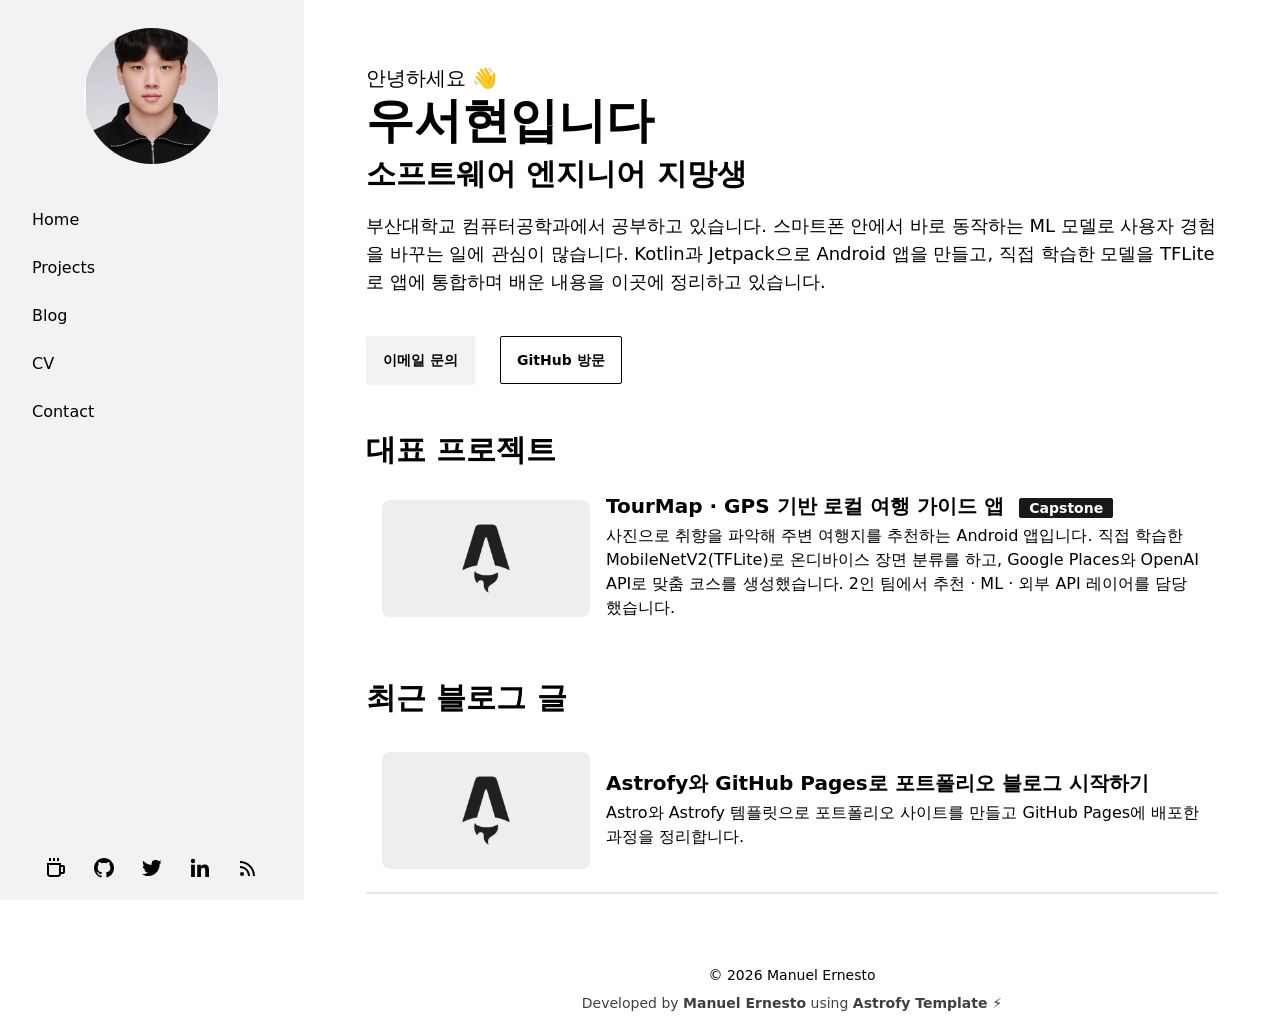
<file: index.html>
<!DOCTYPE html><html lang="en" data-theme="lofi"> <head><!-- Global Metadata --><meta charset="utf-8"><meta name="viewport" content="width=device-width,initial-scale=1"><link rel="icon" type="image/svg+xml" href="/favicon.svg"><meta name="generator" content="Astro v4.16.19"><!-- Primary Meta Tags --><title>우서현 | 소프트웨어 엔지니어 포트폴리오</title><meta name="title" content="우서현 | 소프트웨어 엔지니어 포트폴리오"><meta name="description" content="우서현의 자기소개서, 이력서(CV), 프로젝트 포트폴리오 및 기술 블로그입니다."><!-- Open Graph / Facebook --><meta property="og:type" content="website"><meta property="og:url" content="https://woosh1127.github.io/"><meta property="og:title" content="우서현 | 소프트웨어 엔지니어 포트폴리오"><meta property="og:description" content="우서현의 자기소개서, 이력서(CV), 프로젝트 포트폴리오 및 기술 블로그입니다."><meta property="og:image" content="https://woosh1127.github.io/social_img.webp"><!-- Twitter --><meta property="twitter:card" content="summary_large_image"><meta property="twitter:url" content="https://woosh1127.github.io/"><meta property="twitter:title" content="우서현 | 소프트웨어 엔지니어 포트폴리오"><meta property="twitter:description" content="우서현의 자기소개서, 이력서(CV), 프로젝트 포트폴리오 및 기술 블로그입니다."><meta property="twitter:image" content="https://woosh1127.github.io/social_img.webp"><meta name="astro-view-transitions-enabled" content="true"><meta name="astro-view-transitions-fallback" content="animate"><link rel="stylesheet" href="/_astro/_page_.CfmR9Rvj.css">
<style>.time-line-container>div:last-child .education__time>.education__line{display:none}.astro-route-announcer{position:absolute;left:0;top:0;clip:rect(0 0 0 0);clip-path:inset(50%);overflow:hidden;white-space:nowrap;width:1px;height:1px}
</style><script type="module" src="/_astro/hoisted.CCwx9WFb.js"></script></head> <body> <div class="bg-base-100 drawer lg:drawer-open"> <input id="my-drawer" type="checkbox" class="drawer-toggle"> <div class="drawer-content bg-base-100"> <div class="sticky lg:hidden top-0 z-30 flex h-16 w-full justify-center bg-opacity-90 backdrop-blur transition-all duration-100 bg-base-100 text-base-content shadow-sm"> <div class="navbar"> <div class="navbar-start"> <label for="my-drawer" class="btn btn-square btn-ghost"> <svg xmlns="http://www.w3.org/2000/svg" fill="none" viewBox="0 0 24 24" class="inline-block w-5 h-5 stroke-current"><path stroke-linecap="round" stroke-linejoin="round" stroke-width="2" d="M4 6h16M4 12h16M4 18h16"></path> </svg> </label> </div> <div class="navbar-center"> <a class="btn btn-ghost normal-case text-xl" href="/">Manuel Ernesto ⚡️</a> </div> <div class="navbar-end"></div> </div> </div> <div class="md:flex md:justify-center"> <main class="p-6 pt-10 lg:max-w-[900px] max-w-[100vw]">  <div class="pb-12 mt-5"> <div class="text-xl py-1">안녕하세요 👋</div> <div class="text-5xl font-bold">우서현입니다</div> <div class="text-3xl py-3 font-bold">소프트웨어 엔지니어 지망생</div> <div class="py-2"> <text class="text-lg">
부산대학교 컴퓨터공학과에서 공부하고 있습니다.
        스마트폰 안에서 바로 동작하는 ML 모델로 사용자 경험을 바꾸는 일에 관심이 많습니다.
        Kotlin과 Jetpack으로 Android 앱을 만들고, 직접 학습한 모델을 TFLite로 앱에 통합하며 배운 내용을 이곳에 정리하고 있습니다.
</text> </div> <div class="mt-8"> <a class="btn" href="mailto:woosh1127@gmail.com" target="_blank">이메일 문의</a> <a href="https://github.com/woosh1127" target="_blank" class="btn btn-outline ml-5">
GitHub 방문
</a> </div> </div> <div> <div class="text-3xl w-full font-bold mb-2">대표 프로젝트</div> </div> <div class="rounded-lg bg-base-100 hover:shadow-xl transition ease-in-out hover:scale-[102%]"> <a href="/projects" target="_blank"> <div class="hero-content flex-col md:flex-row"> <img src="/post_img.webp" alt="TourMap · GPS 기반 로컬 여행 가이드 앱" class="max-w-full md:max-w-[13rem] rounded-lg" width="750" height="422" loading="lazy" decoding="async"> <div class="grow w-full"> <h1 class="text-xl font-bold"> TourMap · GPS 기반 로컬 여행 가이드 앱 <div class="badge badge-secondary mx-2">Capstone</div> </h1> <p class="py-1 text-1xl">사진으로 취향을 파악해 주변 여행지를 추천하는 Android 앱입니다. 직접 학습한 MobileNetV2(TFLite)로 온디바이스 장면 분류를 하고, Google Places와 OpenAI API로 맞춤 코스를 생성했습니다. 2인 팀에서 추천 · ML · 외부 API 레이어를 담당했습니다.</p> <div class="card-actions justify-end">  </div> </div> </div> </a> </div> <div> <div class="text-3xl w-full font-bold mb-5 mt-10">최근 블로그 글</div> </div>  <div class="rounded-lg bg-base-100 hover:shadow-xl transition ease-in-out hover:scale-[102%]"> <a href="/blog/astrofy-github-pages" target="_self"> <div class="hero-content flex-col md:flex-row"> <img src="/post_img.webp" alt="Astrofy와 GitHub Pages로 포트폴리오 블로그 시작하기" class="max-w-full md:max-w-[13rem] rounded-lg" width="750" height="422" loading="lazy" decoding="async"> <div class="grow w-full"> <h1 class="text-xl font-bold"> Astrofy와 GitHub Pages로 포트폴리오 블로그 시작하기  </h1> <p class="py-1 text-1xl">Astro와 Astrofy 템플릿으로 포트폴리오 사이트를 만들고 GitHub Pages에 배포한 과정을 정리합니다.</p> <div class="card-actions justify-end">  </div> </div> </div> </a> </div> <div class="divider my-0"></div>  </main> </div> <footer class="footer footer-center block mb-5 pt-10"> <div class="pb-2">
&copy; 2026 Manuel Ernesto
</div> <div class="inline opacity-75">
Developed by <a href="https://manuelernestog.github.io" target="_blank" class="font-bold">Manuel Ernesto</a> using
<!-- Thanks for using this template. You can keep this line to support my work :) --> <a href="https://astrofy-template.netlify.app/" target="_blank" class="font-bold">Astrofy Template ⚡️</a> </div> </footer>  </div> <div class="drawer-side z-40"> <label for="my-drawer" class="drawer-overlay"></label> <aside class="px-2 pt-2 h-auto min-h-full w-[19rem] bg-base-200 text-base-content flex flex-col"> <div class="w-fit mx-auto mt-5 mb-6"> <a href="/"> <div class="avatar transition ease-in-out hover:scale-[102%] block m-auto"> <div class="w-[8.5rem]"> <img src="/profile.webp" class="mask mask-circle" alt="Profile image" width="300" height="300" loading="lazy" decoding="async"> </div> </div> </a> </div> <!-- src/components/SideBarMenu.astro --><ul class="menu grow shrink menu-md overflow-y-auto"> <li><a class="py-3 text-base" id="home" href="/">Home</a></li> <li><a class="py-3 text-base" id="projects" href="/projects">Projects</a></li> <li><a class="py-3 text-base" id="blog" href="/blog/">Blog</a></li> <li><a class="py-3 text-base" id="cv" href="/cv">CV</a></li> <li> <a class="py-3 text-base" href="mailto:woosh1127@gmail.com" target="_blank" referrerpolicy="no-referrer-when-downgrade">Contact</a> </li> </ul> <div class="block sticky pointer-events-none bottom-10 bg-base-200 justify-center h-12 [mask-image:linear-gradient(transparent,#000000)]"></div> <div class="social-icons px-4 pb-5 pt-1 flex self-center justify-center sticky bottom-0 bg-base-200"> <a href="https://manuelernestog.github.io/support-my-work/" target="_blank" class="mx-3" aria-label="Support my work" title="Support my work"> <svg xmlns="http://www.w3.org/2000/svg" width="24" height="24" viewBox="0 0 24 24" style="fill: currentColor;transform: ;msFilter:;"><path fill-rule="evenodd" clip-rule="evenodd" d="M5 2h2v3H5zm4 0h2v3H9zm4 0h2v3h-2zm6 7h-2V7H3v11c0 1.654 1.346 3 3 3h8c1.654 0 3-1.346 3-3h2c1.103 0 2-.897 2-2v-5c0-1.103-.897-2-2-2zm-4 9a1 1 0 0 1-1 1H6a1 1 0 0 1-1-1V9h10v9zm2-2v-5h2l.002 5H17z"></path></svg> </a> <a href="https://github.com/manuelernestog" target="_blank" class="mx-3" aria-label="Github" title="Github"> <svg xmlns="http://www.w3.org/2000/svg" width="24" height="24" viewBox="0 0 24 24" style="fill: currentColor;transform: ;msFilter:;"><path fill-rule="evenodd" clip-rule="evenodd" d="M12.026 2c-5.509 0-9.974 4.465-9.974 9.974 0 4.406 2.857 8.145 6.821 9.465.499.09.679-.217.679-.481 0-.237-.008-.865-.011-1.696-2.775.602-3.361-1.338-3.361-1.338-.452-1.152-1.107-1.459-1.107-1.459-.905-.619.069-.605.069-.605 1.002.07 1.527 1.028 1.527 1.028.89 1.524 2.336 1.084 2.902.829.091-.645.351-1.085.635-1.334-2.214-.251-4.542-1.107-4.542-4.93 0-1.087.389-1.979 1.024-2.675-.101-.253-.446-1.268.099-2.64 0 0 .837-.269 2.742 1.021a9.582 9.582 0 0 1 2.496-.336 9.554 9.554 0 0 1 2.496.336c1.906-1.291 2.742-1.021 2.742-1.021.545 1.372.203 2.387.099 2.64.64.696 1.024 1.587 1.024 2.675 0 3.833-2.33 4.675-4.552 4.922.355.308.675.916.675 1.846 0 1.334-.012 2.41-.012 2.737 0 .267.178.577.687.479C19.146 20.115 22 16.379 22 11.974 22 6.465 17.535 2 12.026 2z"></path> </svg> </a> <a href="https://twitter.com/manuelernestog" target="_blank" class="mx-3" aria-label="Twitter" title="Twitter"> <svg xmlns="http://www.w3.org/2000/svg" width="24" height="24" viewBox="0 0 24 24" style="fill: currentColor;transform: ;msFilter:;"><path d="M19.633 7.997c.013.175.013.349.013.523 0 5.325-4.053 11.461-11.46 11.461-2.282 0-4.402-.661-6.186-1.809.324.037.636.05.973.05a8.07 8.07 0 0 0 5.001-1.721 4.036 4.036 0 0 1-3.767-2.793c.249.037.499.062.761.062.361 0 .724-.05 1.061-.137a4.027 4.027 0 0 1-3.23-3.953v-.05c.537.299 1.16.486 1.82.511a4.022 4.022 0 0 1-1.796-3.354c0-.748.199-1.434.548-2.032a11.457 11.457 0 0 0 8.306 4.215c-.062-.3-.1-.611-.1-.923a4.026 4.026 0 0 1 4.028-4.028c1.16 0 2.207.486 2.943 1.272a7.957 7.957 0 0 0 2.556-.973 4.02 4.02 0 0 1-1.771 2.22 8.073 8.073 0 0 0 2.319-.624 8.645 8.645 0 0 1-2.019 2.083z"></path> </svg> </a> <a href="https://www.linkedin.com/in/manuelernestogr" target="_blank" class="mx-3" aria-label="Linkedin" title="Linkedin"> <svg xmlns="http://www.w3.org/2000/svg" width="24" height="24" viewBox="0 0 24 24" style="fill: currentColor;transform: ;msFilter:;"><circle cx="4.983" cy="5.009" r="2.188"></circle><path d="M9.237 8.855v12.139h3.769v-6.003c0-1.584.298-3.118 2.262-3.118 1.937 0 1.961 1.811 1.961 3.218v5.904H21v-6.657c0-3.27-.704-5.783-4.526-5.783-1.835 0-3.065 1.007-3.568 1.96h-.051v-1.66H9.237zm-6.142 0H6.87v12.139H3.095z"></path> </svg> </a> <a href="/rss.xml" target="_blank" class="mx-3" aria-label="RSS Feed" title="RSS Feed"> <svg xmlns="http://www.w3.org/2000/svg" width="24" height="24" viewBox="0 0 24 24" style="fill: currentColor;transform: ;msFilter:;"><path d="M19 20.001C19 11.729 12.271 5 4 5v2c7.168 0 13 5.832 13 13.001h2z"></path><path d="M12 20.001h2C14 14.486 9.514 10 4 10v2c4.411 0 8 3.589 8 8.001z"></path><circle cx="6" cy="18" r="2"></circle> </svg> </a> </div> </aside> </div> </div> </body></html>
</file>
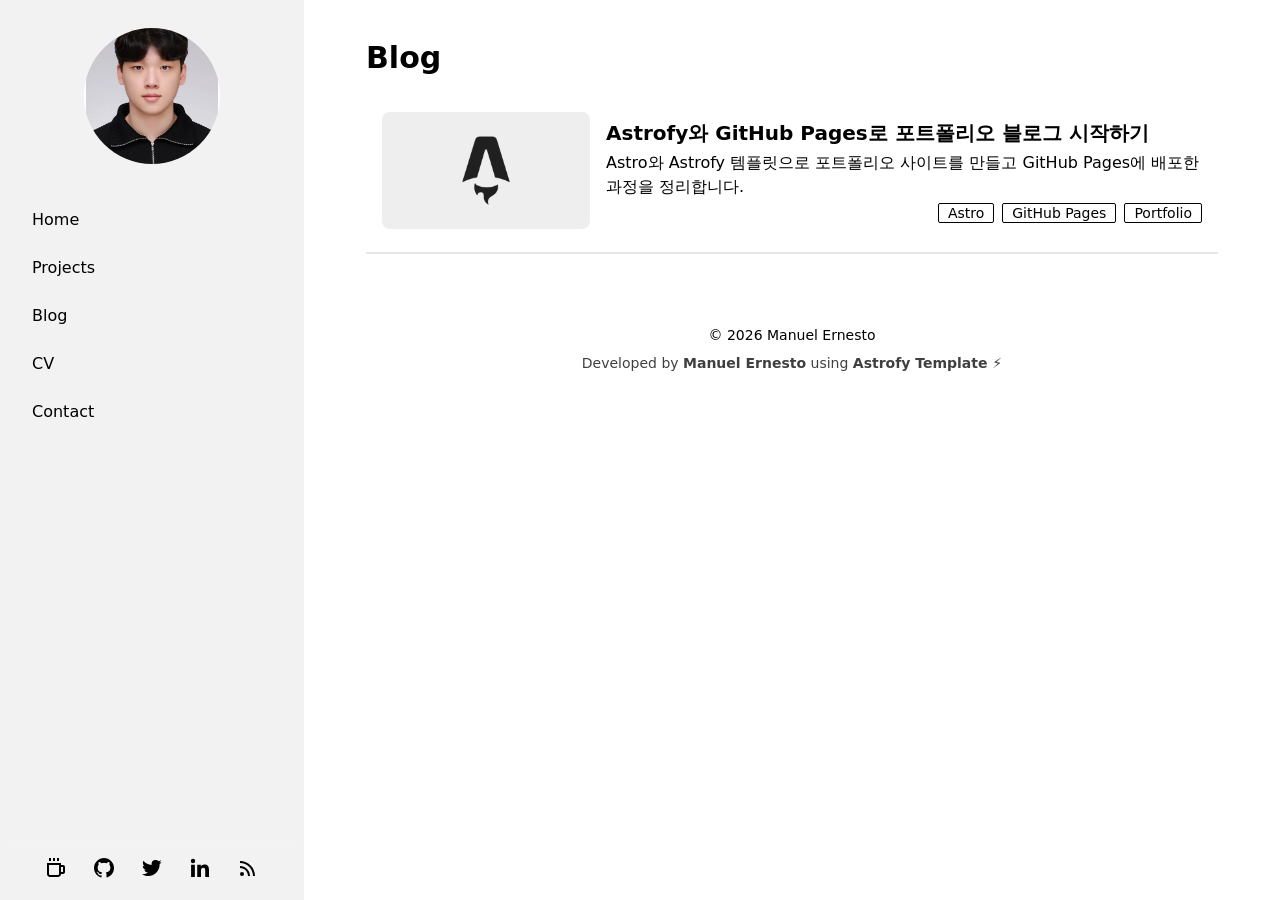
<file: blog/index.html>
<!DOCTYPE html><html lang="en" data-theme="lofi"> <head><!-- Global Metadata --><meta charset="utf-8"><meta name="viewport" content="width=device-width,initial-scale=1"><link rel="icon" type="image/svg+xml" href="/favicon.svg"><meta name="generator" content="Astro v4.16.19"><!-- Primary Meta Tags --><title>Blog</title><meta name="title" content="Blog"><meta name="description" content="우서현의 자기소개서, 이력서(CV), 프로젝트 포트폴리오 및 기술 블로그입니다."><!-- Open Graph / Facebook --><meta property="og:type" content="website"><meta property="og:url" content="https://woosh1127.github.io/blog/"><meta property="og:title" content="Blog"><meta property="og:description" content="우서현의 자기소개서, 이력서(CV), 프로젝트 포트폴리오 및 기술 블로그입니다."><meta property="og:image" content="https://woosh1127.github.io/social_img.webp"><!-- Twitter --><meta property="twitter:card" content="summary_large_image"><meta property="twitter:url" content="https://woosh1127.github.io/blog/"><meta property="twitter:title" content="Blog"><meta property="twitter:description" content="우서현의 자기소개서, 이력서(CV), 프로젝트 포트폴리오 및 기술 블로그입니다."><meta property="twitter:image" content="https://woosh1127.github.io/social_img.webp"><meta name="astro-view-transitions-enabled" content="true"><meta name="astro-view-transitions-fallback" content="animate"><link rel="stylesheet" href="/_astro/_page_.CfmR9Rvj.css">
<style>.time-line-container>div:last-child .education__time>.education__line{display:none}.astro-route-announcer{position:absolute;left:0;top:0;clip:rect(0 0 0 0);clip-path:inset(50%);overflow:hidden;white-space:nowrap;width:1px;height:1px}
</style><script type="module" src="/_astro/hoisted.CCwx9WFb.js"></script></head> <body> <div class="bg-base-100 drawer lg:drawer-open"> <input id="my-drawer" type="checkbox" class="drawer-toggle"> <div class="drawer-content bg-base-100"> <div class="sticky lg:hidden top-0 z-30 flex h-16 w-full justify-center bg-opacity-90 backdrop-blur transition-all duration-100 bg-base-100 text-base-content shadow-sm"> <div class="navbar"> <div class="navbar-start"> <label for="my-drawer" class="btn btn-square btn-ghost"> <svg xmlns="http://www.w3.org/2000/svg" fill="none" viewBox="0 0 24 24" class="inline-block w-5 h-5 stroke-current"><path stroke-linecap="round" stroke-linejoin="round" stroke-width="2" d="M4 6h16M4 12h16M4 18h16"></path> </svg> </label> </div> <div class="navbar-center"> <a class="btn btn-ghost normal-case text-xl" href="/">Manuel Ernesto ⚡️</a> </div> <div class="navbar-end"></div> </div> </div> <div class="md:flex md:justify-center"> <main class="p-6 pt-10 lg:max-w-[900px] max-w-[100vw]">  <div class="mb-5"> <div class="text-3xl w-full font-bold">Blog</div> </div> <ul>  <div class="rounded-lg bg-base-100 hover:shadow-xl transition ease-in-out hover:scale-[102%]"> <a href="/blog/astrofy-github-pages" target="_self"> <div class="hero-content flex-col md:flex-row"> <img src="/post_img.webp" alt="Astrofy와 GitHub Pages로 포트폴리오 블로그 시작하기" class="max-w-full md:max-w-[13rem] rounded-lg" width="750" height="422" loading="lazy" decoding="async"> <div class="grow w-full"> <h1 class="text-xl font-bold"> Astrofy와 GitHub Pages로 포트폴리오 블로그 시작하기  </h1> <p class="py-1 text-1xl">Astro와 Astrofy 템플릿으로 포트폴리오 사이트를 만들고 GitHub Pages에 배포한 과정을 정리합니다.</p> <div class="card-actions justify-end"> <a href="/blog/tag/Astro" class="badge badge-outline"> Astro </a><a href="/blog/tag/GitHub Pages" class="badge badge-outline"> GitHub Pages </a><a href="/blog/tag/Portfolio" class="badge badge-outline"> Portfolio </a> </div> </div> </div> </a> </div> <div class="divider my-0"></div>  </ul><div class="flex justify-between"> <div></div> <div></div> </div>  </main> </div> <footer class="footer footer-center block mb-5 pt-10"> <div class="pb-2">
&copy; 2026 Manuel Ernesto
</div> <div class="inline opacity-75">
Developed by <a href="https://manuelernestog.github.io" target="_blank" class="font-bold">Manuel Ernesto</a> using
<!-- Thanks for using this template. You can keep this line to support my work :) --> <a href="https://astrofy-template.netlify.app/" target="_blank" class="font-bold">Astrofy Template ⚡️</a> </div> </footer>  </div> <div class="drawer-side z-40"> <label for="my-drawer" class="drawer-overlay"></label> <aside class="px-2 pt-2 h-auto min-h-full w-[19rem] bg-base-200 text-base-content flex flex-col"> <div class="w-fit mx-auto mt-5 mb-6"> <a href="/"> <div class="avatar transition ease-in-out hover:scale-[102%] block m-auto"> <div class="w-[8.5rem]"> <img src="/profile.webp" class="mask mask-circle" alt="Profile image" width="300" height="300" loading="lazy" decoding="async"> </div> </div> </a> </div> <!-- src/components/SideBarMenu.astro --><ul class="menu grow shrink menu-md overflow-y-auto"> <li><a class="py-3 text-base" id="home" href="/">Home</a></li> <li><a class="py-3 text-base" id="projects" href="/projects">Projects</a></li> <li><a class="py-3 text-base" id="blog" href="/blog/">Blog</a></li> <li><a class="py-3 text-base" id="cv" href="/cv">CV</a></li> <li> <a class="py-3 text-base" href="mailto:woosh1127@gmail.com" target="_blank" referrerpolicy="no-referrer-when-downgrade">Contact</a> </li> </ul> <div class="block sticky pointer-events-none bottom-10 bg-base-200 justify-center h-12 [mask-image:linear-gradient(transparent,#000000)]"></div> <div class="social-icons px-4 pb-5 pt-1 flex self-center justify-center sticky bottom-0 bg-base-200"> <a href="https://manuelernestog.github.io/support-my-work/" target="_blank" class="mx-3" aria-label="Support my work" title="Support my work"> <svg xmlns="http://www.w3.org/2000/svg" width="24" height="24" viewBox="0 0 24 24" style="fill: currentColor;transform: ;msFilter:;"><path fill-rule="evenodd" clip-rule="evenodd" d="M5 2h2v3H5zm4 0h2v3H9zm4 0h2v3h-2zm6 7h-2V7H3v11c0 1.654 1.346 3 3 3h8c1.654 0 3-1.346 3-3h2c1.103 0 2-.897 2-2v-5c0-1.103-.897-2-2-2zm-4 9a1 1 0 0 1-1 1H6a1 1 0 0 1-1-1V9h10v9zm2-2v-5h2l.002 5H17z"></path></svg> </a> <a href="https://github.com/manuelernestog" target="_blank" class="mx-3" aria-label="Github" title="Github"> <svg xmlns="http://www.w3.org/2000/svg" width="24" height="24" viewBox="0 0 24 24" style="fill: currentColor;transform: ;msFilter:;"><path fill-rule="evenodd" clip-rule="evenodd" d="M12.026 2c-5.509 0-9.974 4.465-9.974 9.974 0 4.406 2.857 8.145 6.821 9.465.499.09.679-.217.679-.481 0-.237-.008-.865-.011-1.696-2.775.602-3.361-1.338-3.361-1.338-.452-1.152-1.107-1.459-1.107-1.459-.905-.619.069-.605.069-.605 1.002.07 1.527 1.028 1.527 1.028.89 1.524 2.336 1.084 2.902.829.091-.645.351-1.085.635-1.334-2.214-.251-4.542-1.107-4.542-4.93 0-1.087.389-1.979 1.024-2.675-.101-.253-.446-1.268.099-2.64 0 0 .837-.269 2.742 1.021a9.582 9.582 0 0 1 2.496-.336 9.554 9.554 0 0 1 2.496.336c1.906-1.291 2.742-1.021 2.742-1.021.545 1.372.203 2.387.099 2.64.64.696 1.024 1.587 1.024 2.675 0 3.833-2.33 4.675-4.552 4.922.355.308.675.916.675 1.846 0 1.334-.012 2.41-.012 2.737 0 .267.178.577.687.479C19.146 20.115 22 16.379 22 11.974 22 6.465 17.535 2 12.026 2z"></path> </svg> </a> <a href="https://twitter.com/manuelernestog" target="_blank" class="mx-3" aria-label="Twitter" title="Twitter"> <svg xmlns="http://www.w3.org/2000/svg" width="24" height="24" viewBox="0 0 24 24" style="fill: currentColor;transform: ;msFilter:;"><path d="M19.633 7.997c.013.175.013.349.013.523 0 5.325-4.053 11.461-11.46 11.461-2.282 0-4.402-.661-6.186-1.809.324.037.636.05.973.05a8.07 8.07 0 0 0 5.001-1.721 4.036 4.036 0 0 1-3.767-2.793c.249.037.499.062.761.062.361 0 .724-.05 1.061-.137a4.027 4.027 0 0 1-3.23-3.953v-.05c.537.299 1.16.486 1.82.511a4.022 4.022 0 0 1-1.796-3.354c0-.748.199-1.434.548-2.032a11.457 11.457 0 0 0 8.306 4.215c-.062-.3-.1-.611-.1-.923a4.026 4.026 0 0 1 4.028-4.028c1.16 0 2.207.486 2.943 1.272a7.957 7.957 0 0 0 2.556-.973 4.02 4.02 0 0 1-1.771 2.22 8.073 8.073 0 0 0 2.319-.624 8.645 8.645 0 0 1-2.019 2.083z"></path> </svg> </a> <a href="https://www.linkedin.com/in/manuelernestogr" target="_blank" class="mx-3" aria-label="Linkedin" title="Linkedin"> <svg xmlns="http://www.w3.org/2000/svg" width="24" height="24" viewBox="0 0 24 24" style="fill: currentColor;transform: ;msFilter:;"><circle cx="4.983" cy="5.009" r="2.188"></circle><path d="M9.237 8.855v12.139h3.769v-6.003c0-1.584.298-3.118 2.262-3.118 1.937 0 1.961 1.811 1.961 3.218v5.904H21v-6.657c0-3.27-.704-5.783-4.526-5.783-1.835 0-3.065 1.007-3.568 1.96h-.051v-1.66H9.237zm-6.142 0H6.87v12.139H3.095z"></path> </svg> </a> <a href="/rss.xml" target="_blank" class="mx-3" aria-label="RSS Feed" title="RSS Feed"> <svg xmlns="http://www.w3.org/2000/svg" width="24" height="24" viewBox="0 0 24 24" style="fill: currentColor;transform: ;msFilter:;"><path d="M19 20.001C19 11.729 12.271 5 4 5v2c7.168 0 13 5.832 13 13.001h2z"></path><path d="M12 20.001h2C14 14.486 9.514 10 4 10v2c4.411 0 8 3.589 8 8.001z"></path><circle cx="6" cy="18" r="2"></circle> </svg> </a> </div> </aside> </div> </div> </body></html>
</file>
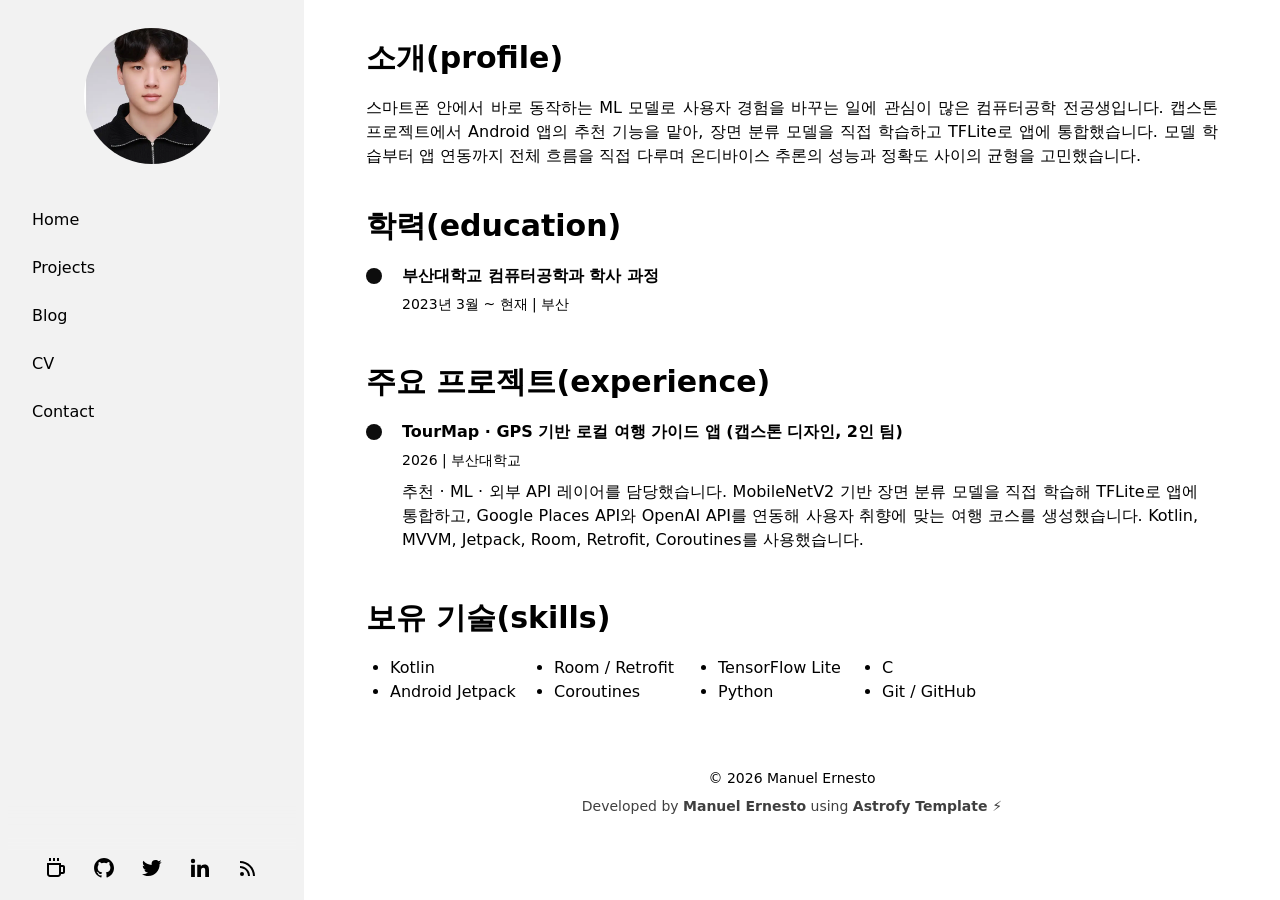
<file: cv/index.html>
<!DOCTYPE html><html lang="en" data-theme="lofi"> <head><!-- Global Metadata --><meta charset="utf-8"><meta name="viewport" content="width=device-width,initial-scale=1"><link rel="icon" type="image/svg+xml" href="/favicon.svg"><meta name="generator" content="Astro v4.16.19"><!-- Primary Meta Tags --><title>이력서(CV)</title><meta name="title" content="이력서(CV)"><meta name="description" content="우서현의 자기소개서, 이력서(CV), 프로젝트 포트폴리오 및 기술 블로그입니다."><!-- Open Graph / Facebook --><meta property="og:type" content="website"><meta property="og:url" content="https://woosh1127.github.io/cv/"><meta property="og:title" content="이력서(CV)"><meta property="og:description" content="우서현의 자기소개서, 이력서(CV), 프로젝트 포트폴리오 및 기술 블로그입니다."><meta property="og:image" content="https://woosh1127.github.io/social_img.webp"><!-- Twitter --><meta property="twitter:card" content="summary_large_image"><meta property="twitter:url" content="https://woosh1127.github.io/cv/"><meta property="twitter:title" content="이력서(CV)"><meta property="twitter:description" content="우서현의 자기소개서, 이력서(CV), 프로젝트 포트폴리오 및 기술 블로그입니다."><meta property="twitter:image" content="https://woosh1127.github.io/social_img.webp"><meta name="astro-view-transitions-enabled" content="true"><meta name="astro-view-transitions-fallback" content="animate"><link rel="stylesheet" href="/_astro/_page_.CfmR9Rvj.css">
<style>.time-line-container>div:last-child .education__time>.education__line{display:none}.astro-route-announcer{position:absolute;left:0;top:0;clip:rect(0 0 0 0);clip-path:inset(50%);overflow:hidden;white-space:nowrap;width:1px;height:1px}
</style><script type="module" src="/_astro/hoisted.CCwx9WFb.js"></script></head> <body> <div class="bg-base-100 drawer lg:drawer-open"> <input id="my-drawer" type="checkbox" class="drawer-toggle"> <div class="drawer-content bg-base-100"> <div class="sticky lg:hidden top-0 z-30 flex h-16 w-full justify-center bg-opacity-90 backdrop-blur transition-all duration-100 bg-base-100 text-base-content shadow-sm"> <div class="navbar"> <div class="navbar-start"> <label for="my-drawer" class="btn btn-square btn-ghost"> <svg xmlns="http://www.w3.org/2000/svg" fill="none" viewBox="0 0 24 24" class="inline-block w-5 h-5 stroke-current"><path stroke-linecap="round" stroke-linejoin="round" stroke-width="2" d="M4 6h16M4 12h16M4 18h16"></path> </svg> </label> </div> <div class="navbar-center"> <a class="btn btn-ghost normal-case text-xl" href="/">Manuel Ernesto ⚡️</a> </div> <div class="navbar-end"></div> </div> </div> <div class="md:flex md:justify-center"> <main class="p-6 pt-10 lg:max-w-[900px] max-w-[100vw]">  <div class="mb-5"> <div class="text-3xl w-full font-bold">소개(profile)</div> </div> <div class="mb-10 text-justify">
스마트폰 안에서 바로 동작하는 ML 모델로 사용자 경험을 바꾸는 일에 관심이 많은 컴퓨터공학 전공생입니다.
    캡스톤 프로젝트에서 Android 앱의 추천 기능을 맡아, 장면 분류 모델을 직접 학습하고 TFLite로 앱에 통합했습니다.
    모델 학습부터 앱 연동까지 전체 흐름을 직접 다루며 온디바이스 추론의 성능과 정확도 사이의 균형을 고민했습니다.
</div> <div class="mb-5"> <div class="text-3xl w-full font-bold">학력(education)</div> </div> <div class="time-line-container grid gap-4 mb-10"> <div class="flex"> <div class="education__time"> <span class="w-4 h-4 bg-primary block rounded-full mt-1"></span> <span class="education__line bg-primary block h-full w-[2px] translate-x-[7px]"></span> </div> <div class="experience__data bd-grid px-5"> <h3 class="font-semibold mb-1">부산대학교 컴퓨터공학과 학사 과정</h3> <span class="font-light text-sm">2023년 3월 ~ 현재 | 부산</span> <p class="my-2 text-justify">  </p> </div> </div> </div> <div class="mb-5"> <div class="text-3xl w-full font-bold">주요 프로젝트(experience)</div> </div> <div class="time-line-container mb-10"> <div class="flex"> <div class="education__time"> <span class="w-4 h-4 bg-primary block rounded-full mt-1"></span> <span class="education__line bg-primary block h-full w-[2px] translate-x-[7px]"></span> </div> <div class="experience__data bd-grid px-5"> <h3 class="font-semibold mb-1">TourMap · GPS 기반 로컬 여행 가이드 앱 (캡스톤 디자인, 2인 팀)</h3> <span class="font-light text-sm">2026 | 부산대학교</span> <p class="my-2 text-justify"> 
추천 · ML · 외부 API 레이어를 담당했습니다. MobileNetV2 기반 장면 분류 모델을 직접 학습해 TFLite로 앱에 통합하고,
      Google Places API와 OpenAI API를 연동해 사용자 취향에 맞는 여행 코스를 생성했습니다.
      Kotlin, MVVM, Jetpack, Room, Retrofit, Coroutines를 사용했습니다.
 </p> </div> </div> </div> <div class="mb-5"> <div class="text-3xl w-full font-bold">보유 기술(skills)</div> </div> <ul class="list-disc md:columns-5 columns-2 mx-6"> <li>Kotlin</li> <li>Android Jetpack</li> <li>Room / Retrofit</li> <li>Coroutines</li> <li>TensorFlow Lite</li> <li>Python</li> <li>C</li> <li>Git / GitHub</li> </ul>  </main> </div> <footer class="footer footer-center block mb-5 pt-10"> <div class="pb-2">
&copy; 2026 Manuel Ernesto
</div> <div class="inline opacity-75">
Developed by <a href="https://manuelernestog.github.io" target="_blank" class="font-bold">Manuel Ernesto</a> using
<!-- Thanks for using this template. You can keep this line to support my work :) --> <a href="https://astrofy-template.netlify.app/" target="_blank" class="font-bold">Astrofy Template ⚡️</a> </div> </footer>  </div> <div class="drawer-side z-40"> <label for="my-drawer" class="drawer-overlay"></label> <aside class="px-2 pt-2 h-auto min-h-full w-[19rem] bg-base-200 text-base-content flex flex-col"> <div class="w-fit mx-auto mt-5 mb-6"> <a href="/"> <div class="avatar transition ease-in-out hover:scale-[102%] block m-auto"> <div class="w-[8.5rem]"> <img src="/profile.webp" class="mask mask-circle" alt="Profile image" width="300" height="300" loading="lazy" decoding="async"> </div> </div> </a> </div> <!-- src/components/SideBarMenu.astro --><ul class="menu grow shrink menu-md overflow-y-auto"> <li><a class="py-3 text-base" id="home" href="/">Home</a></li> <li><a class="py-3 text-base" id="projects" href="/projects">Projects</a></li> <li><a class="py-3 text-base" id="blog" href="/blog/">Blog</a></li> <li><a class="py-3 text-base" id="cv" href="/cv">CV</a></li> <li> <a class="py-3 text-base" href="mailto:woosh1127@gmail.com" target="_blank" referrerpolicy="no-referrer-when-downgrade">Contact</a> </li> </ul> <div class="block sticky pointer-events-none bottom-10 bg-base-200 justify-center h-12 [mask-image:linear-gradient(transparent,#000000)]"></div> <div class="social-icons px-4 pb-5 pt-1 flex self-center justify-center sticky bottom-0 bg-base-200"> <a href="https://manuelernestog.github.io/support-my-work/" target="_blank" class="mx-3" aria-label="Support my work" title="Support my work"> <svg xmlns="http://www.w3.org/2000/svg" width="24" height="24" viewBox="0 0 24 24" style="fill: currentColor;transform: ;msFilter:;"><path fill-rule="evenodd" clip-rule="evenodd" d="M5 2h2v3H5zm4 0h2v3H9zm4 0h2v3h-2zm6 7h-2V7H3v11c0 1.654 1.346 3 3 3h8c1.654 0 3-1.346 3-3h2c1.103 0 2-.897 2-2v-5c0-1.103-.897-2-2-2zm-4 9a1 1 0 0 1-1 1H6a1 1 0 0 1-1-1V9h10v9zm2-2v-5h2l.002 5H17z"></path></svg> </a> <a href="https://github.com/manuelernestog" target="_blank" class="mx-3" aria-label="Github" title="Github"> <svg xmlns="http://www.w3.org/2000/svg" width="24" height="24" viewBox="0 0 24 24" style="fill: currentColor;transform: ;msFilter:;"><path fill-rule="evenodd" clip-rule="evenodd" d="M12.026 2c-5.509 0-9.974 4.465-9.974 9.974 0 4.406 2.857 8.145 6.821 9.465.499.09.679-.217.679-.481 0-.237-.008-.865-.011-1.696-2.775.602-3.361-1.338-3.361-1.338-.452-1.152-1.107-1.459-1.107-1.459-.905-.619.069-.605.069-.605 1.002.07 1.527 1.028 1.527 1.028.89 1.524 2.336 1.084 2.902.829.091-.645.351-1.085.635-1.334-2.214-.251-4.542-1.107-4.542-4.93 0-1.087.389-1.979 1.024-2.675-.101-.253-.446-1.268.099-2.64 0 0 .837-.269 2.742 1.021a9.582 9.582 0 0 1 2.496-.336 9.554 9.554 0 0 1 2.496.336c1.906-1.291 2.742-1.021 2.742-1.021.545 1.372.203 2.387.099 2.64.64.696 1.024 1.587 1.024 2.675 0 3.833-2.33 4.675-4.552 4.922.355.308.675.916.675 1.846 0 1.334-.012 2.41-.012 2.737 0 .267.178.577.687.479C19.146 20.115 22 16.379 22 11.974 22 6.465 17.535 2 12.026 2z"></path> </svg> </a> <a href="https://twitter.com/manuelernestog" target="_blank" class="mx-3" aria-label="Twitter" title="Twitter"> <svg xmlns="http://www.w3.org/2000/svg" width="24" height="24" viewBox="0 0 24 24" style="fill: currentColor;transform: ;msFilter:;"><path d="M19.633 7.997c.013.175.013.349.013.523 0 5.325-4.053 11.461-11.46 11.461-2.282 0-4.402-.661-6.186-1.809.324.037.636.05.973.05a8.07 8.07 0 0 0 5.001-1.721 4.036 4.036 0 0 1-3.767-2.793c.249.037.499.062.761.062.361 0 .724-.05 1.061-.137a4.027 4.027 0 0 1-3.23-3.953v-.05c.537.299 1.16.486 1.82.511a4.022 4.022 0 0 1-1.796-3.354c0-.748.199-1.434.548-2.032a11.457 11.457 0 0 0 8.306 4.215c-.062-.3-.1-.611-.1-.923a4.026 4.026 0 0 1 4.028-4.028c1.16 0 2.207.486 2.943 1.272a7.957 7.957 0 0 0 2.556-.973 4.02 4.02 0 0 1-1.771 2.22 8.073 8.073 0 0 0 2.319-.624 8.645 8.645 0 0 1-2.019 2.083z"></path> </svg> </a> <a href="https://www.linkedin.com/in/manuelernestogr" target="_blank" class="mx-3" aria-label="Linkedin" title="Linkedin"> <svg xmlns="http://www.w3.org/2000/svg" width="24" height="24" viewBox="0 0 24 24" style="fill: currentColor;transform: ;msFilter:;"><circle cx="4.983" cy="5.009" r="2.188"></circle><path d="M9.237 8.855v12.139h3.769v-6.003c0-1.584.298-3.118 2.262-3.118 1.937 0 1.961 1.811 1.961 3.218v5.904H21v-6.657c0-3.27-.704-5.783-4.526-5.783-1.835 0-3.065 1.007-3.568 1.96h-.051v-1.66H9.237zm-6.142 0H6.87v12.139H3.095z"></path> </svg> </a> <a href="/rss.xml" target="_blank" class="mx-3" aria-label="RSS Feed" title="RSS Feed"> <svg xmlns="http://www.w3.org/2000/svg" width="24" height="24" viewBox="0 0 24 24" style="fill: currentColor;transform: ;msFilter:;"><path d="M19 20.001C19 11.729 12.271 5 4 5v2c7.168 0 13 5.832 13 13.001h2z"></path><path d="M12 20.001h2C14 14.486 9.514 10 4 10v2c4.411 0 8 3.589 8 8.001z"></path><circle cx="6" cy="18" r="2"></circle> </svg> </a> </div> </aside> </div> </div> </body></html>
</file>
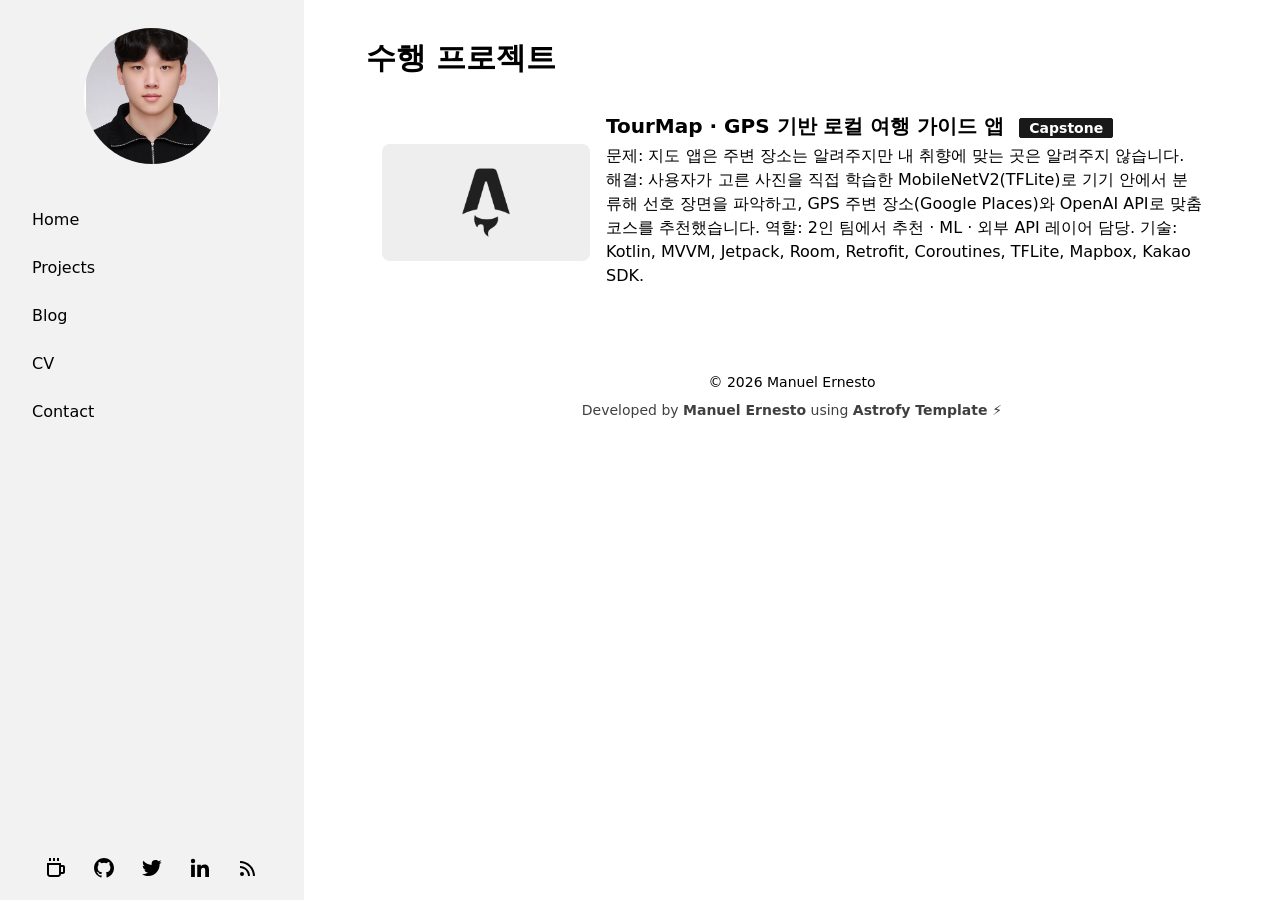
<file: projects/index.html>
<!DOCTYPE html><html lang="en" data-theme="lofi"> <head><!-- Global Metadata --><meta charset="utf-8"><meta name="viewport" content="width=device-width,initial-scale=1"><link rel="icon" type="image/svg+xml" href="/favicon.svg"><meta name="generator" content="Astro v4.16.19"><!-- Primary Meta Tags --><title>프로젝트</title><meta name="title" content="프로젝트"><meta name="description" content="우서현의 자기소개서, 이력서(CV), 프로젝트 포트폴리오 및 기술 블로그입니다."><!-- Open Graph / Facebook --><meta property="og:type" content="website"><meta property="og:url" content="https://woosh1127.github.io/projects/"><meta property="og:title" content="프로젝트"><meta property="og:description" content="우서현의 자기소개서, 이력서(CV), 프로젝트 포트폴리오 및 기술 블로그입니다."><meta property="og:image" content="https://woosh1127.github.io/social_img.webp"><!-- Twitter --><meta property="twitter:card" content="summary_large_image"><meta property="twitter:url" content="https://woosh1127.github.io/projects/"><meta property="twitter:title" content="프로젝트"><meta property="twitter:description" content="우서현의 자기소개서, 이력서(CV), 프로젝트 포트폴리오 및 기술 블로그입니다."><meta property="twitter:image" content="https://woosh1127.github.io/social_img.webp"><meta name="astro-view-transitions-enabled" content="true"><meta name="astro-view-transitions-fallback" content="animate"><link rel="stylesheet" href="/_astro/_page_.CfmR9Rvj.css">
<style>.time-line-container>div:last-child .education__time>.education__line{display:none}.astro-route-announcer{position:absolute;left:0;top:0;clip:rect(0 0 0 0);clip-path:inset(50%);overflow:hidden;white-space:nowrap;width:1px;height:1px}
</style><script type="module" src="/_astro/hoisted.CCwx9WFb.js"></script></head> <body> <div class="bg-base-100 drawer lg:drawer-open"> <input id="my-drawer" type="checkbox" class="drawer-toggle"> <div class="drawer-content bg-base-100"> <div class="sticky lg:hidden top-0 z-30 flex h-16 w-full justify-center bg-opacity-90 backdrop-blur transition-all duration-100 bg-base-100 text-base-content shadow-sm"> <div class="navbar"> <div class="navbar-start"> <label for="my-drawer" class="btn btn-square btn-ghost"> <svg xmlns="http://www.w3.org/2000/svg" fill="none" viewBox="0 0 24 24" class="inline-block w-5 h-5 stroke-current"><path stroke-linecap="round" stroke-linejoin="round" stroke-width="2" d="M4 6h16M4 12h16M4 18h16"></path> </svg> </label> </div> <div class="navbar-center"> <a class="btn btn-ghost normal-case text-xl" href="/">Manuel Ernesto ⚡️</a> </div> <div class="navbar-end"></div> </div> </div> <div class="md:flex md:justify-center"> <main class="p-6 pt-10 lg:max-w-[900px] max-w-[100vw]">  <div> <div class="text-3xl w-full font-bold mb-5">수행 프로젝트</div> </div> <div class="rounded-lg bg-base-100 hover:shadow-xl transition ease-in-out hover:scale-[102%]"> <a href="https://github.com/woosh1127" target="_blank"> <div class="hero-content flex-col md:flex-row"> <img src="/post_img.webp" alt="TourMap · GPS 기반 로컬 여행 가이드 앱" class="max-w-full md:max-w-[13rem] rounded-lg" width="750" height="422" loading="lazy" decoding="async"> <div class="grow w-full"> <h1 class="text-xl font-bold"> TourMap · GPS 기반 로컬 여행 가이드 앱 <div class="badge badge-secondary mx-2">Capstone</div> </h1> <p class="py-1 text-1xl">문제: 지도 앱은 주변 장소는 알려주지만 내 취향에 맞는 곳은 알려주지 않습니다. 해결: 사용자가 고른 사진을 직접 학습한 MobileNetV2(TFLite)로 기기 안에서 분류해 선호 장면을 파악하고, GPS 주변 장소(Google Places)와 OpenAI API로 맞춤 코스를 추천했습니다. 역할: 2인 팀에서 추천 · ML · 외부 API 레이어 담당. 기술: Kotlin, MVVM, Jetpack, Room, Retrofit, Coroutines, TFLite, Mapbox, Kakao SDK.</p> <div class="card-actions justify-end">  </div> </div> </div> </a> </div>  </main> </div> <footer class="footer footer-center block mb-5 pt-10"> <div class="pb-2">
&copy; 2026 Manuel Ernesto
</div> <div class="inline opacity-75">
Developed by <a href="https://manuelernestog.github.io" target="_blank" class="font-bold">Manuel Ernesto</a> using
<!-- Thanks for using this template. You can keep this line to support my work :) --> <a href="https://astrofy-template.netlify.app/" target="_blank" class="font-bold">Astrofy Template ⚡️</a> </div> </footer>  </div> <div class="drawer-side z-40"> <label for="my-drawer" class="drawer-overlay"></label> <aside class="px-2 pt-2 h-auto min-h-full w-[19rem] bg-base-200 text-base-content flex flex-col"> <div class="w-fit mx-auto mt-5 mb-6"> <a href="/"> <div class="avatar transition ease-in-out hover:scale-[102%] block m-auto"> <div class="w-[8.5rem]"> <img src="/profile.webp" class="mask mask-circle" alt="Profile image" width="300" height="300" loading="lazy" decoding="async"> </div> </div> </a> </div> <!-- src/components/SideBarMenu.astro --><ul class="menu grow shrink menu-md overflow-y-auto"> <li><a class="py-3 text-base" id="home" href="/">Home</a></li> <li><a class="py-3 text-base" id="projects" href="/projects">Projects</a></li> <li><a class="py-3 text-base" id="blog" href="/blog/">Blog</a></li> <li><a class="py-3 text-base" id="cv" href="/cv">CV</a></li> <li> <a class="py-3 text-base" href="mailto:woosh1127@gmail.com" target="_blank" referrerpolicy="no-referrer-when-downgrade">Contact</a> </li> </ul> <div class="block sticky pointer-events-none bottom-10 bg-base-200 justify-center h-12 [mask-image:linear-gradient(transparent,#000000)]"></div> <div class="social-icons px-4 pb-5 pt-1 flex self-center justify-center sticky bottom-0 bg-base-200"> <a href="https://manuelernestog.github.io/support-my-work/" target="_blank" class="mx-3" aria-label="Support my work" title="Support my work"> <svg xmlns="http://www.w3.org/2000/svg" width="24" height="24" viewBox="0 0 24 24" style="fill: currentColor;transform: ;msFilter:;"><path fill-rule="evenodd" clip-rule="evenodd" d="M5 2h2v3H5zm4 0h2v3H9zm4 0h2v3h-2zm6 7h-2V7H3v11c0 1.654 1.346 3 3 3h8c1.654 0 3-1.346 3-3h2c1.103 0 2-.897 2-2v-5c0-1.103-.897-2-2-2zm-4 9a1 1 0 0 1-1 1H6a1 1 0 0 1-1-1V9h10v9zm2-2v-5h2l.002 5H17z"></path></svg> </a> <a href="https://github.com/manuelernestog" target="_blank" class="mx-3" aria-label="Github" title="Github"> <svg xmlns="http://www.w3.org/2000/svg" width="24" height="24" viewBox="0 0 24 24" style="fill: currentColor;transform: ;msFilter:;"><path fill-rule="evenodd" clip-rule="evenodd" d="M12.026 2c-5.509 0-9.974 4.465-9.974 9.974 0 4.406 2.857 8.145 6.821 9.465.499.09.679-.217.679-.481 0-.237-.008-.865-.011-1.696-2.775.602-3.361-1.338-3.361-1.338-.452-1.152-1.107-1.459-1.107-1.459-.905-.619.069-.605.069-.605 1.002.07 1.527 1.028 1.527 1.028.89 1.524 2.336 1.084 2.902.829.091-.645.351-1.085.635-1.334-2.214-.251-4.542-1.107-4.542-4.93 0-1.087.389-1.979 1.024-2.675-.101-.253-.446-1.268.099-2.64 0 0 .837-.269 2.742 1.021a9.582 9.582 0 0 1 2.496-.336 9.554 9.554 0 0 1 2.496.336c1.906-1.291 2.742-1.021 2.742-1.021.545 1.372.203 2.387.099 2.64.64.696 1.024 1.587 1.024 2.675 0 3.833-2.33 4.675-4.552 4.922.355.308.675.916.675 1.846 0 1.334-.012 2.41-.012 2.737 0 .267.178.577.687.479C19.146 20.115 22 16.379 22 11.974 22 6.465 17.535 2 12.026 2z"></path> </svg> </a> <a href="https://twitter.com/manuelernestog" target="_blank" class="mx-3" aria-label="Twitter" title="Twitter"> <svg xmlns="http://www.w3.org/2000/svg" width="24" height="24" viewBox="0 0 24 24" style="fill: currentColor;transform: ;msFilter:;"><path d="M19.633 7.997c.013.175.013.349.013.523 0 5.325-4.053 11.461-11.46 11.461-2.282 0-4.402-.661-6.186-1.809.324.037.636.05.973.05a8.07 8.07 0 0 0 5.001-1.721 4.036 4.036 0 0 1-3.767-2.793c.249.037.499.062.761.062.361 0 .724-.05 1.061-.137a4.027 4.027 0 0 1-3.23-3.953v-.05c.537.299 1.16.486 1.82.511a4.022 4.022 0 0 1-1.796-3.354c0-.748.199-1.434.548-2.032a11.457 11.457 0 0 0 8.306 4.215c-.062-.3-.1-.611-.1-.923a4.026 4.026 0 0 1 4.028-4.028c1.16 0 2.207.486 2.943 1.272a7.957 7.957 0 0 0 2.556-.973 4.02 4.02 0 0 1-1.771 2.22 8.073 8.073 0 0 0 2.319-.624 8.645 8.645 0 0 1-2.019 2.083z"></path> </svg> </a> <a href="https://www.linkedin.com/in/manuelernestogr" target="_blank" class="mx-3" aria-label="Linkedin" title="Linkedin"> <svg xmlns="http://www.w3.org/2000/svg" width="24" height="24" viewBox="0 0 24 24" style="fill: currentColor;transform: ;msFilter:;"><circle cx="4.983" cy="5.009" r="2.188"></circle><path d="M9.237 8.855v12.139h3.769v-6.003c0-1.584.298-3.118 2.262-3.118 1.937 0 1.961 1.811 1.961 3.218v5.904H21v-6.657c0-3.27-.704-5.783-4.526-5.783-1.835 0-3.065 1.007-3.568 1.96h-.051v-1.66H9.237zm-6.142 0H6.87v12.139H3.095z"></path> </svg> </a> <a href="/rss.xml" target="_blank" class="mx-3" aria-label="RSS Feed" title="RSS Feed"> <svg xmlns="http://www.w3.org/2000/svg" width="24" height="24" viewBox="0 0 24 24" style="fill: currentColor;transform: ;msFilter:;"><path d="M19 20.001C19 11.729 12.271 5 4 5v2c7.168 0 13 5.832 13 13.001h2z"></path><path d="M12 20.001h2C14 14.486 9.514 10 4 10v2c4.411 0 8 3.589 8 8.001z"></path><circle cx="6" cy="18" r="2"></circle> </svg> </a> </div> </aside> </div> </div> </body></html>
</file>
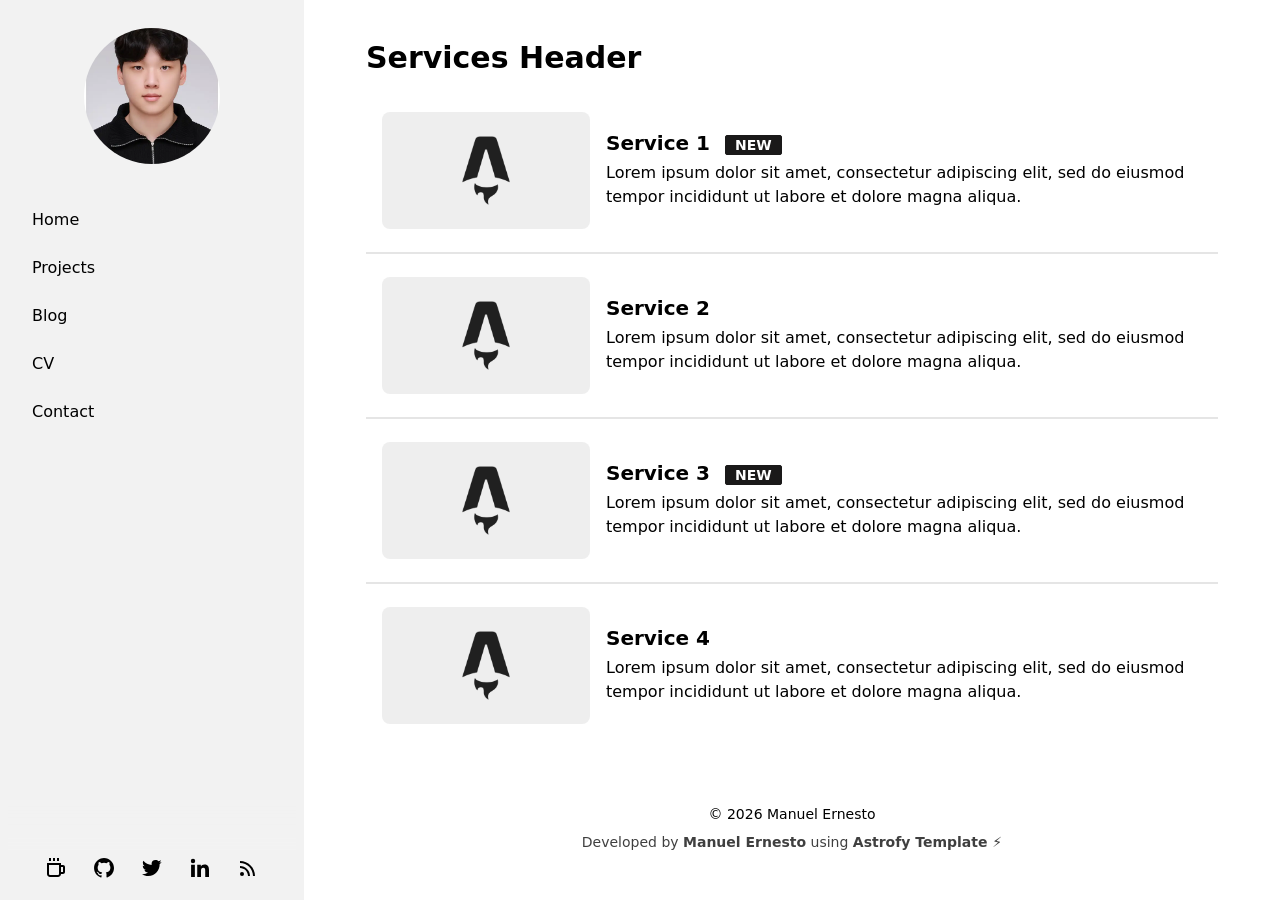
<file: services/index.html>
<!DOCTYPE html><html lang="en" data-theme="lofi"> <head><!-- Global Metadata --><meta charset="utf-8"><meta name="viewport" content="width=device-width,initial-scale=1"><link rel="icon" type="image/svg+xml" href="/favicon.svg"><meta name="generator" content="Astro v4.16.19"><!-- Primary Meta Tags --><title>Projects</title><meta name="title" content="Projects"><meta name="description" content="우서현의 자기소개서, 이력서(CV), 프로젝트 포트폴리오 및 기술 블로그입니다."><!-- Open Graph / Facebook --><meta property="og:type" content="website"><meta property="og:url" content="https://woosh1127.github.io/services/"><meta property="og:title" content="Projects"><meta property="og:description" content="우서현의 자기소개서, 이력서(CV), 프로젝트 포트폴리오 및 기술 블로그입니다."><meta property="og:image" content="https://woosh1127.github.io/social_img.webp"><!-- Twitter --><meta property="twitter:card" content="summary_large_image"><meta property="twitter:url" content="https://woosh1127.github.io/services/"><meta property="twitter:title" content="Projects"><meta property="twitter:description" content="우서현의 자기소개서, 이력서(CV), 프로젝트 포트폴리오 및 기술 블로그입니다."><meta property="twitter:image" content="https://woosh1127.github.io/social_img.webp"><meta name="astro-view-transitions-enabled" content="true"><meta name="astro-view-transitions-fallback" content="animate"><link rel="stylesheet" href="/_astro/_page_.CfmR9Rvj.css">
<style>.time-line-container>div:last-child .education__time>.education__line{display:none}.astro-route-announcer{position:absolute;left:0;top:0;clip:rect(0 0 0 0);clip-path:inset(50%);overflow:hidden;white-space:nowrap;width:1px;height:1px}
</style><script type="module" src="/_astro/hoisted.CCwx9WFb.js"></script></head> <body> <div class="bg-base-100 drawer lg:drawer-open"> <input id="my-drawer" type="checkbox" class="drawer-toggle"> <div class="drawer-content bg-base-100"> <div class="sticky lg:hidden top-0 z-30 flex h-16 w-full justify-center bg-opacity-90 backdrop-blur transition-all duration-100 bg-base-100 text-base-content shadow-sm"> <div class="navbar"> <div class="navbar-start"> <label for="my-drawer" class="btn btn-square btn-ghost"> <svg xmlns="http://www.w3.org/2000/svg" fill="none" viewBox="0 0 24 24" class="inline-block w-5 h-5 stroke-current"><path stroke-linecap="round" stroke-linejoin="round" stroke-width="2" d="M4 6h16M4 12h16M4 18h16"></path> </svg> </label> </div> <div class="navbar-center"> <a class="btn btn-ghost normal-case text-xl" href="/">Manuel Ernesto ⚡️</a> </div> <div class="navbar-end"></div> </div> </div> <div class="md:flex md:justify-center"> <main class="p-6 pt-10 lg:max-w-[900px] max-w-[100vw]">  <div> <div class="text-3xl w-full font-bold mb-5">Services Header</div> </div> <div class="rounded-lg bg-base-100 hover:shadow-xl transition ease-in-out hover:scale-[102%]"> <a href="#" target="_blank"> <div class="hero-content flex-col md:flex-row"> <img src="/post_img.webp" alt="Service 1" class="max-w-full md:max-w-[13rem] rounded-lg" width="750" height="422" loading="lazy" decoding="async"> <div class="grow w-full"> <h1 class="text-xl font-bold"> Service 1 <div class="badge badge-secondary mx-2">NEW</div> </h1> <p class="py-1 text-1xl">Lorem ipsum dolor sit amet, consectetur adipiscing elit, sed do eiusmod tempor incididunt ut labore et dolore magna aliqua.</p> <div class="card-actions justify-end">  </div> </div> </div> </a> </div> <div class="divider my-0"></div> <div class="rounded-lg bg-base-100 hover:shadow-xl transition ease-in-out hover:scale-[102%]"> <a href="#" target="_blank"> <div class="hero-content flex-col md:flex-row"> <img src="/post_img.webp" alt="Service 2" class="max-w-full md:max-w-[13rem] rounded-lg" width="750" height="422" loading="lazy" decoding="async"> <div class="grow w-full"> <h1 class="text-xl font-bold"> Service 2  </h1> <p class="py-1 text-1xl">Lorem ipsum dolor sit amet, consectetur adipiscing elit, sed do eiusmod tempor incididunt ut labore et dolore magna aliqua.</p> <div class="card-actions justify-end">  </div> </div> </div> </a> </div> <div class="divider my-0"></div> <div class="rounded-lg bg-base-100 hover:shadow-xl transition ease-in-out hover:scale-[102%]"> <a href="#" target="_blank"> <div class="hero-content flex-col md:flex-row"> <img src="/post_img.webp" alt="Service 3" class="max-w-full md:max-w-[13rem] rounded-lg" width="750" height="422" loading="lazy" decoding="async"> <div class="grow w-full"> <h1 class="text-xl font-bold"> Service 3 <div class="badge badge-secondary mx-2">NEW</div> </h1> <p class="py-1 text-1xl">Lorem ipsum dolor sit amet, consectetur adipiscing elit, sed do eiusmod tempor incididunt ut labore et dolore magna aliqua.</p> <div class="card-actions justify-end">  </div> </div> </div> </a> </div> <div class="divider my-0"></div> <div class="rounded-lg bg-base-100 hover:shadow-xl transition ease-in-out hover:scale-[102%]"> <a href="#" target="_blank"> <div class="hero-content flex-col md:flex-row"> <img src="/post_img.webp" alt="Service 4" class="max-w-full md:max-w-[13rem] rounded-lg" width="750" height="422" loading="lazy" decoding="async"> <div class="grow w-full"> <h1 class="text-xl font-bold"> Service 4  </h1> <p class="py-1 text-1xl">Lorem ipsum dolor sit amet, consectetur adipiscing elit, sed do eiusmod tempor incididunt ut labore et dolore magna aliqua.</p> <div class="card-actions justify-end">  </div> </div> </div> </a> </div>  </main> </div> <footer class="footer footer-center block mb-5 pt-10"> <div class="pb-2">
&copy; 2026 Manuel Ernesto
</div> <div class="inline opacity-75">
Developed by <a href="https://manuelernestog.github.io" target="_blank" class="font-bold">Manuel Ernesto</a> using
<!-- Thanks for using this template. You can keep this line to support my work :) --> <a href="https://astrofy-template.netlify.app/" target="_blank" class="font-bold">Astrofy Template ⚡️</a> </div> </footer>  </div> <div class="drawer-side z-40"> <label for="my-drawer" class="drawer-overlay"></label> <aside class="px-2 pt-2 h-auto min-h-full w-[19rem] bg-base-200 text-base-content flex flex-col"> <div class="w-fit mx-auto mt-5 mb-6"> <a href="/"> <div class="avatar transition ease-in-out hover:scale-[102%] block m-auto"> <div class="w-[8.5rem]"> <img src="/profile.webp" class="mask mask-circle" alt="Profile image" width="300" height="300" loading="lazy" decoding="async"> </div> </div> </a> </div> <!-- src/components/SideBarMenu.astro --><ul class="menu grow shrink menu-md overflow-y-auto"> <li><a class="py-3 text-base" id="home" href="/">Home</a></li> <li><a class="py-3 text-base" id="projects" href="/projects">Projects</a></li> <li><a class="py-3 text-base" id="blog" href="/blog/">Blog</a></li> <li><a class="py-3 text-base" id="cv" href="/cv">CV</a></li> <li> <a class="py-3 text-base" href="mailto:woosh1127@gmail.com" target="_blank" referrerpolicy="no-referrer-when-downgrade">Contact</a> </li> </ul> <div class="block sticky pointer-events-none bottom-10 bg-base-200 justify-center h-12 [mask-image:linear-gradient(transparent,#000000)]"></div> <div class="social-icons px-4 pb-5 pt-1 flex self-center justify-center sticky bottom-0 bg-base-200"> <a href="https://manuelernestog.github.io/support-my-work/" target="_blank" class="mx-3" aria-label="Support my work" title="Support my work"> <svg xmlns="http://www.w3.org/2000/svg" width="24" height="24" viewBox="0 0 24 24" style="fill: currentColor;transform: ;msFilter:;"><path fill-rule="evenodd" clip-rule="evenodd" d="M5 2h2v3H5zm4 0h2v3H9zm4 0h2v3h-2zm6 7h-2V7H3v11c0 1.654 1.346 3 3 3h8c1.654 0 3-1.346 3-3h2c1.103 0 2-.897 2-2v-5c0-1.103-.897-2-2-2zm-4 9a1 1 0 0 1-1 1H6a1 1 0 0 1-1-1V9h10v9zm2-2v-5h2l.002 5H17z"></path></svg> </a> <a href="https://github.com/manuelernestog" target="_blank" class="mx-3" aria-label="Github" title="Github"> <svg xmlns="http://www.w3.org/2000/svg" width="24" height="24" viewBox="0 0 24 24" style="fill: currentColor;transform: ;msFilter:;"><path fill-rule="evenodd" clip-rule="evenodd" d="M12.026 2c-5.509 0-9.974 4.465-9.974 9.974 0 4.406 2.857 8.145 6.821 9.465.499.09.679-.217.679-.481 0-.237-.008-.865-.011-1.696-2.775.602-3.361-1.338-3.361-1.338-.452-1.152-1.107-1.459-1.107-1.459-.905-.619.069-.605.069-.605 1.002.07 1.527 1.028 1.527 1.028.89 1.524 2.336 1.084 2.902.829.091-.645.351-1.085.635-1.334-2.214-.251-4.542-1.107-4.542-4.93 0-1.087.389-1.979 1.024-2.675-.101-.253-.446-1.268.099-2.64 0 0 .837-.269 2.742 1.021a9.582 9.582 0 0 1 2.496-.336 9.554 9.554 0 0 1 2.496.336c1.906-1.291 2.742-1.021 2.742-1.021.545 1.372.203 2.387.099 2.64.64.696 1.024 1.587 1.024 2.675 0 3.833-2.33 4.675-4.552 4.922.355.308.675.916.675 1.846 0 1.334-.012 2.41-.012 2.737 0 .267.178.577.687.479C19.146 20.115 22 16.379 22 11.974 22 6.465 17.535 2 12.026 2z"></path> </svg> </a> <a href="https://twitter.com/manuelernestog" target="_blank" class="mx-3" aria-label="Twitter" title="Twitter"> <svg xmlns="http://www.w3.org/2000/svg" width="24" height="24" viewBox="0 0 24 24" style="fill: currentColor;transform: ;msFilter:;"><path d="M19.633 7.997c.013.175.013.349.013.523 0 5.325-4.053 11.461-11.46 11.461-2.282 0-4.402-.661-6.186-1.809.324.037.636.05.973.05a8.07 8.07 0 0 0 5.001-1.721 4.036 4.036 0 0 1-3.767-2.793c.249.037.499.062.761.062.361 0 .724-.05 1.061-.137a4.027 4.027 0 0 1-3.23-3.953v-.05c.537.299 1.16.486 1.82.511a4.022 4.022 0 0 1-1.796-3.354c0-.748.199-1.434.548-2.032a11.457 11.457 0 0 0 8.306 4.215c-.062-.3-.1-.611-.1-.923a4.026 4.026 0 0 1 4.028-4.028c1.16 0 2.207.486 2.943 1.272a7.957 7.957 0 0 0 2.556-.973 4.02 4.02 0 0 1-1.771 2.22 8.073 8.073 0 0 0 2.319-.624 8.645 8.645 0 0 1-2.019 2.083z"></path> </svg> </a> <a href="https://www.linkedin.com/in/manuelernestogr" target="_blank" class="mx-3" aria-label="Linkedin" title="Linkedin"> <svg xmlns="http://www.w3.org/2000/svg" width="24" height="24" viewBox="0 0 24 24" style="fill: currentColor;transform: ;msFilter:;"><circle cx="4.983" cy="5.009" r="2.188"></circle><path d="M9.237 8.855v12.139h3.769v-6.003c0-1.584.298-3.118 2.262-3.118 1.937 0 1.961 1.811 1.961 3.218v5.904H21v-6.657c0-3.27-.704-5.783-4.526-5.783-1.835 0-3.065 1.007-3.568 1.96h-.051v-1.66H9.237zm-6.142 0H6.87v12.139H3.095z"></path> </svg> </a> <a href="/rss.xml" target="_blank" class="mx-3" aria-label="RSS Feed" title="RSS Feed"> <svg xmlns="http://www.w3.org/2000/svg" width="24" height="24" viewBox="0 0 24 24" style="fill: currentColor;transform: ;msFilter:;"><path d="M19 20.001C19 11.729 12.271 5 4 5v2c7.168 0 13 5.832 13 13.001h2z"></path><path d="M12 20.001h2C14 14.486 9.514 10 4 10v2c4.411 0 8 3.589 8 8.001z"></path><circle cx="6" cy="18" r="2"></circle> </svg> </a> </div> </aside> </div> </div> </body></html>
</file>
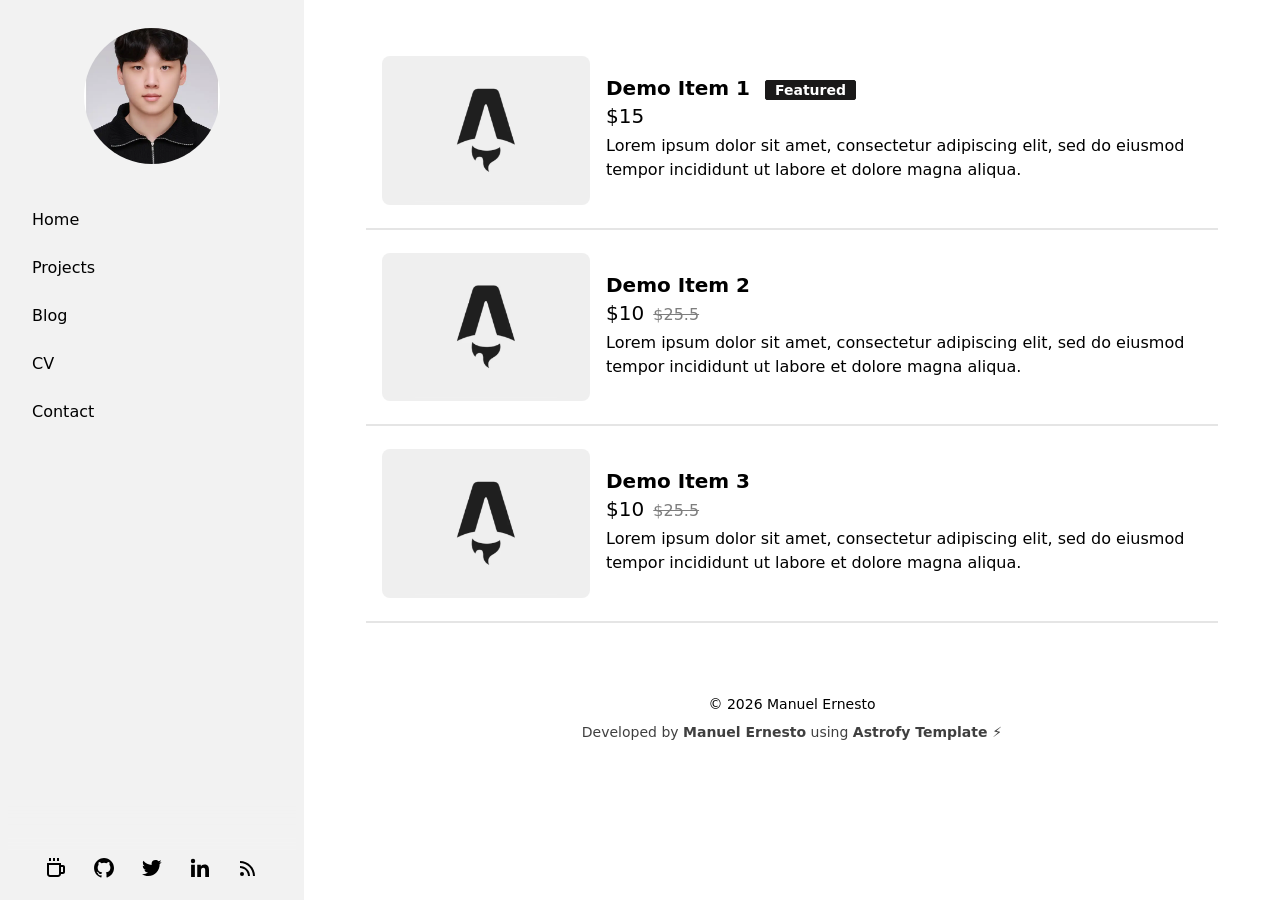
<file: store/index.html>
<!DOCTYPE html><html lang="en" data-theme="lofi"> <head><!-- Global Metadata --><meta charset="utf-8"><meta name="viewport" content="width=device-width,initial-scale=1"><link rel="icon" type="image/svg+xml" href="/favicon.svg"><meta name="generator" content="Astro v4.16.19"><!-- Primary Meta Tags --><title>Store</title><meta name="title" content="Store"><meta name="description" content="우서현의 자기소개서, 이력서(CV), 프로젝트 포트폴리오 및 기술 블로그입니다."><!-- Open Graph / Facebook --><meta property="og:type" content="website"><meta property="og:url" content="https://woosh1127.github.io/store/"><meta property="og:title" content="Store"><meta property="og:description" content="우서현의 자기소개서, 이력서(CV), 프로젝트 포트폴리오 및 기술 블로그입니다."><meta property="og:image" content="https://woosh1127.github.io/social_img.webp"><!-- Twitter --><meta property="twitter:card" content="summary_large_image"><meta property="twitter:url" content="https://woosh1127.github.io/store/"><meta property="twitter:title" content="Store"><meta property="twitter:description" content="우서현의 자기소개서, 이력서(CV), 프로젝트 포트폴리오 및 기술 블로그입니다."><meta property="twitter:image" content="https://woosh1127.github.io/social_img.webp"><meta name="astro-view-transitions-enabled" content="true"><meta name="astro-view-transitions-fallback" content="animate"><link rel="stylesheet" href="/_astro/_page_.CfmR9Rvj.css">
<style>.time-line-container>div:last-child .education__time>.education__line{display:none}.astro-route-announcer{position:absolute;left:0;top:0;clip:rect(0 0 0 0);clip-path:inset(50%);overflow:hidden;white-space:nowrap;width:1px;height:1px}
</style><script type="module" src="/_astro/hoisted.CCwx9WFb.js"></script></head> <body> <div class="bg-base-100 drawer lg:drawer-open"> <input id="my-drawer" type="checkbox" class="drawer-toggle"> <div class="drawer-content bg-base-100"> <div class="sticky lg:hidden top-0 z-30 flex h-16 w-full justify-center bg-opacity-90 backdrop-blur transition-all duration-100 bg-base-100 text-base-content shadow-sm"> <div class="navbar"> <div class="navbar-start"> <label for="my-drawer" class="btn btn-square btn-ghost"> <svg xmlns="http://www.w3.org/2000/svg" fill="none" viewBox="0 0 24 24" class="inline-block w-5 h-5 stroke-current"><path stroke-linecap="round" stroke-linejoin="round" stroke-width="2" d="M4 6h16M4 12h16M4 18h16"></path> </svg> </label> </div> <div class="navbar-center"> <a class="btn btn-ghost normal-case text-xl" href="/">Manuel Ernesto ⚡️</a> </div> <div class="navbar-end"></div> </div> </div> <div class="md:flex md:justify-center"> <main class="p-6 pt-10 lg:max-w-[900px] max-w-[100vw]">  <ul>  <div class="rounded-lg bg-base-100 hover:shadow-xl transition ease-in-out hover:scale-[102%]"> <a href="/store/item1"> <div class="hero-content flex-col md:flex-row"> <img src="/itemPreview.webp" alt="Demo Item 1" class="max-w-full md:max-w-[13rem] rounded-lg" width="750" height="422" loading="lazy" decoding="async"> <div class="grow w-full p-5 md:p-0"> <h1 class="text-xl font-bold"> Demo Item 1 <div class="badge badge-secondary mx-2">Featured</div> </h1> <div> <span class="text-xl mr-1"> $15</span> <span class="text-md opacity-50 line-through"></span> </div> <p class="py-1 text-1xl">Lorem ipsum dolor sit amet, consectetur adipiscing elit, sed do eiusmod tempor incididunt ut labore et dolore magna aliqua.</p> </div> </div> </a> </div> <div class="divider my-0"></div>  <div class="rounded-lg bg-base-100 hover:shadow-xl transition ease-in-out hover:scale-[102%]"> <a href="/store/item2"> <div class="hero-content flex-col md:flex-row"> <img src="/itemPreview.webp" alt="Demo Item 2" class="max-w-full md:max-w-[13rem] rounded-lg" width="750" height="422" loading="lazy" decoding="async"> <div class="grow w-full p-5 md:p-0"> <h1 class="text-xl font-bold"> Demo Item 2  </h1> <div> <span class="text-xl mr-1"> $10</span> <span class="text-md opacity-50 line-through">$25.5</span> </div> <p class="py-1 text-1xl">Lorem ipsum dolor sit amet, consectetur adipiscing elit, sed do eiusmod tempor incididunt ut labore et dolore magna aliqua.</p> </div> </div> </a> </div> <div class="divider my-0"></div>  <div class="rounded-lg bg-base-100 hover:shadow-xl transition ease-in-out hover:scale-[102%]"> <a href="/store/item3"> <div class="hero-content flex-col md:flex-row"> <img src="/itemPreview.webp" alt="Demo Item 3" class="max-w-full md:max-w-[13rem] rounded-lg" width="750" height="422" loading="lazy" decoding="async"> <div class="grow w-full p-5 md:p-0"> <h1 class="text-xl font-bold"> Demo Item 3  </h1> <div> <span class="text-xl mr-1"> $10</span> <span class="text-md opacity-50 line-through">$25.5</span> </div> <p class="py-1 text-1xl">Lorem ipsum dolor sit amet, consectetur adipiscing elit, sed do eiusmod tempor incididunt ut labore et dolore magna aliqua.</p> </div> </div> </a> </div> <div class="divider my-0"></div>  </ul> <div class="flex justify-between"> <div></div> <div></div> </div>  </main> </div> <footer class="footer footer-center block mb-5 pt-10"> <div class="pb-2">
&copy; 2026 Manuel Ernesto
</div> <div class="inline opacity-75">
Developed by <a href="https://manuelernestog.github.io" target="_blank" class="font-bold">Manuel Ernesto</a> using
<!-- Thanks for using this template. You can keep this line to support my work :) --> <a href="https://astrofy-template.netlify.app/" target="_blank" class="font-bold">Astrofy Template ⚡️</a> </div> </footer>  </div> <div class="drawer-side z-40"> <label for="my-drawer" class="drawer-overlay"></label> <aside class="px-2 pt-2 h-auto min-h-full w-[19rem] bg-base-200 text-base-content flex flex-col"> <div class="w-fit mx-auto mt-5 mb-6"> <a href="/"> <div class="avatar transition ease-in-out hover:scale-[102%] block m-auto"> <div class="w-[8.5rem]"> <img src="/profile.webp" class="mask mask-circle" alt="Profile image" width="300" height="300" loading="lazy" decoding="async"> </div> </div> </a> </div> <!-- src/components/SideBarMenu.astro --><ul class="menu grow shrink menu-md overflow-y-auto"> <li><a class="py-3 text-base" id="home" href="/">Home</a></li> <li><a class="py-3 text-base" id="projects" href="/projects">Projects</a></li> <li><a class="py-3 text-base" id="blog" href="/blog/">Blog</a></li> <li><a class="py-3 text-base" id="cv" href="/cv">CV</a></li> <li> <a class="py-3 text-base" href="mailto:woosh1127@gmail.com" target="_blank" referrerpolicy="no-referrer-when-downgrade">Contact</a> </li> </ul> <div class="block sticky pointer-events-none bottom-10 bg-base-200 justify-center h-12 [mask-image:linear-gradient(transparent,#000000)]"></div> <div class="social-icons px-4 pb-5 pt-1 flex self-center justify-center sticky bottom-0 bg-base-200"> <a href="https://manuelernestog.github.io/support-my-work/" target="_blank" class="mx-3" aria-label="Support my work" title="Support my work"> <svg xmlns="http://www.w3.org/2000/svg" width="24" height="24" viewBox="0 0 24 24" style="fill: currentColor;transform: ;msFilter:;"><path fill-rule="evenodd" clip-rule="evenodd" d="M5 2h2v3H5zm4 0h2v3H9zm4 0h2v3h-2zm6 7h-2V7H3v11c0 1.654 1.346 3 3 3h8c1.654 0 3-1.346 3-3h2c1.103 0 2-.897 2-2v-5c0-1.103-.897-2-2-2zm-4 9a1 1 0 0 1-1 1H6a1 1 0 0 1-1-1V9h10v9zm2-2v-5h2l.002 5H17z"></path></svg> </a> <a href="https://github.com/manuelernestog" target="_blank" class="mx-3" aria-label="Github" title="Github"> <svg xmlns="http://www.w3.org/2000/svg" width="24" height="24" viewBox="0 0 24 24" style="fill: currentColor;transform: ;msFilter:;"><path fill-rule="evenodd" clip-rule="evenodd" d="M12.026 2c-5.509 0-9.974 4.465-9.974 9.974 0 4.406 2.857 8.145 6.821 9.465.499.09.679-.217.679-.481 0-.237-.008-.865-.011-1.696-2.775.602-3.361-1.338-3.361-1.338-.452-1.152-1.107-1.459-1.107-1.459-.905-.619.069-.605.069-.605 1.002.07 1.527 1.028 1.527 1.028.89 1.524 2.336 1.084 2.902.829.091-.645.351-1.085.635-1.334-2.214-.251-4.542-1.107-4.542-4.93 0-1.087.389-1.979 1.024-2.675-.101-.253-.446-1.268.099-2.64 0 0 .837-.269 2.742 1.021a9.582 9.582 0 0 1 2.496-.336 9.554 9.554 0 0 1 2.496.336c1.906-1.291 2.742-1.021 2.742-1.021.545 1.372.203 2.387.099 2.64.64.696 1.024 1.587 1.024 2.675 0 3.833-2.33 4.675-4.552 4.922.355.308.675.916.675 1.846 0 1.334-.012 2.41-.012 2.737 0 .267.178.577.687.479C19.146 20.115 22 16.379 22 11.974 22 6.465 17.535 2 12.026 2z"></path> </svg> </a> <a href="https://twitter.com/manuelernestog" target="_blank" class="mx-3" aria-label="Twitter" title="Twitter"> <svg xmlns="http://www.w3.org/2000/svg" width="24" height="24" viewBox="0 0 24 24" style="fill: currentColor;transform: ;msFilter:;"><path d="M19.633 7.997c.013.175.013.349.013.523 0 5.325-4.053 11.461-11.46 11.461-2.282 0-4.402-.661-6.186-1.809.324.037.636.05.973.05a8.07 8.07 0 0 0 5.001-1.721 4.036 4.036 0 0 1-3.767-2.793c.249.037.499.062.761.062.361 0 .724-.05 1.061-.137a4.027 4.027 0 0 1-3.23-3.953v-.05c.537.299 1.16.486 1.82.511a4.022 4.022 0 0 1-1.796-3.354c0-.748.199-1.434.548-2.032a11.457 11.457 0 0 0 8.306 4.215c-.062-.3-.1-.611-.1-.923a4.026 4.026 0 0 1 4.028-4.028c1.16 0 2.207.486 2.943 1.272a7.957 7.957 0 0 0 2.556-.973 4.02 4.02 0 0 1-1.771 2.22 8.073 8.073 0 0 0 2.319-.624 8.645 8.645 0 0 1-2.019 2.083z"></path> </svg> </a> <a href="https://www.linkedin.com/in/manuelernestogr" target="_blank" class="mx-3" aria-label="Linkedin" title="Linkedin"> <svg xmlns="http://www.w3.org/2000/svg" width="24" height="24" viewBox="0 0 24 24" style="fill: currentColor;transform: ;msFilter:;"><circle cx="4.983" cy="5.009" r="2.188"></circle><path d="M9.237 8.855v12.139h3.769v-6.003c0-1.584.298-3.118 2.262-3.118 1.937 0 1.961 1.811 1.961 3.218v5.904H21v-6.657c0-3.27-.704-5.783-4.526-5.783-1.835 0-3.065 1.007-3.568 1.96h-.051v-1.66H9.237zm-6.142 0H6.87v12.139H3.095z"></path> </svg> </a> <a href="/rss.xml" target="_blank" class="mx-3" aria-label="RSS Feed" title="RSS Feed"> <svg xmlns="http://www.w3.org/2000/svg" width="24" height="24" viewBox="0 0 24 24" style="fill: currentColor;transform: ;msFilter:;"><path d="M19 20.001C19 11.729 12.271 5 4 5v2c7.168 0 13 5.832 13 13.001h2z"></path><path d="M12 20.001h2C14 14.486 9.514 10 4 10v2c4.411 0 8 3.589 8 8.001z"></path><circle cx="6" cy="18" r="2"></circle> </svg> </a> </div> </aside> </div> </div> </body></html>
</file>
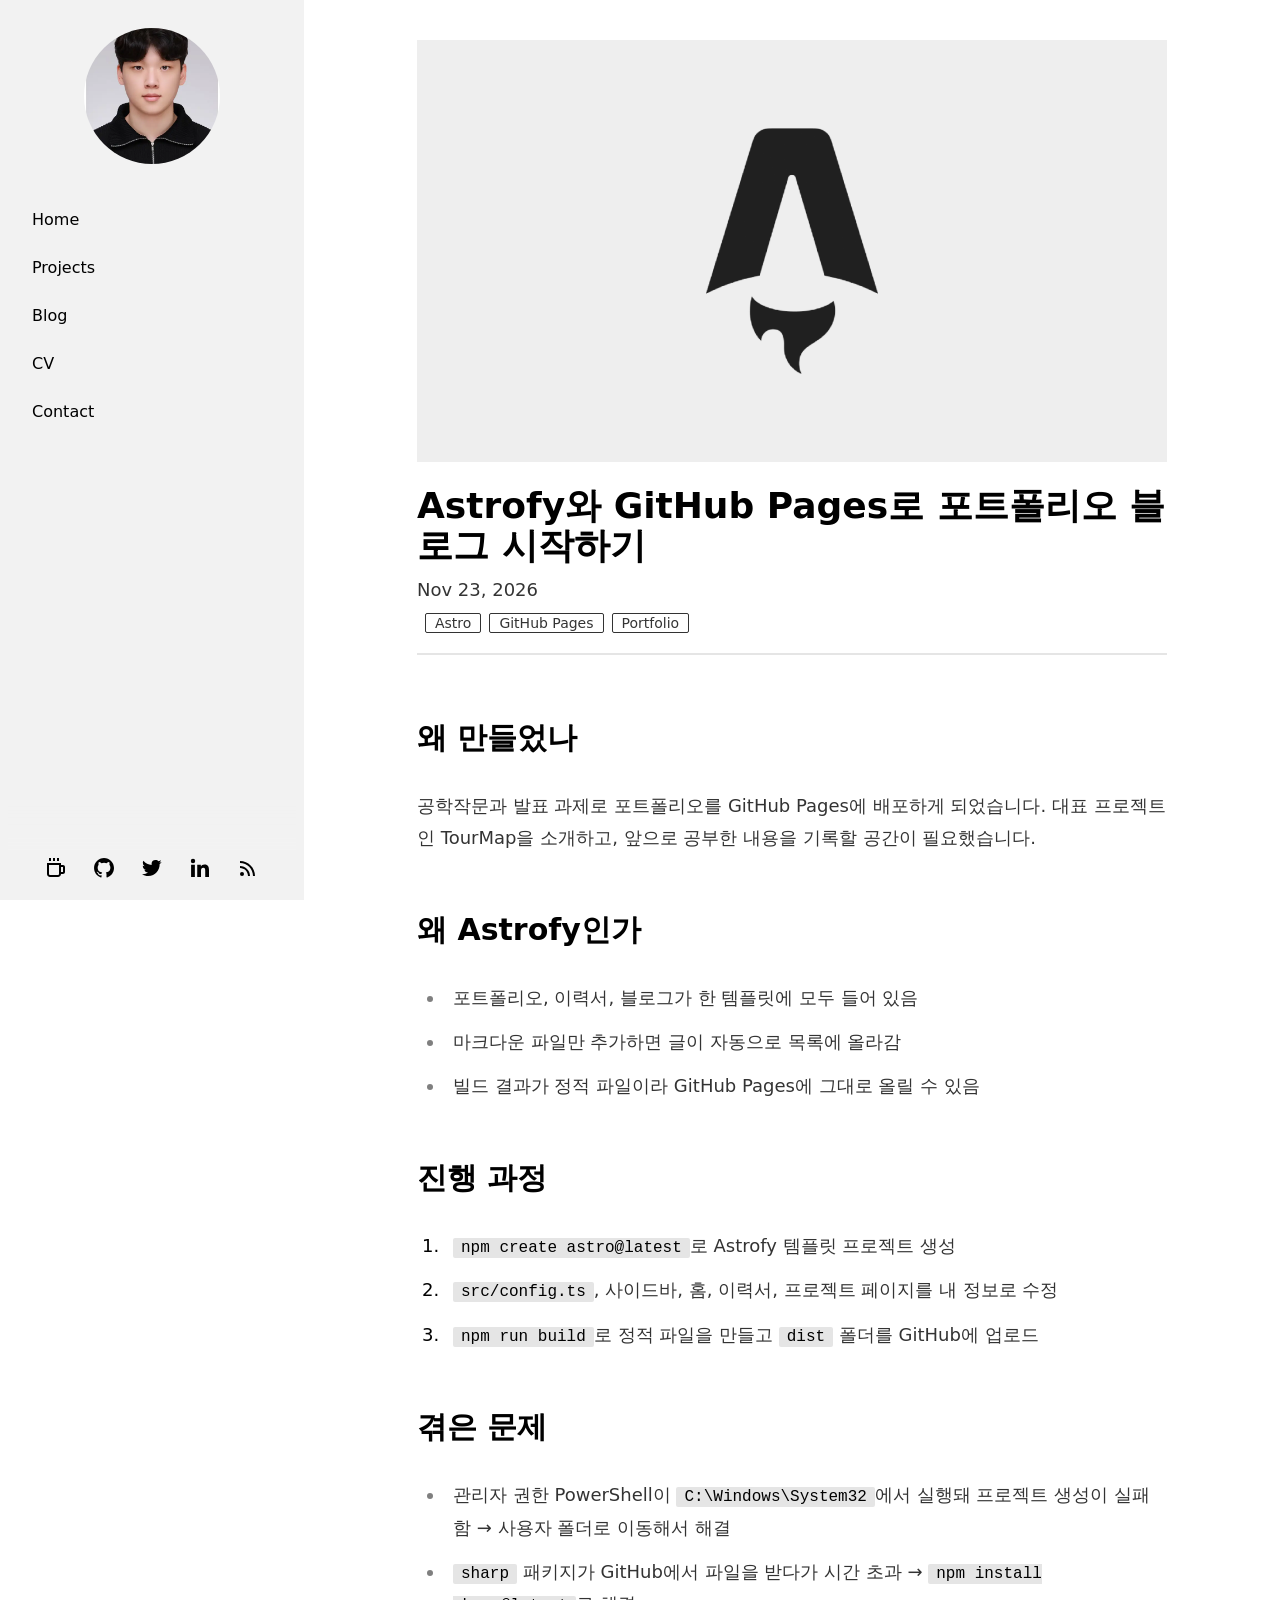
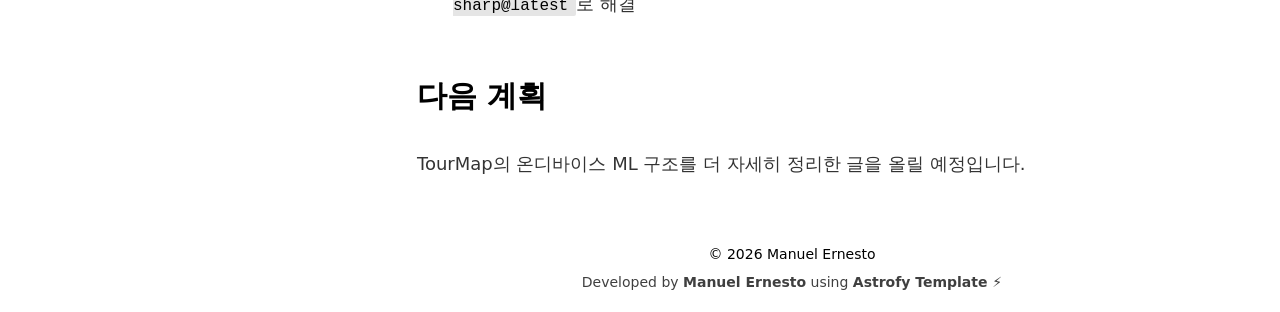
<file: blog/astrofy-github-pages/index.html>
<!DOCTYPE html><html lang="en" data-theme="lofi"> <head><!-- Global Metadata --><meta charset="utf-8"><meta name="viewport" content="width=device-width,initial-scale=1"><link rel="icon" type="image/svg+xml" href="/favicon.svg"><meta name="generator" content="Astro v4.16.19"><!-- Primary Meta Tags --><title>Astrofy와 GitHub Pages로 포트폴리오 블로그 시작하기</title><meta name="title" content="Astrofy와 GitHub Pages로 포트폴리오 블로그 시작하기"><meta name="description" content="Astro와 Astrofy 템플릿으로 포트폴리오 사이트를 만들고 GitHub Pages에 배포한 과정을 정리합니다."><!-- Open Graph / Facebook --><meta property="og:type" content="article"><meta property="og:url" content="https://woosh1127.github.io/blog/astrofy-github-pages/"><meta property="og:title" content="Astrofy와 GitHub Pages로 포트폴리오 블로그 시작하기"><meta property="og:description" content="Astro와 Astrofy 템플릿으로 포트폴리오 사이트를 만들고 GitHub Pages에 배포한 과정을 정리합니다."><meta property="og:image" content="https://woosh1127.github.io/post_img.webp"><!-- Twitter --><meta property="twitter:card" content="summary_large_image"><meta property="twitter:url" content="https://woosh1127.github.io/blog/astrofy-github-pages/"><meta property="twitter:title" content="Astrofy와 GitHub Pages로 포트폴리오 블로그 시작하기"><meta property="twitter:description" content="Astro와 Astrofy 템플릿으로 포트폴리오 사이트를 만들고 GitHub Pages에 배포한 과정을 정리합니다."><meta property="twitter:image" content="https://woosh1127.github.io/post_img.webp"><meta name="astro-view-transitions-enabled" content="true"><meta name="astro-view-transitions-fallback" content="animate"><link rel="stylesheet" href="/_astro/_page_.CfmR9Rvj.css">
<style>.time-line-container>div:last-child .education__time>.education__line{display:none}.astro-route-announcer{position:absolute;left:0;top:0;clip:rect(0 0 0 0);clip-path:inset(50%);overflow:hidden;white-space:nowrap;width:1px;height:1px}
</style><script type="module" src="/_astro/hoisted.CCwx9WFb.js"></script></head> <body> <div class="bg-base-100 drawer lg:drawer-open"> <input id="my-drawer" type="checkbox" class="drawer-toggle"> <div class="drawer-content bg-base-100"> <div class="sticky lg:hidden top-0 z-30 flex h-16 w-full justify-center bg-opacity-90 backdrop-blur transition-all duration-100 bg-base-100 text-base-content shadow-sm"> <div class="navbar"> <div class="navbar-start"> <label for="my-drawer" class="btn btn-square btn-ghost"> <svg xmlns="http://www.w3.org/2000/svg" fill="none" viewBox="0 0 24 24" class="inline-block w-5 h-5 stroke-current"><path stroke-linecap="round" stroke-linejoin="round" stroke-width="2" d="M4 6h16M4 12h16M4 18h16"></path> </svg> </label> </div> <div class="navbar-center"> <a class="btn btn-ghost normal-case text-xl" href="/">Manuel Ernesto ⚡️</a> </div> <div class="navbar-end"></div> </div> </div> <div class="md:flex md:justify-center"> <main class="p-6 pt-10 lg:max-w-[900px] max-w-[100vw]">  <main class="md:flex md:justify-center"> <article class="prose prose-lg max-w-[750px] prose-img:mx-auto"> <img src="/post_img.webp" alt="Astrofy와 GitHub Pages로 포트폴리오 블로그 시작하기" class="w-full mb-6" width="750" height="422" loading="lazy" decoding="async"> <h1 class="title my-2 text-4xl font-bold">Astrofy와 GitHub Pages로 포트폴리오 블로그 시작하기</h1> <time>Nov 23, 2026</time> <br>  <a href="/blog/tag/Astro" class="badge badge-outline ml-2 no-underline"> Astro </a><a href="/blog/tag/GitHub Pages" class="badge badge-outline ml-2 no-underline"> GitHub Pages </a><a href="/blog/tag/Portfolio" class="badge badge-outline ml-2 no-underline"> Portfolio </a>  <div class="divider my-2"></div>  <h2 id="왜-만들었나">왜 만들었나</h2>
<p>공학작문과 발표 과제로 포트폴리오를 GitHub Pages에 배포하게 되었습니다. 대표 프로젝트인 TourMap을 소개하고, 앞으로 공부한 내용을 기록할 공간이 필요했습니다.</p>
<h2 id="왜-astrofy인가">왜 Astrofy인가</h2>
<ul>
<li>포트폴리오, 이력서, 블로그가 한 템플릿에 모두 들어 있음</li>
<li>마크다운 파일만 추가하면 글이 자동으로 목록에 올라감</li>
<li>빌드 결과가 정적 파일이라 GitHub Pages에 그대로 올릴 수 있음</li>
</ul>
<h2 id="진행-과정">진행 과정</h2>
<ol>
<li><code>npm create astro@latest</code>로 Astrofy 템플릿 프로젝트 생성</li>
<li><code>src/config.ts</code>, 사이드바, 홈, 이력서, 프로젝트 페이지를 내 정보로 수정</li>
<li><code>npm run build</code>로 정적 파일을 만들고 <code>dist</code> 폴더를 GitHub에 업로드</li>
</ol>
<h2 id="겪은-문제">겪은 문제</h2>
<ul>
<li>관리자 권한 PowerShell이 <code>C:\Windows\System32</code>에서 실행돼 프로젝트 생성이 실패함 → 사용자 폴더로 이동해서 해결</li>
<li><code>sharp</code> 패키지가 GitHub에서 파일을 받다가 시간 초과 → <code>npm install sharp@latest</code>로 해결</li>
</ul>
<h2 id="다음-계획">다음 계획</h2>
<p>TourMap의 온디바이스 ML 구조를 더 자세히 정리한 글을 올릴 예정입니다.</p>  </article> </main>  </main> </div> <footer class="footer footer-center block mb-5 pt-10"> <div class="pb-2">
&copy; 2026 Manuel Ernesto
</div> <div class="inline opacity-75">
Developed by <a href="https://manuelernestog.github.io" target="_blank" class="font-bold">Manuel Ernesto</a> using
<!-- Thanks for using this template. You can keep this line to support my work :) --> <a href="https://astrofy-template.netlify.app/" target="_blank" class="font-bold">Astrofy Template ⚡️</a> </div> </footer>  </div> <div class="drawer-side z-40"> <label for="my-drawer" class="drawer-overlay"></label> <aside class="px-2 pt-2 h-auto min-h-full w-[19rem] bg-base-200 text-base-content flex flex-col"> <div class="w-fit mx-auto mt-5 mb-6"> <a href="/"> <div class="avatar transition ease-in-out hover:scale-[102%] block m-auto"> <div class="w-[8.5rem]"> <img src="/profile.webp" class="mask mask-circle" alt="Profile image" width="300" height="300" loading="lazy" decoding="async"> </div> </div> </a> </div> <!-- src/components/SideBarMenu.astro --><ul class="menu grow shrink menu-md overflow-y-auto"> <li><a class="py-3 text-base" id="home" href="/">Home</a></li> <li><a class="py-3 text-base" id="projects" href="/projects">Projects</a></li> <li><a class="py-3 text-base" id="blog" href="/blog/">Blog</a></li> <li><a class="py-3 text-base" id="cv" href="/cv">CV</a></li> <li> <a class="py-3 text-base" href="mailto:woosh1127@gmail.com" target="_blank" referrerpolicy="no-referrer-when-downgrade">Contact</a> </li> </ul> <div class="block sticky pointer-events-none bottom-10 bg-base-200 justify-center h-12 [mask-image:linear-gradient(transparent,#000000)]"></div> <div class="social-icons px-4 pb-5 pt-1 flex self-center justify-center sticky bottom-0 bg-base-200"> <a href="https://manuelernestog.github.io/support-my-work/" target="_blank" class="mx-3" aria-label="Support my work" title="Support my work"> <svg xmlns="http://www.w3.org/2000/svg" width="24" height="24" viewBox="0 0 24 24" style="fill: currentColor;transform: ;msFilter:;"><path fill-rule="evenodd" clip-rule="evenodd" d="M5 2h2v3H5zm4 0h2v3H9zm4 0h2v3h-2zm6 7h-2V7H3v11c0 1.654 1.346 3 3 3h8c1.654 0 3-1.346 3-3h2c1.103 0 2-.897 2-2v-5c0-1.103-.897-2-2-2zm-4 9a1 1 0 0 1-1 1H6a1 1 0 0 1-1-1V9h10v9zm2-2v-5h2l.002 5H17z"></path></svg> </a> <a href="https://github.com/manuelernestog" target="_blank" class="mx-3" aria-label="Github" title="Github"> <svg xmlns="http://www.w3.org/2000/svg" width="24" height="24" viewBox="0 0 24 24" style="fill: currentColor;transform: ;msFilter:;"><path fill-rule="evenodd" clip-rule="evenodd" d="M12.026 2c-5.509 0-9.974 4.465-9.974 9.974 0 4.406 2.857 8.145 6.821 9.465.499.09.679-.217.679-.481 0-.237-.008-.865-.011-1.696-2.775.602-3.361-1.338-3.361-1.338-.452-1.152-1.107-1.459-1.107-1.459-.905-.619.069-.605.069-.605 1.002.07 1.527 1.028 1.527 1.028.89 1.524 2.336 1.084 2.902.829.091-.645.351-1.085.635-1.334-2.214-.251-4.542-1.107-4.542-4.93 0-1.087.389-1.979 1.024-2.675-.101-.253-.446-1.268.099-2.64 0 0 .837-.269 2.742 1.021a9.582 9.582 0 0 1 2.496-.336 9.554 9.554 0 0 1 2.496.336c1.906-1.291 2.742-1.021 2.742-1.021.545 1.372.203 2.387.099 2.64.64.696 1.024 1.587 1.024 2.675 0 3.833-2.33 4.675-4.552 4.922.355.308.675.916.675 1.846 0 1.334-.012 2.41-.012 2.737 0 .267.178.577.687.479C19.146 20.115 22 16.379 22 11.974 22 6.465 17.535 2 12.026 2z"></path> </svg> </a> <a href="https://twitter.com/manuelernestog" target="_blank" class="mx-3" aria-label="Twitter" title="Twitter"> <svg xmlns="http://www.w3.org/2000/svg" width="24" height="24" viewBox="0 0 24 24" style="fill: currentColor;transform: ;msFilter:;"><path d="M19.633 7.997c.013.175.013.349.013.523 0 5.325-4.053 11.461-11.46 11.461-2.282 0-4.402-.661-6.186-1.809.324.037.636.05.973.05a8.07 8.07 0 0 0 5.001-1.721 4.036 4.036 0 0 1-3.767-2.793c.249.037.499.062.761.062.361 0 .724-.05 1.061-.137a4.027 4.027 0 0 1-3.23-3.953v-.05c.537.299 1.16.486 1.82.511a4.022 4.022 0 0 1-1.796-3.354c0-.748.199-1.434.548-2.032a11.457 11.457 0 0 0 8.306 4.215c-.062-.3-.1-.611-.1-.923a4.026 4.026 0 0 1 4.028-4.028c1.16 0 2.207.486 2.943 1.272a7.957 7.957 0 0 0 2.556-.973 4.02 4.02 0 0 1-1.771 2.22 8.073 8.073 0 0 0 2.319-.624 8.645 8.645 0 0 1-2.019 2.083z"></path> </svg> </a> <a href="https://www.linkedin.com/in/manuelernestogr" target="_blank" class="mx-3" aria-label="Linkedin" title="Linkedin"> <svg xmlns="http://www.w3.org/2000/svg" width="24" height="24" viewBox="0 0 24 24" style="fill: currentColor;transform: ;msFilter:;"><circle cx="4.983" cy="5.009" r="2.188"></circle><path d="M9.237 8.855v12.139h3.769v-6.003c0-1.584.298-3.118 2.262-3.118 1.937 0 1.961 1.811 1.961 3.218v5.904H21v-6.657c0-3.27-.704-5.783-4.526-5.783-1.835 0-3.065 1.007-3.568 1.96h-.051v-1.66H9.237zm-6.142 0H6.87v12.139H3.095z"></path> </svg> </a> <a href="/rss.xml" target="_blank" class="mx-3" aria-label="RSS Feed" title="RSS Feed"> <svg xmlns="http://www.w3.org/2000/svg" width="24" height="24" viewBox="0 0 24 24" style="fill: currentColor;transform: ;msFilter:;"><path d="M19 20.001C19 11.729 12.271 5 4 5v2c7.168 0 13 5.832 13 13.001h2z"></path><path d="M12 20.001h2C14 14.486 9.514 10 4 10v2c4.411 0 8 3.589 8 8.001z"></path><circle cx="6" cy="18" r="2"></circle> </svg> </a> </div> </aside> </div> </div> </body></html>
</file>
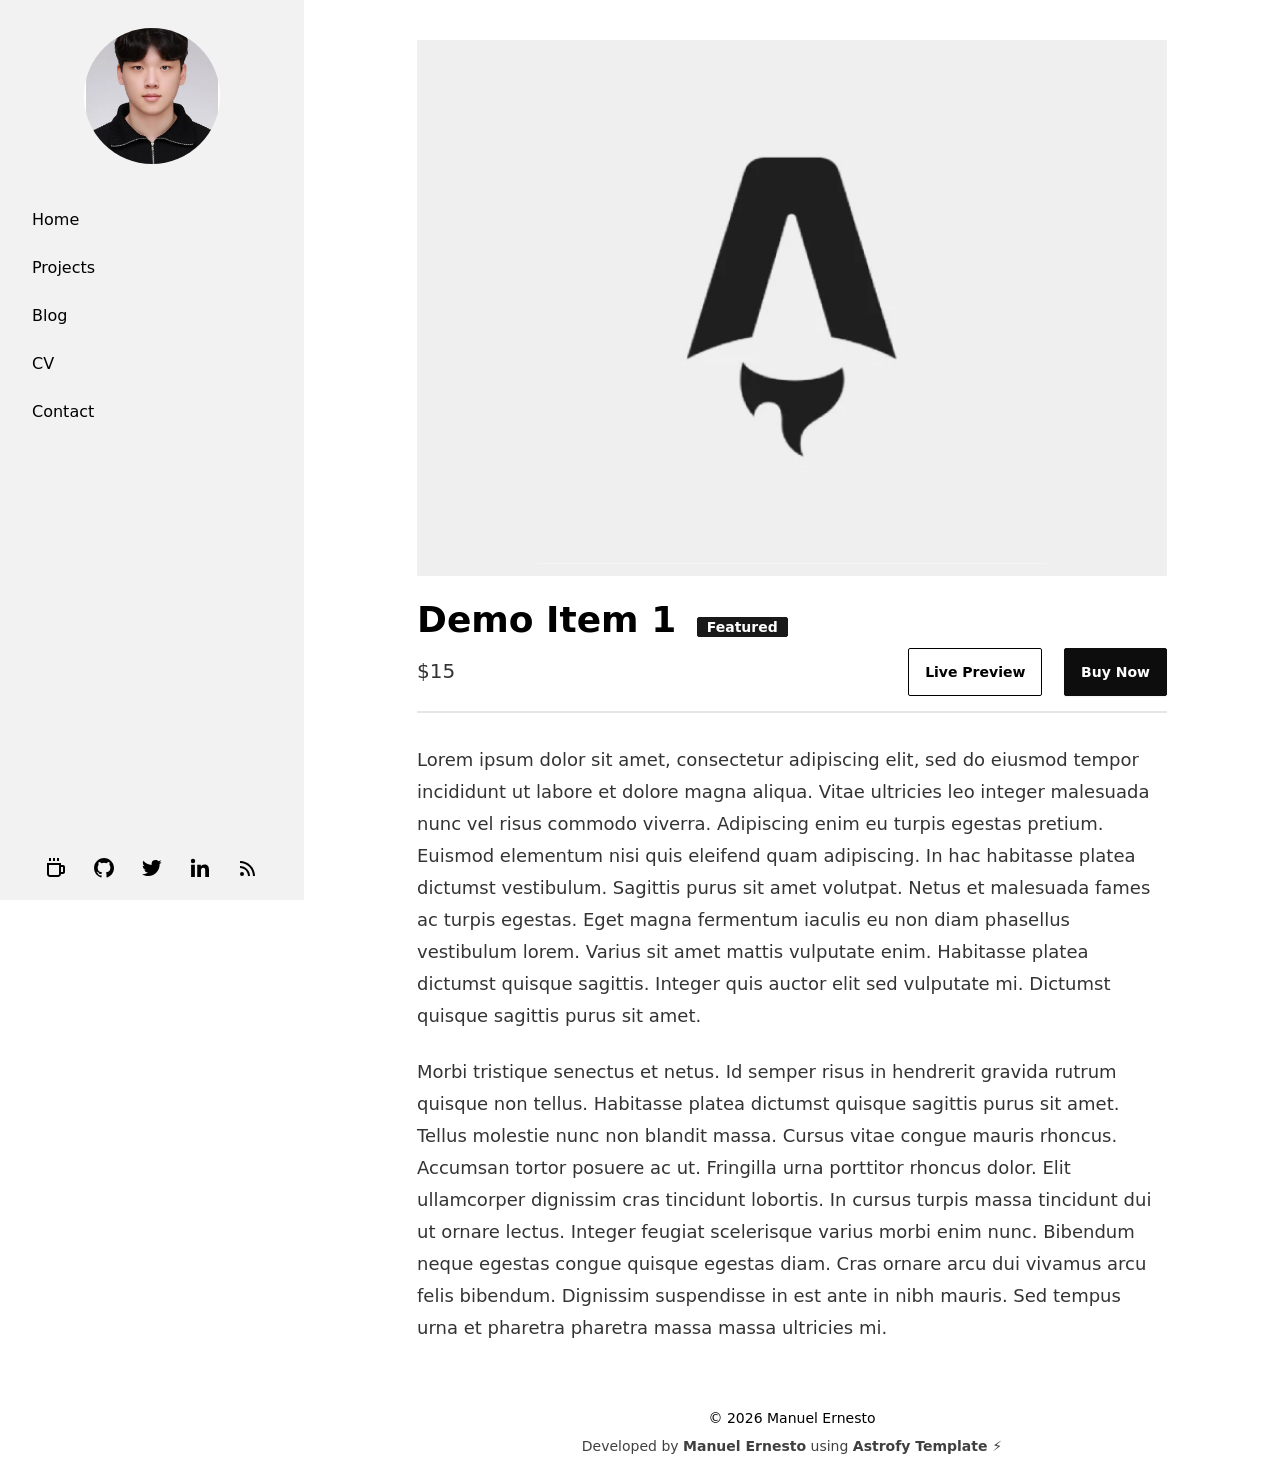
<file: store/item1/index.html>
<!DOCTYPE html><html lang="en" data-theme="lofi"> <head><!-- Global Metadata --><meta charset="utf-8"><meta name="viewport" content="width=device-width,initial-scale=1"><link rel="icon" type="image/svg+xml" href="/favicon.svg"><meta name="generator" content="Astro v4.16.19"><!-- Primary Meta Tags --><title>Demo Item 1</title><meta name="title" content="Demo Item 1"><meta name="description" content="Lorem ipsum dolor sit amet, consectetur adipiscing elit, sed do eiusmod tempor incididunt ut labore et dolore magna aliqua."><!-- Open Graph / Facebook --><meta property="og:type" content="website"><meta property="og:url" content="https://woosh1127.github.io/store/item1/"><meta property="og:title" content="Demo Item 1"><meta property="og:description" content="Lorem ipsum dolor sit amet, consectetur adipiscing elit, sed do eiusmod tempor incididunt ut labore et dolore magna aliqua."><meta property="og:image" content="https://woosh1127.github.io/itemPreview.webp"><!-- Twitter --><meta property="twitter:card" content="summary_large_image"><meta property="twitter:url" content="https://woosh1127.github.io/store/item1/"><meta property="twitter:title" content="Demo Item 1"><meta property="twitter:description" content="Lorem ipsum dolor sit amet, consectetur adipiscing elit, sed do eiusmod tempor incididunt ut labore et dolore magna aliqua."><meta property="twitter:image" content="https://woosh1127.github.io/itemPreview.webp"><meta name="astro-view-transitions-enabled" content="true"><meta name="astro-view-transitions-fallback" content="animate"><link rel="stylesheet" href="/_astro/_page_.CfmR9Rvj.css">
<style>.time-line-container>div:last-child .education__time>.education__line{display:none}.astro-route-announcer{position:absolute;left:0;top:0;clip:rect(0 0 0 0);clip-path:inset(50%);overflow:hidden;white-space:nowrap;width:1px;height:1px}
</style><script type="module" src="/_astro/hoisted.CCwx9WFb.js"></script></head> <body> <div class="bg-base-100 drawer lg:drawer-open"> <input id="my-drawer" type="checkbox" class="drawer-toggle"> <div class="drawer-content bg-base-100"> <div class="sticky lg:hidden top-0 z-30 flex h-16 w-full justify-center bg-opacity-90 backdrop-blur transition-all duration-100 bg-base-100 text-base-content shadow-sm"> <div class="navbar"> <div class="navbar-start"> <label for="my-drawer" class="btn btn-square btn-ghost"> <svg xmlns="http://www.w3.org/2000/svg" fill="none" viewBox="0 0 24 24" class="inline-block w-5 h-5 stroke-current"><path stroke-linecap="round" stroke-linejoin="round" stroke-width="2" d="M4 6h16M4 12h16M4 18h16"></path> </svg> </label> </div> <div class="navbar-center"> <a class="btn btn-ghost normal-case text-xl" href="/">Manuel Ernesto ⚡️</a> </div> <div class="navbar-end"></div> </div> </div> <div class="md:flex md:justify-center"> <main class="p-6 pt-10 lg:max-w-[900px] max-w-[100vw]">  <main class="md:flex md:justify-center"> <article class="prose prose-lg max-w-[750px] prose-img:mx-auto"> <img src="/itemPreview.webp" alt="Demo Item 1" class="w-full mb-6" width="750" height="422" loading="lazy" decoding="async"> <div class=""> <h1 class="title my-2 text-4xl font-bold"> Demo Item 1 <div class="badge badge-secondary mx-2">Featured</div> </h1> <div class="flex place-content-between items-center"> <div class="grow md:grow-0"> <span class="text-xl mr-1"> $15</span> <span class="text-md opacity-50 line-through"></span> </div> <div> <a class="btn btn-outline grow md:grow-0 ml-4" href="https://demourl.com/" target="_blank"> Live Preview </a> <a class="btn btn-primary grow md:grow-0 ml-4" href="https://checkouturl.com/" target="_blank">Buy Now</a> </div> </div> </div> <div class="divider my-2"></div>  <p>Lorem ipsum dolor sit amet, consectetur adipiscing elit, sed do eiusmod tempor incididunt ut labore et dolore magna aliqua. Vitae ultricies leo integer malesuada nunc vel risus commodo viverra. Adipiscing enim eu turpis egestas pretium. Euismod elementum nisi quis eleifend quam adipiscing. In hac habitasse platea dictumst vestibulum. Sagittis purus sit amet volutpat. Netus et malesuada fames ac turpis egestas. Eget magna fermentum iaculis eu non diam phasellus vestibulum lorem. Varius sit amet mattis vulputate enim. Habitasse platea dictumst quisque sagittis. Integer quis auctor elit sed vulputate mi. Dictumst quisque sagittis purus sit amet.</p>
<p>Morbi tristique senectus et netus. Id semper risus in hendrerit gravida rutrum quisque non tellus. Habitasse platea dictumst quisque sagittis purus sit amet. Tellus molestie nunc non blandit massa. Cursus vitae congue mauris rhoncus. Accumsan tortor posuere ac ut. Fringilla urna porttitor rhoncus dolor. Elit ullamcorper dignissim cras tincidunt lobortis. In cursus turpis massa tincidunt dui ut ornare lectus. Integer feugiat scelerisque varius morbi enim nunc. Bibendum neque egestas congue quisque egestas diam. Cras ornare arcu dui vivamus arcu felis bibendum. Dignissim suspendisse in est ante in nibh mauris. Sed tempus urna et pharetra pharetra massa massa ultricies mi.</p>  </article> </main>  </main> </div> <footer class="footer footer-center block mb-5 pt-10"> <div class="pb-2">
&copy; 2026 Manuel Ernesto
</div> <div class="inline opacity-75">
Developed by <a href="https://manuelernestog.github.io" target="_blank" class="font-bold">Manuel Ernesto</a> using
<!-- Thanks for using this template. You can keep this line to support my work :) --> <a href="https://astrofy-template.netlify.app/" target="_blank" class="font-bold">Astrofy Template ⚡️</a> </div> </footer>  </div> <div class="drawer-side z-40"> <label for="my-drawer" class="drawer-overlay"></label> <aside class="px-2 pt-2 h-auto min-h-full w-[19rem] bg-base-200 text-base-content flex flex-col"> <div class="w-fit mx-auto mt-5 mb-6"> <a href="/"> <div class="avatar transition ease-in-out hover:scale-[102%] block m-auto"> <div class="w-[8.5rem]"> <img src="/profile.webp" class="mask mask-circle" alt="Profile image" width="300" height="300" loading="lazy" decoding="async"> </div> </div> </a> </div> <!-- src/components/SideBarMenu.astro --><ul class="menu grow shrink menu-md overflow-y-auto"> <li><a class="py-3 text-base" id="home" href="/">Home</a></li> <li><a class="py-3 text-base" id="projects" href="/projects">Projects</a></li> <li><a class="py-3 text-base" id="blog" href="/blog/">Blog</a></li> <li><a class="py-3 text-base" id="cv" href="/cv">CV</a></li> <li> <a class="py-3 text-base" href="mailto:woosh1127@gmail.com" target="_blank" referrerpolicy="no-referrer-when-downgrade">Contact</a> </li> </ul> <div class="block sticky pointer-events-none bottom-10 bg-base-200 justify-center h-12 [mask-image:linear-gradient(transparent,#000000)]"></div> <div class="social-icons px-4 pb-5 pt-1 flex self-center justify-center sticky bottom-0 bg-base-200"> <a href="https://manuelernestog.github.io/support-my-work/" target="_blank" class="mx-3" aria-label="Support my work" title="Support my work"> <svg xmlns="http://www.w3.org/2000/svg" width="24" height="24" viewBox="0 0 24 24" style="fill: currentColor;transform: ;msFilter:;"><path fill-rule="evenodd" clip-rule="evenodd" d="M5 2h2v3H5zm4 0h2v3H9zm4 0h2v3h-2zm6 7h-2V7H3v11c0 1.654 1.346 3 3 3h8c1.654 0 3-1.346 3-3h2c1.103 0 2-.897 2-2v-5c0-1.103-.897-2-2-2zm-4 9a1 1 0 0 1-1 1H6a1 1 0 0 1-1-1V9h10v9zm2-2v-5h2l.002 5H17z"></path></svg> </a> <a href="https://github.com/manuelernestog" target="_blank" class="mx-3" aria-label="Github" title="Github"> <svg xmlns="http://www.w3.org/2000/svg" width="24" height="24" viewBox="0 0 24 24" style="fill: currentColor;transform: ;msFilter:;"><path fill-rule="evenodd" clip-rule="evenodd" d="M12.026 2c-5.509 0-9.974 4.465-9.974 9.974 0 4.406 2.857 8.145 6.821 9.465.499.09.679-.217.679-.481 0-.237-.008-.865-.011-1.696-2.775.602-3.361-1.338-3.361-1.338-.452-1.152-1.107-1.459-1.107-1.459-.905-.619.069-.605.069-.605 1.002.07 1.527 1.028 1.527 1.028.89 1.524 2.336 1.084 2.902.829.091-.645.351-1.085.635-1.334-2.214-.251-4.542-1.107-4.542-4.93 0-1.087.389-1.979 1.024-2.675-.101-.253-.446-1.268.099-2.64 0 0 .837-.269 2.742 1.021a9.582 9.582 0 0 1 2.496-.336 9.554 9.554 0 0 1 2.496.336c1.906-1.291 2.742-1.021 2.742-1.021.545 1.372.203 2.387.099 2.64.64.696 1.024 1.587 1.024 2.675 0 3.833-2.33 4.675-4.552 4.922.355.308.675.916.675 1.846 0 1.334-.012 2.41-.012 2.737 0 .267.178.577.687.479C19.146 20.115 22 16.379 22 11.974 22 6.465 17.535 2 12.026 2z"></path> </svg> </a> <a href="https://twitter.com/manuelernestog" target="_blank" class="mx-3" aria-label="Twitter" title="Twitter"> <svg xmlns="http://www.w3.org/2000/svg" width="24" height="24" viewBox="0 0 24 24" style="fill: currentColor;transform: ;msFilter:;"><path d="M19.633 7.997c.013.175.013.349.013.523 0 5.325-4.053 11.461-11.46 11.461-2.282 0-4.402-.661-6.186-1.809.324.037.636.05.973.05a8.07 8.07 0 0 0 5.001-1.721 4.036 4.036 0 0 1-3.767-2.793c.249.037.499.062.761.062.361 0 .724-.05 1.061-.137a4.027 4.027 0 0 1-3.23-3.953v-.05c.537.299 1.16.486 1.82.511a4.022 4.022 0 0 1-1.796-3.354c0-.748.199-1.434.548-2.032a11.457 11.457 0 0 0 8.306 4.215c-.062-.3-.1-.611-.1-.923a4.026 4.026 0 0 1 4.028-4.028c1.16 0 2.207.486 2.943 1.272a7.957 7.957 0 0 0 2.556-.973 4.02 4.02 0 0 1-1.771 2.22 8.073 8.073 0 0 0 2.319-.624 8.645 8.645 0 0 1-2.019 2.083z"></path> </svg> </a> <a href="https://www.linkedin.com/in/manuelernestogr" target="_blank" class="mx-3" aria-label="Linkedin" title="Linkedin"> <svg xmlns="http://www.w3.org/2000/svg" width="24" height="24" viewBox="0 0 24 24" style="fill: currentColor;transform: ;msFilter:;"><circle cx="4.983" cy="5.009" r="2.188"></circle><path d="M9.237 8.855v12.139h3.769v-6.003c0-1.584.298-3.118 2.262-3.118 1.937 0 1.961 1.811 1.961 3.218v5.904H21v-6.657c0-3.27-.704-5.783-4.526-5.783-1.835 0-3.065 1.007-3.568 1.96h-.051v-1.66H9.237zm-6.142 0H6.87v12.139H3.095z"></path> </svg> </a> <a href="/rss.xml" target="_blank" class="mx-3" aria-label="RSS Feed" title="RSS Feed"> <svg xmlns="http://www.w3.org/2000/svg" width="24" height="24" viewBox="0 0 24 24" style="fill: currentColor;transform: ;msFilter:;"><path d="M19 20.001C19 11.729 12.271 5 4 5v2c7.168 0 13 5.832 13 13.001h2z"></path><path d="M12 20.001h2C14 14.486 9.514 10 4 10v2c4.411 0 8 3.589 8 8.001z"></path><circle cx="6" cy="18" r="2"></circle> </svg> </a> </div> </aside> </div> </div> </body></html>
</file>
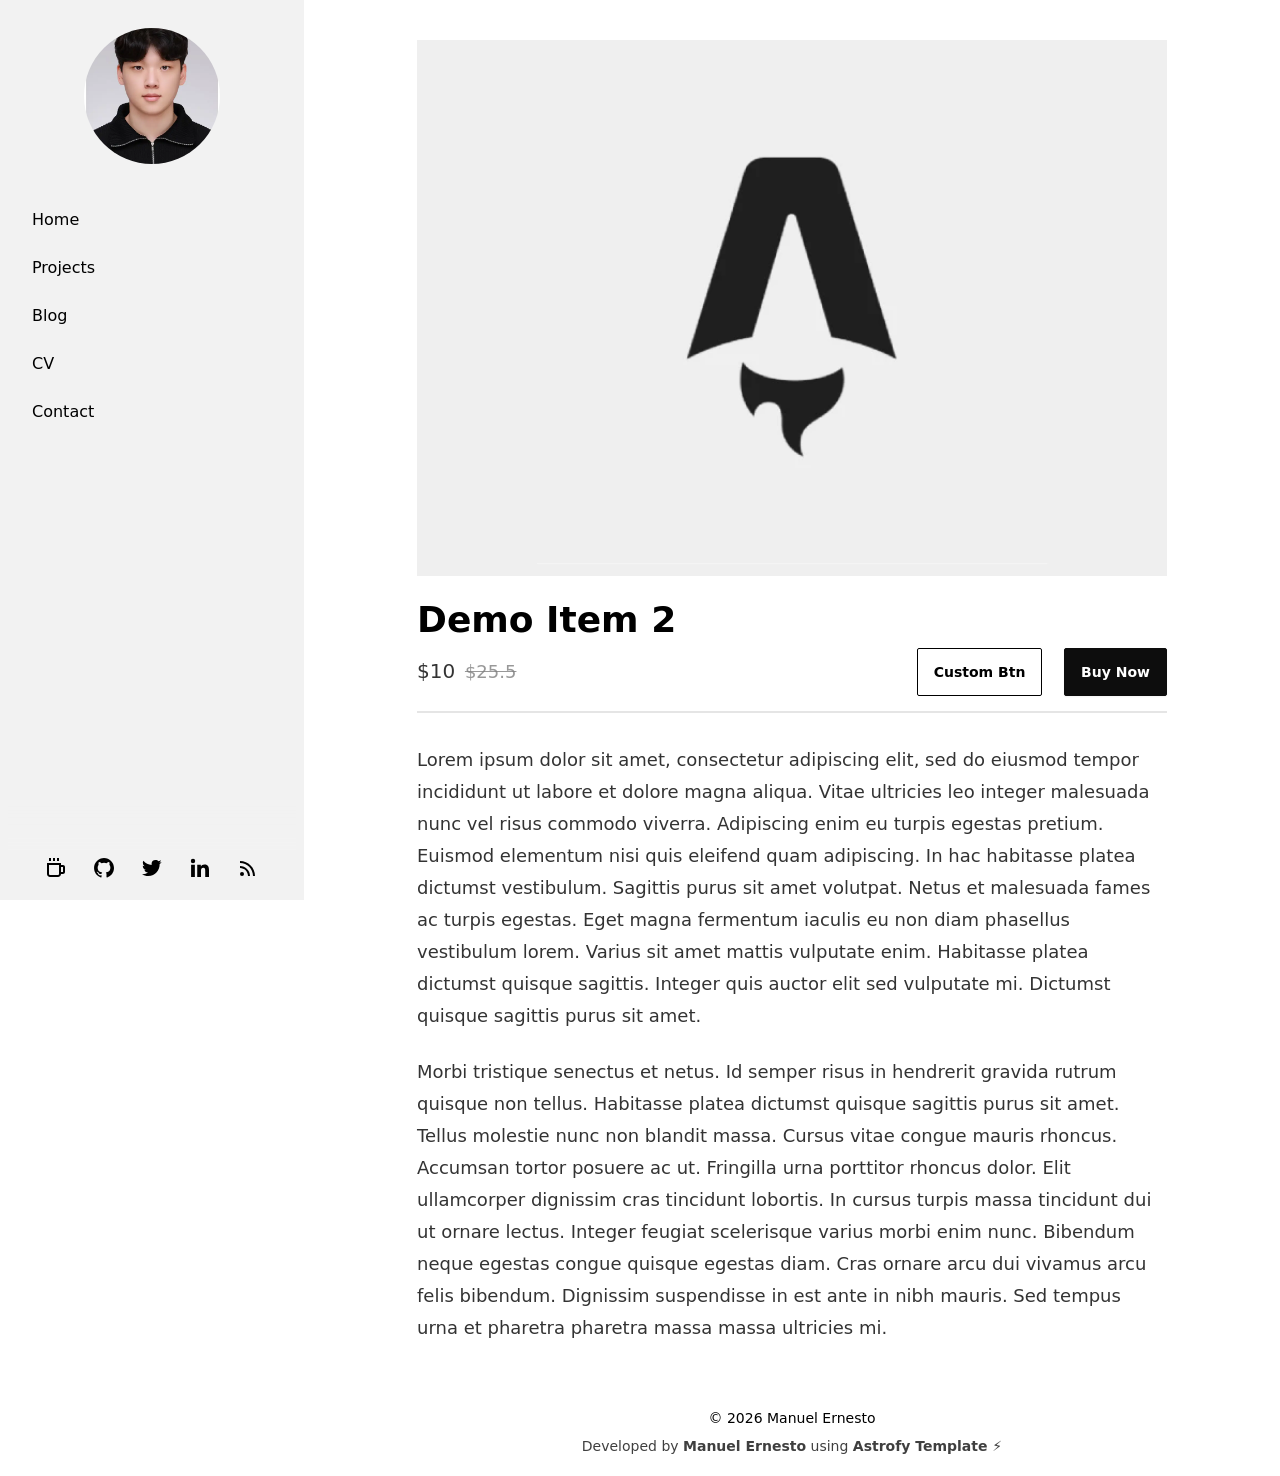
<file: store/item2/index.html>
<!DOCTYPE html><html lang="en" data-theme="lofi"> <head><!-- Global Metadata --><meta charset="utf-8"><meta name="viewport" content="width=device-width,initial-scale=1"><link rel="icon" type="image/svg+xml" href="/favicon.svg"><meta name="generator" content="Astro v4.16.19"><!-- Primary Meta Tags --><title>Demo Item 2</title><meta name="title" content="Demo Item 2"><meta name="description" content="Lorem ipsum dolor sit amet, consectetur adipiscing elit, sed do eiusmod tempor incididunt ut labore et dolore magna aliqua."><!-- Open Graph / Facebook --><meta property="og:type" content="website"><meta property="og:url" content="https://woosh1127.github.io/store/item2/"><meta property="og:title" content="Demo Item 2"><meta property="og:description" content="Lorem ipsum dolor sit amet, consectetur adipiscing elit, sed do eiusmod tempor incididunt ut labore et dolore magna aliqua."><meta property="og:image" content="https://woosh1127.github.io/itemPreview.webp"><!-- Twitter --><meta property="twitter:card" content="summary_large_image"><meta property="twitter:url" content="https://woosh1127.github.io/store/item2/"><meta property="twitter:title" content="Demo Item 2"><meta property="twitter:description" content="Lorem ipsum dolor sit amet, consectetur adipiscing elit, sed do eiusmod tempor incididunt ut labore et dolore magna aliqua."><meta property="twitter:image" content="https://woosh1127.github.io/itemPreview.webp"><meta name="astro-view-transitions-enabled" content="true"><meta name="astro-view-transitions-fallback" content="animate"><link rel="stylesheet" href="/_astro/_page_.CfmR9Rvj.css">
<style>.time-line-container>div:last-child .education__time>.education__line{display:none}.astro-route-announcer{position:absolute;left:0;top:0;clip:rect(0 0 0 0);clip-path:inset(50%);overflow:hidden;white-space:nowrap;width:1px;height:1px}
</style><script type="module" src="/_astro/hoisted.CCwx9WFb.js"></script></head> <body> <div class="bg-base-100 drawer lg:drawer-open"> <input id="my-drawer" type="checkbox" class="drawer-toggle"> <div class="drawer-content bg-base-100"> <div class="sticky lg:hidden top-0 z-30 flex h-16 w-full justify-center bg-opacity-90 backdrop-blur transition-all duration-100 bg-base-100 text-base-content shadow-sm"> <div class="navbar"> <div class="navbar-start"> <label for="my-drawer" class="btn btn-square btn-ghost"> <svg xmlns="http://www.w3.org/2000/svg" fill="none" viewBox="0 0 24 24" class="inline-block w-5 h-5 stroke-current"><path stroke-linecap="round" stroke-linejoin="round" stroke-width="2" d="M4 6h16M4 12h16M4 18h16"></path> </svg> </label> </div> <div class="navbar-center"> <a class="btn btn-ghost normal-case text-xl" href="/">Manuel Ernesto ⚡️</a> </div> <div class="navbar-end"></div> </div> </div> <div class="md:flex md:justify-center"> <main class="p-6 pt-10 lg:max-w-[900px] max-w-[100vw]">  <main class="md:flex md:justify-center"> <article class="prose prose-lg max-w-[750px] prose-img:mx-auto"> <img src="/itemPreview.webp" alt="Demo Item 2" class="w-full mb-6" width="750" height="422" loading="lazy" decoding="async"> <div class=""> <h1 class="title my-2 text-4xl font-bold"> Demo Item 2  </h1> <div class="flex place-content-between items-center"> <div class="grow md:grow-0"> <span class="text-xl mr-1"> $10</span> <span class="text-md opacity-50 line-through">$25.5</span> </div> <div> <a class="btn btn-outline grow md:grow-0 ml-4" href="https://customurl.com/" target="_blank"> Custom Btn </a> <a class="btn btn-primary grow md:grow-0 ml-4" href="https://checkouturl.com/" target="_blank">Buy Now</a> </div> </div> </div> <div class="divider my-2"></div>  <p>Lorem ipsum dolor sit amet, consectetur adipiscing elit, sed do eiusmod tempor incididunt ut labore et dolore magna aliqua. Vitae ultricies leo integer malesuada nunc vel risus commodo viverra. Adipiscing enim eu turpis egestas pretium. Euismod elementum nisi quis eleifend quam adipiscing. In hac habitasse platea dictumst vestibulum. Sagittis purus sit amet volutpat. Netus et malesuada fames ac turpis egestas. Eget magna fermentum iaculis eu non diam phasellus vestibulum lorem. Varius sit amet mattis vulputate enim. Habitasse platea dictumst quisque sagittis. Integer quis auctor elit sed vulputate mi. Dictumst quisque sagittis purus sit amet.</p>
<p>Morbi tristique senectus et netus. Id semper risus in hendrerit gravida rutrum quisque non tellus. Habitasse platea dictumst quisque sagittis purus sit amet. Tellus molestie nunc non blandit massa. Cursus vitae congue mauris rhoncus. Accumsan tortor posuere ac ut. Fringilla urna porttitor rhoncus dolor. Elit ullamcorper dignissim cras tincidunt lobortis. In cursus turpis massa tincidunt dui ut ornare lectus. Integer feugiat scelerisque varius morbi enim nunc. Bibendum neque egestas congue quisque egestas diam. Cras ornare arcu dui vivamus arcu felis bibendum. Dignissim suspendisse in est ante in nibh mauris. Sed tempus urna et pharetra pharetra massa massa ultricies mi.</p>  </article> </main>  </main> </div> <footer class="footer footer-center block mb-5 pt-10"> <div class="pb-2">
&copy; 2026 Manuel Ernesto
</div> <div class="inline opacity-75">
Developed by <a href="https://manuelernestog.github.io" target="_blank" class="font-bold">Manuel Ernesto</a> using
<!-- Thanks for using this template. You can keep this line to support my work :) --> <a href="https://astrofy-template.netlify.app/" target="_blank" class="font-bold">Astrofy Template ⚡️</a> </div> </footer>  </div> <div class="drawer-side z-40"> <label for="my-drawer" class="drawer-overlay"></label> <aside class="px-2 pt-2 h-auto min-h-full w-[19rem] bg-base-200 text-base-content flex flex-col"> <div class="w-fit mx-auto mt-5 mb-6"> <a href="/"> <div class="avatar transition ease-in-out hover:scale-[102%] block m-auto"> <div class="w-[8.5rem]"> <img src="/profile.webp" class="mask mask-circle" alt="Profile image" width="300" height="300" loading="lazy" decoding="async"> </div> </div> </a> </div> <!-- src/components/SideBarMenu.astro --><ul class="menu grow shrink menu-md overflow-y-auto"> <li><a class="py-3 text-base" id="home" href="/">Home</a></li> <li><a class="py-3 text-base" id="projects" href="/projects">Projects</a></li> <li><a class="py-3 text-base" id="blog" href="/blog/">Blog</a></li> <li><a class="py-3 text-base" id="cv" href="/cv">CV</a></li> <li> <a class="py-3 text-base" href="mailto:woosh1127@gmail.com" target="_blank" referrerpolicy="no-referrer-when-downgrade">Contact</a> </li> </ul> <div class="block sticky pointer-events-none bottom-10 bg-base-200 justify-center h-12 [mask-image:linear-gradient(transparent,#000000)]"></div> <div class="social-icons px-4 pb-5 pt-1 flex self-center justify-center sticky bottom-0 bg-base-200"> <a href="https://manuelernestog.github.io/support-my-work/" target="_blank" class="mx-3" aria-label="Support my work" title="Support my work"> <svg xmlns="http://www.w3.org/2000/svg" width="24" height="24" viewBox="0 0 24 24" style="fill: currentColor;transform: ;msFilter:;"><path fill-rule="evenodd" clip-rule="evenodd" d="M5 2h2v3H5zm4 0h2v3H9zm4 0h2v3h-2zm6 7h-2V7H3v11c0 1.654 1.346 3 3 3h8c1.654 0 3-1.346 3-3h2c1.103 0 2-.897 2-2v-5c0-1.103-.897-2-2-2zm-4 9a1 1 0 0 1-1 1H6a1 1 0 0 1-1-1V9h10v9zm2-2v-5h2l.002 5H17z"></path></svg> </a> <a href="https://github.com/manuelernestog" target="_blank" class="mx-3" aria-label="Github" title="Github"> <svg xmlns="http://www.w3.org/2000/svg" width="24" height="24" viewBox="0 0 24 24" style="fill: currentColor;transform: ;msFilter:;"><path fill-rule="evenodd" clip-rule="evenodd" d="M12.026 2c-5.509 0-9.974 4.465-9.974 9.974 0 4.406 2.857 8.145 6.821 9.465.499.09.679-.217.679-.481 0-.237-.008-.865-.011-1.696-2.775.602-3.361-1.338-3.361-1.338-.452-1.152-1.107-1.459-1.107-1.459-.905-.619.069-.605.069-.605 1.002.07 1.527 1.028 1.527 1.028.89 1.524 2.336 1.084 2.902.829.091-.645.351-1.085.635-1.334-2.214-.251-4.542-1.107-4.542-4.93 0-1.087.389-1.979 1.024-2.675-.101-.253-.446-1.268.099-2.64 0 0 .837-.269 2.742 1.021a9.582 9.582 0 0 1 2.496-.336 9.554 9.554 0 0 1 2.496.336c1.906-1.291 2.742-1.021 2.742-1.021.545 1.372.203 2.387.099 2.64.64.696 1.024 1.587 1.024 2.675 0 3.833-2.33 4.675-4.552 4.922.355.308.675.916.675 1.846 0 1.334-.012 2.41-.012 2.737 0 .267.178.577.687.479C19.146 20.115 22 16.379 22 11.974 22 6.465 17.535 2 12.026 2z"></path> </svg> </a> <a href="https://twitter.com/manuelernestog" target="_blank" class="mx-3" aria-label="Twitter" title="Twitter"> <svg xmlns="http://www.w3.org/2000/svg" width="24" height="24" viewBox="0 0 24 24" style="fill: currentColor;transform: ;msFilter:;"><path d="M19.633 7.997c.013.175.013.349.013.523 0 5.325-4.053 11.461-11.46 11.461-2.282 0-4.402-.661-6.186-1.809.324.037.636.05.973.05a8.07 8.07 0 0 0 5.001-1.721 4.036 4.036 0 0 1-3.767-2.793c.249.037.499.062.761.062.361 0 .724-.05 1.061-.137a4.027 4.027 0 0 1-3.23-3.953v-.05c.537.299 1.16.486 1.82.511a4.022 4.022 0 0 1-1.796-3.354c0-.748.199-1.434.548-2.032a11.457 11.457 0 0 0 8.306 4.215c-.062-.3-.1-.611-.1-.923a4.026 4.026 0 0 1 4.028-4.028c1.16 0 2.207.486 2.943 1.272a7.957 7.957 0 0 0 2.556-.973 4.02 4.02 0 0 1-1.771 2.22 8.073 8.073 0 0 0 2.319-.624 8.645 8.645 0 0 1-2.019 2.083z"></path> </svg> </a> <a href="https://www.linkedin.com/in/manuelernestogr" target="_blank" class="mx-3" aria-label="Linkedin" title="Linkedin"> <svg xmlns="http://www.w3.org/2000/svg" width="24" height="24" viewBox="0 0 24 24" style="fill: currentColor;transform: ;msFilter:;"><circle cx="4.983" cy="5.009" r="2.188"></circle><path d="M9.237 8.855v12.139h3.769v-6.003c0-1.584.298-3.118 2.262-3.118 1.937 0 1.961 1.811 1.961 3.218v5.904H21v-6.657c0-3.27-.704-5.783-4.526-5.783-1.835 0-3.065 1.007-3.568 1.96h-.051v-1.66H9.237zm-6.142 0H6.87v12.139H3.095z"></path> </svg> </a> <a href="/rss.xml" target="_blank" class="mx-3" aria-label="RSS Feed" title="RSS Feed"> <svg xmlns="http://www.w3.org/2000/svg" width="24" height="24" viewBox="0 0 24 24" style="fill: currentColor;transform: ;msFilter:;"><path d="M19 20.001C19 11.729 12.271 5 4 5v2c7.168 0 13 5.832 13 13.001h2z"></path><path d="M12 20.001h2C14 14.486 9.514 10 4 10v2c4.411 0 8 3.589 8 8.001z"></path><circle cx="6" cy="18" r="2"></circle> </svg> </a> </div> </aside> </div> </div> </body></html>
</file>
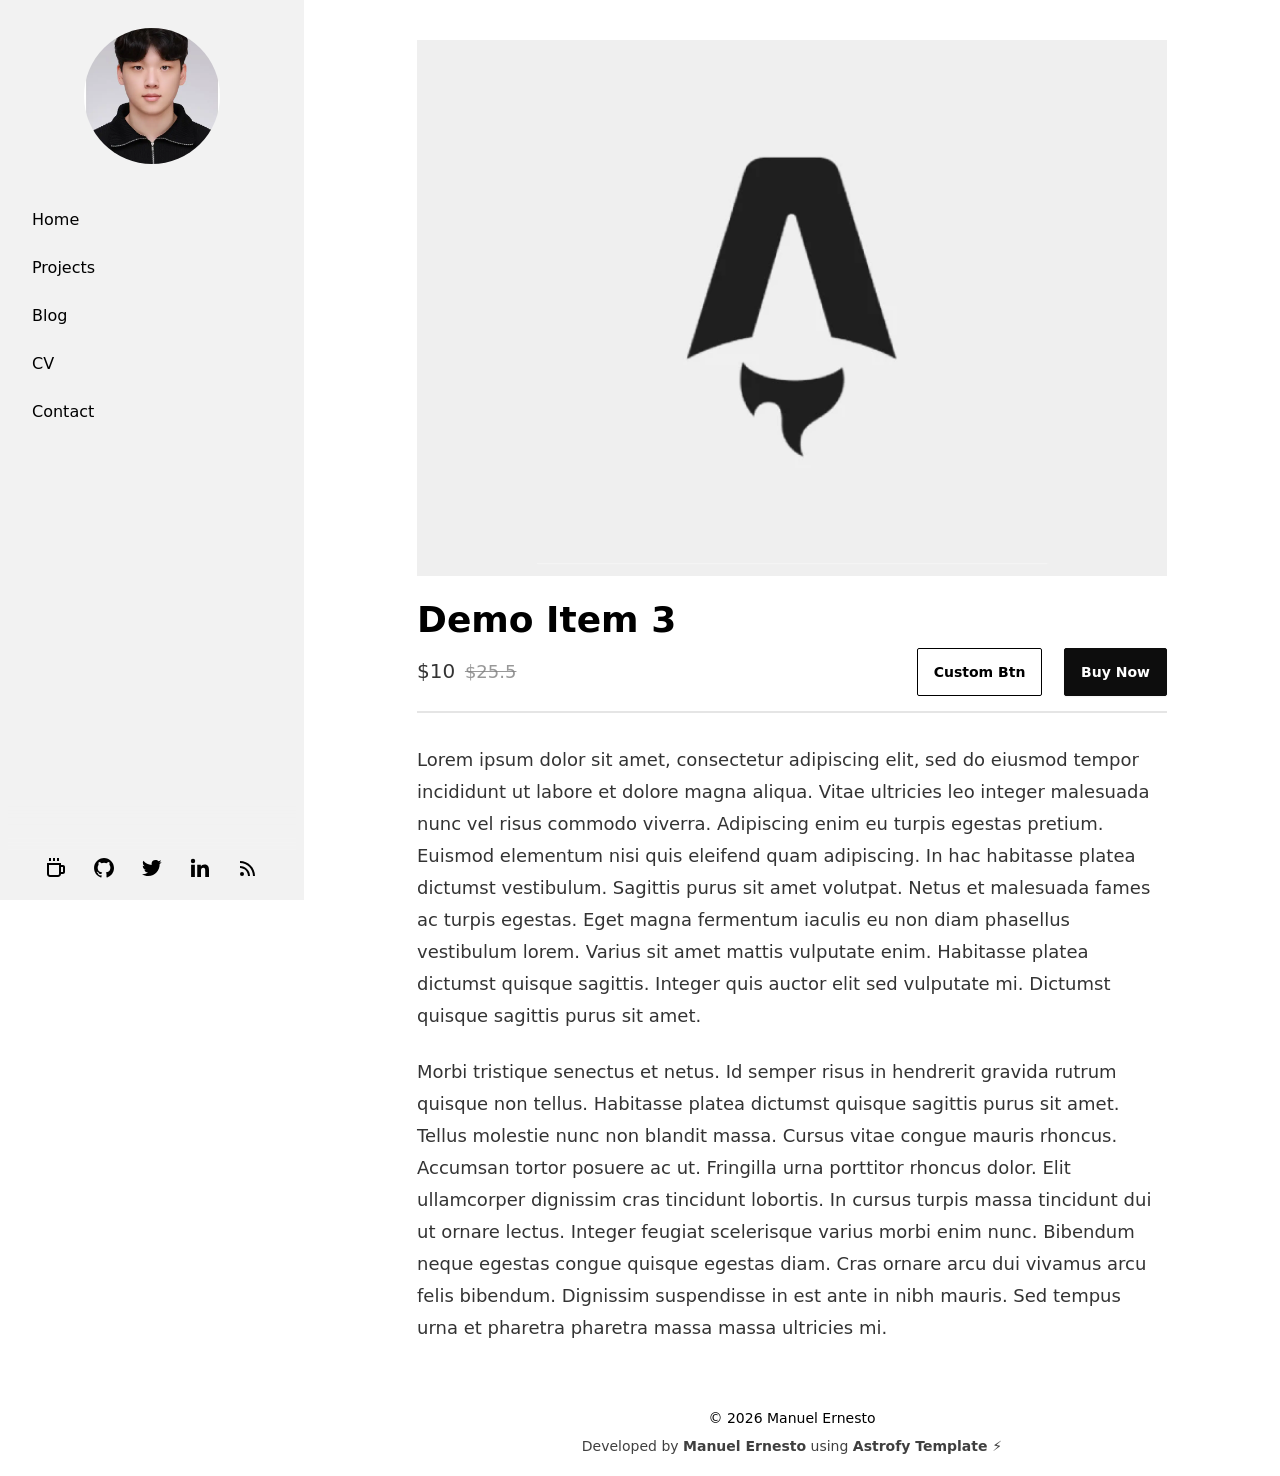
<file: store/item3/index.html>
<!DOCTYPE html><html lang="en" data-theme="lofi"> <head><!-- Global Metadata --><meta charset="utf-8"><meta name="viewport" content="width=device-width,initial-scale=1"><link rel="icon" type="image/svg+xml" href="/favicon.svg"><meta name="generator" content="Astro v4.16.19"><!-- Primary Meta Tags --><title>Demo Item 3</title><meta name="title" content="Demo Item 3"><meta name="description" content="Lorem ipsum dolor sit amet, consectetur adipiscing elit, sed do eiusmod tempor incididunt ut labore et dolore magna aliqua."><!-- Open Graph / Facebook --><meta property="og:type" content="website"><meta property="og:url" content="https://woosh1127.github.io/store/item3/"><meta property="og:title" content="Demo Item 3"><meta property="og:description" content="Lorem ipsum dolor sit amet, consectetur adipiscing elit, sed do eiusmod tempor incididunt ut labore et dolore magna aliqua."><meta property="og:image" content="https://woosh1127.github.io/itemPreview.webp"><!-- Twitter --><meta property="twitter:card" content="summary_large_image"><meta property="twitter:url" content="https://woosh1127.github.io/store/item3/"><meta property="twitter:title" content="Demo Item 3"><meta property="twitter:description" content="Lorem ipsum dolor sit amet, consectetur adipiscing elit, sed do eiusmod tempor incididunt ut labore et dolore magna aliqua."><meta property="twitter:image" content="https://woosh1127.github.io/itemPreview.webp"><meta name="astro-view-transitions-enabled" content="true"><meta name="astro-view-transitions-fallback" content="animate"><link rel="stylesheet" href="/_astro/_page_.CfmR9Rvj.css">
<style>.time-line-container>div:last-child .education__time>.education__line{display:none}.astro-route-announcer{position:absolute;left:0;top:0;clip:rect(0 0 0 0);clip-path:inset(50%);overflow:hidden;white-space:nowrap;width:1px;height:1px}
</style><script type="module" src="/_astro/hoisted.CCwx9WFb.js"></script></head> <body> <div class="bg-base-100 drawer lg:drawer-open"> <input id="my-drawer" type="checkbox" class="drawer-toggle"> <div class="drawer-content bg-base-100"> <div class="sticky lg:hidden top-0 z-30 flex h-16 w-full justify-center bg-opacity-90 backdrop-blur transition-all duration-100 bg-base-100 text-base-content shadow-sm"> <div class="navbar"> <div class="navbar-start"> <label for="my-drawer" class="btn btn-square btn-ghost"> <svg xmlns="http://www.w3.org/2000/svg" fill="none" viewBox="0 0 24 24" class="inline-block w-5 h-5 stroke-current"><path stroke-linecap="round" stroke-linejoin="round" stroke-width="2" d="M4 6h16M4 12h16M4 18h16"></path> </svg> </label> </div> <div class="navbar-center"> <a class="btn btn-ghost normal-case text-xl" href="/">Manuel Ernesto ⚡️</a> </div> <div class="navbar-end"></div> </div> </div> <div class="md:flex md:justify-center"> <main class="p-6 pt-10 lg:max-w-[900px] max-w-[100vw]">  <main class="md:flex md:justify-center"> <article class="prose prose-lg max-w-[750px] prose-img:mx-auto"> <img src="/itemPreview.webp" alt="Demo Item 3" class="w-full mb-6" width="750" height="422" loading="lazy" decoding="async"> <div class=""> <h1 class="title my-2 text-4xl font-bold"> Demo Item 3  </h1> <div class="flex place-content-between items-center"> <div class="grow md:grow-0"> <span class="text-xl mr-1"> $10</span> <span class="text-md opacity-50 line-through">$25.5</span> </div> <div> <a class="btn btn-outline grow md:grow-0 ml-4" href="https://customurl.com/" target="_blank"> Custom Btn </a> <a class="btn btn-primary grow md:grow-0 ml-4" href="https://checkouturl.com/" target="_blank">Buy Now</a> </div> </div> </div> <div class="divider my-2"></div>  <p>Lorem ipsum dolor sit amet, consectetur adipiscing elit, sed do eiusmod tempor incididunt ut labore et dolore magna aliqua. Vitae ultricies leo integer malesuada nunc vel risus commodo viverra. Adipiscing enim eu turpis egestas pretium. Euismod elementum nisi quis eleifend quam adipiscing. In hac habitasse platea dictumst vestibulum. Sagittis purus sit amet volutpat. Netus et malesuada fames ac turpis egestas. Eget magna fermentum iaculis eu non diam phasellus vestibulum lorem. Varius sit amet mattis vulputate enim. Habitasse platea dictumst quisque sagittis. Integer quis auctor elit sed vulputate mi. Dictumst quisque sagittis purus sit amet.</p>
<p>Morbi tristique senectus et netus. Id semper risus in hendrerit gravida rutrum quisque non tellus. Habitasse platea dictumst quisque sagittis purus sit amet. Tellus molestie nunc non blandit massa. Cursus vitae congue mauris rhoncus. Accumsan tortor posuere ac ut. Fringilla urna porttitor rhoncus dolor. Elit ullamcorper dignissim cras tincidunt lobortis. In cursus turpis massa tincidunt dui ut ornare lectus. Integer feugiat scelerisque varius morbi enim nunc. Bibendum neque egestas congue quisque egestas diam. Cras ornare arcu dui vivamus arcu felis bibendum. Dignissim suspendisse in est ante in nibh mauris. Sed tempus urna et pharetra pharetra massa massa ultricies mi.</p>  </article> </main>  </main> </div> <footer class="footer footer-center block mb-5 pt-10"> <div class="pb-2">
&copy; 2026 Manuel Ernesto
</div> <div class="inline opacity-75">
Developed by <a href="https://manuelernestog.github.io" target="_blank" class="font-bold">Manuel Ernesto</a> using
<!-- Thanks for using this template. You can keep this line to support my work :) --> <a href="https://astrofy-template.netlify.app/" target="_blank" class="font-bold">Astrofy Template ⚡️</a> </div> </footer>  </div> <div class="drawer-side z-40"> <label for="my-drawer" class="drawer-overlay"></label> <aside class="px-2 pt-2 h-auto min-h-full w-[19rem] bg-base-200 text-base-content flex flex-col"> <div class="w-fit mx-auto mt-5 mb-6"> <a href="/"> <div class="avatar transition ease-in-out hover:scale-[102%] block m-auto"> <div class="w-[8.5rem]"> <img src="/profile.webp" class="mask mask-circle" alt="Profile image" width="300" height="300" loading="lazy" decoding="async"> </div> </div> </a> </div> <!-- src/components/SideBarMenu.astro --><ul class="menu grow shrink menu-md overflow-y-auto"> <li><a class="py-3 text-base" id="home" href="/">Home</a></li> <li><a class="py-3 text-base" id="projects" href="/projects">Projects</a></li> <li><a class="py-3 text-base" id="blog" href="/blog/">Blog</a></li> <li><a class="py-3 text-base" id="cv" href="/cv">CV</a></li> <li> <a class="py-3 text-base" href="mailto:woosh1127@gmail.com" target="_blank" referrerpolicy="no-referrer-when-downgrade">Contact</a> </li> </ul> <div class="block sticky pointer-events-none bottom-10 bg-base-200 justify-center h-12 [mask-image:linear-gradient(transparent,#000000)]"></div> <div class="social-icons px-4 pb-5 pt-1 flex self-center justify-center sticky bottom-0 bg-base-200"> <a href="https://manuelernestog.github.io/support-my-work/" target="_blank" class="mx-3" aria-label="Support my work" title="Support my work"> <svg xmlns="http://www.w3.org/2000/svg" width="24" height="24" viewBox="0 0 24 24" style="fill: currentColor;transform: ;msFilter:;"><path fill-rule="evenodd" clip-rule="evenodd" d="M5 2h2v3H5zm4 0h2v3H9zm4 0h2v3h-2zm6 7h-2V7H3v11c0 1.654 1.346 3 3 3h8c1.654 0 3-1.346 3-3h2c1.103 0 2-.897 2-2v-5c0-1.103-.897-2-2-2zm-4 9a1 1 0 0 1-1 1H6a1 1 0 0 1-1-1V9h10v9zm2-2v-5h2l.002 5H17z"></path></svg> </a> <a href="https://github.com/manuelernestog" target="_blank" class="mx-3" aria-label="Github" title="Github"> <svg xmlns="http://www.w3.org/2000/svg" width="24" height="24" viewBox="0 0 24 24" style="fill: currentColor;transform: ;msFilter:;"><path fill-rule="evenodd" clip-rule="evenodd" d="M12.026 2c-5.509 0-9.974 4.465-9.974 9.974 0 4.406 2.857 8.145 6.821 9.465.499.09.679-.217.679-.481 0-.237-.008-.865-.011-1.696-2.775.602-3.361-1.338-3.361-1.338-.452-1.152-1.107-1.459-1.107-1.459-.905-.619.069-.605.069-.605 1.002.07 1.527 1.028 1.527 1.028.89 1.524 2.336 1.084 2.902.829.091-.645.351-1.085.635-1.334-2.214-.251-4.542-1.107-4.542-4.93 0-1.087.389-1.979 1.024-2.675-.101-.253-.446-1.268.099-2.64 0 0 .837-.269 2.742 1.021a9.582 9.582 0 0 1 2.496-.336 9.554 9.554 0 0 1 2.496.336c1.906-1.291 2.742-1.021 2.742-1.021.545 1.372.203 2.387.099 2.64.64.696 1.024 1.587 1.024 2.675 0 3.833-2.33 4.675-4.552 4.922.355.308.675.916.675 1.846 0 1.334-.012 2.41-.012 2.737 0 .267.178.577.687.479C19.146 20.115 22 16.379 22 11.974 22 6.465 17.535 2 12.026 2z"></path> </svg> </a> <a href="https://twitter.com/manuelernestog" target="_blank" class="mx-3" aria-label="Twitter" title="Twitter"> <svg xmlns="http://www.w3.org/2000/svg" width="24" height="24" viewBox="0 0 24 24" style="fill: currentColor;transform: ;msFilter:;"><path d="M19.633 7.997c.013.175.013.349.013.523 0 5.325-4.053 11.461-11.46 11.461-2.282 0-4.402-.661-6.186-1.809.324.037.636.05.973.05a8.07 8.07 0 0 0 5.001-1.721 4.036 4.036 0 0 1-3.767-2.793c.249.037.499.062.761.062.361 0 .724-.05 1.061-.137a4.027 4.027 0 0 1-3.23-3.953v-.05c.537.299 1.16.486 1.82.511a4.022 4.022 0 0 1-1.796-3.354c0-.748.199-1.434.548-2.032a11.457 11.457 0 0 0 8.306 4.215c-.062-.3-.1-.611-.1-.923a4.026 4.026 0 0 1 4.028-4.028c1.16 0 2.207.486 2.943 1.272a7.957 7.957 0 0 0 2.556-.973 4.02 4.02 0 0 1-1.771 2.22 8.073 8.073 0 0 0 2.319-.624 8.645 8.645 0 0 1-2.019 2.083z"></path> </svg> </a> <a href="https://www.linkedin.com/in/manuelernestogr" target="_blank" class="mx-3" aria-label="Linkedin" title="Linkedin"> <svg xmlns="http://www.w3.org/2000/svg" width="24" height="24" viewBox="0 0 24 24" style="fill: currentColor;transform: ;msFilter:;"><circle cx="4.983" cy="5.009" r="2.188"></circle><path d="M9.237 8.855v12.139h3.769v-6.003c0-1.584.298-3.118 2.262-3.118 1.937 0 1.961 1.811 1.961 3.218v5.904H21v-6.657c0-3.27-.704-5.783-4.526-5.783-1.835 0-3.065 1.007-3.568 1.96h-.051v-1.66H9.237zm-6.142 0H6.87v12.139H3.095z"></path> </svg> </a> <a href="/rss.xml" target="_blank" class="mx-3" aria-label="RSS Feed" title="RSS Feed"> <svg xmlns="http://www.w3.org/2000/svg" width="24" height="24" viewBox="0 0 24 24" style="fill: currentColor;transform: ;msFilter:;"><path d="M19 20.001C19 11.729 12.271 5 4 5v2c7.168 0 13 5.832 13 13.001h2z"></path><path d="M12 20.001h2C14 14.486 9.514 10 4 10v2c4.411 0 8 3.589 8 8.001z"></path><circle cx="6" cy="18" r="2"></circle> </svg> </a> </div> </aside> </div> </div> </body></html>
</file>
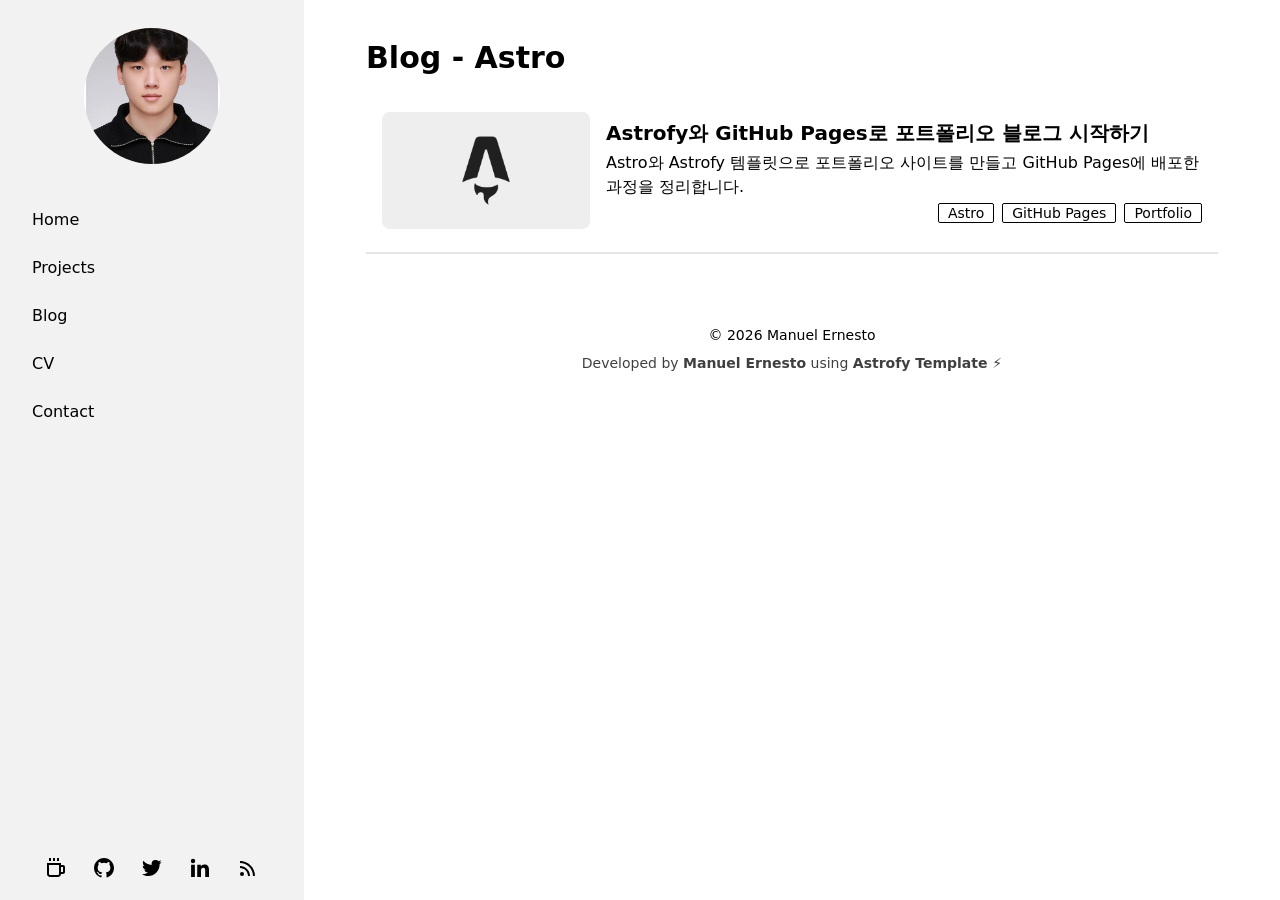
<file: blog/tag/Astro/index.html>
<!DOCTYPE html><html lang="en" data-theme="lofi"> <head><!-- Global Metadata --><meta charset="utf-8"><meta name="viewport" content="width=device-width,initial-scale=1"><link rel="icon" type="image/svg+xml" href="/favicon.svg"><meta name="generator" content="Astro v4.16.19"><!-- Primary Meta Tags --><title>Blog - Astro</title><meta name="title" content="Blog - Astro"><meta name="description" content="우서현의 자기소개서, 이력서(CV), 프로젝트 포트폴리오 및 기술 블로그입니다."><!-- Open Graph / Facebook --><meta property="og:type" content="website"><meta property="og:url" content="https://woosh1127.github.io/blog/tag/Astro/"><meta property="og:title" content="Blog - Astro"><meta property="og:description" content="우서현의 자기소개서, 이력서(CV), 프로젝트 포트폴리오 및 기술 블로그입니다."><meta property="og:image" content="https://woosh1127.github.io/social_img.webp"><!-- Twitter --><meta property="twitter:card" content="summary_large_image"><meta property="twitter:url" content="https://woosh1127.github.io/blog/tag/Astro/"><meta property="twitter:title" content="Blog - Astro"><meta property="twitter:description" content="우서현의 자기소개서, 이력서(CV), 프로젝트 포트폴리오 및 기술 블로그입니다."><meta property="twitter:image" content="https://woosh1127.github.io/social_img.webp"><meta name="astro-view-transitions-enabled" content="true"><meta name="astro-view-transitions-fallback" content="animate"><link rel="stylesheet" href="/_astro/_page_.CfmR9Rvj.css">
<style>.time-line-container>div:last-child .education__time>.education__line{display:none}.astro-route-announcer{position:absolute;left:0;top:0;clip:rect(0 0 0 0);clip-path:inset(50%);overflow:hidden;white-space:nowrap;width:1px;height:1px}
</style><script type="module" src="/_astro/hoisted.CCwx9WFb.js"></script></head> <body> <div class="bg-base-100 drawer lg:drawer-open"> <input id="my-drawer" type="checkbox" class="drawer-toggle"> <div class="drawer-content bg-base-100"> <div class="sticky lg:hidden top-0 z-30 flex h-16 w-full justify-center bg-opacity-90 backdrop-blur transition-all duration-100 bg-base-100 text-base-content shadow-sm"> <div class="navbar"> <div class="navbar-start"> <label for="my-drawer" class="btn btn-square btn-ghost"> <svg xmlns="http://www.w3.org/2000/svg" fill="none" viewBox="0 0 24 24" class="inline-block w-5 h-5 stroke-current"><path stroke-linecap="round" stroke-linejoin="round" stroke-width="2" d="M4 6h16M4 12h16M4 18h16"></path> </svg> </label> </div> <div class="navbar-center"> <a class="btn btn-ghost normal-case text-xl" href="/">Manuel Ernesto ⚡️</a> </div> <div class="navbar-end"></div> </div> </div> <div class="md:flex md:justify-center"> <main class="p-6 pt-10 lg:max-w-[900px] max-w-[100vw]">  <div class="mb-5"> <div class="text-3xl w-full font-bold">Blog - Astro</div> </div> <ul>  <div class="rounded-lg bg-base-100 hover:shadow-xl transition ease-in-out hover:scale-[102%]"> <a href="/blog/astrofy-github-pages" target="_self"> <div class="hero-content flex-col md:flex-row"> <img src="/post_img.webp" alt="Astrofy와 GitHub Pages로 포트폴리오 블로그 시작하기" class="max-w-full md:max-w-[13rem] rounded-lg" width="750" height="422" loading="lazy" decoding="async"> <div class="grow w-full"> <h1 class="text-xl font-bold"> Astrofy와 GitHub Pages로 포트폴리오 블로그 시작하기  </h1> <p class="py-1 text-1xl">Astro와 Astrofy 템플릿으로 포트폴리오 사이트를 만들고 GitHub Pages에 배포한 과정을 정리합니다.</p> <div class="card-actions justify-end"> <a href="/blog/tag/Astro" class="badge badge-outline"> Astro </a><a href="/blog/tag/GitHub Pages" class="badge badge-outline"> GitHub Pages </a><a href="/blog/tag/Portfolio" class="badge badge-outline"> Portfolio </a> </div> </div> </div> </a> </div> <div class="divider my-0"></div>  </ul><div class="flex justify-between"> <div></div> <div></div> </div>  </main> </div> <footer class="footer footer-center block mb-5 pt-10"> <div class="pb-2">
&copy; 2026 Manuel Ernesto
</div> <div class="inline opacity-75">
Developed by <a href="https://manuelernestog.github.io" target="_blank" class="font-bold">Manuel Ernesto</a> using
<!-- Thanks for using this template. You can keep this line to support my work :) --> <a href="https://astrofy-template.netlify.app/" target="_blank" class="font-bold">Astrofy Template ⚡️</a> </div> </footer>  </div> <div class="drawer-side z-40"> <label for="my-drawer" class="drawer-overlay"></label> <aside class="px-2 pt-2 h-auto min-h-full w-[19rem] bg-base-200 text-base-content flex flex-col"> <div class="w-fit mx-auto mt-5 mb-6"> <a href="/"> <div class="avatar transition ease-in-out hover:scale-[102%] block m-auto"> <div class="w-[8.5rem]"> <img src="/profile.webp" class="mask mask-circle" alt="Profile image" width="300" height="300" loading="lazy" decoding="async"> </div> </div> </a> </div> <!-- src/components/SideBarMenu.astro --><ul class="menu grow shrink menu-md overflow-y-auto"> <li><a class="py-3 text-base" id="home" href="/">Home</a></li> <li><a class="py-3 text-base" id="projects" href="/projects">Projects</a></li> <li><a class="py-3 text-base" id="blog" href="/blog/">Blog</a></li> <li><a class="py-3 text-base" id="cv" href="/cv">CV</a></li> <li> <a class="py-3 text-base" href="mailto:woosh1127@gmail.com" target="_blank" referrerpolicy="no-referrer-when-downgrade">Contact</a> </li> </ul> <div class="block sticky pointer-events-none bottom-10 bg-base-200 justify-center h-12 [mask-image:linear-gradient(transparent,#000000)]"></div> <div class="social-icons px-4 pb-5 pt-1 flex self-center justify-center sticky bottom-0 bg-base-200"> <a href="https://manuelernestog.github.io/support-my-work/" target="_blank" class="mx-3" aria-label="Support my work" title="Support my work"> <svg xmlns="http://www.w3.org/2000/svg" width="24" height="24" viewBox="0 0 24 24" style="fill: currentColor;transform: ;msFilter:;"><path fill-rule="evenodd" clip-rule="evenodd" d="M5 2h2v3H5zm4 0h2v3H9zm4 0h2v3h-2zm6 7h-2V7H3v11c0 1.654 1.346 3 3 3h8c1.654 0 3-1.346 3-3h2c1.103 0 2-.897 2-2v-5c0-1.103-.897-2-2-2zm-4 9a1 1 0 0 1-1 1H6a1 1 0 0 1-1-1V9h10v9zm2-2v-5h2l.002 5H17z"></path></svg> </a> <a href="https://github.com/manuelernestog" target="_blank" class="mx-3" aria-label="Github" title="Github"> <svg xmlns="http://www.w3.org/2000/svg" width="24" height="24" viewBox="0 0 24 24" style="fill: currentColor;transform: ;msFilter:;"><path fill-rule="evenodd" clip-rule="evenodd" d="M12.026 2c-5.509 0-9.974 4.465-9.974 9.974 0 4.406 2.857 8.145 6.821 9.465.499.09.679-.217.679-.481 0-.237-.008-.865-.011-1.696-2.775.602-3.361-1.338-3.361-1.338-.452-1.152-1.107-1.459-1.107-1.459-.905-.619.069-.605.069-.605 1.002.07 1.527 1.028 1.527 1.028.89 1.524 2.336 1.084 2.902.829.091-.645.351-1.085.635-1.334-2.214-.251-4.542-1.107-4.542-4.93 0-1.087.389-1.979 1.024-2.675-.101-.253-.446-1.268.099-2.64 0 0 .837-.269 2.742 1.021a9.582 9.582 0 0 1 2.496-.336 9.554 9.554 0 0 1 2.496.336c1.906-1.291 2.742-1.021 2.742-1.021.545 1.372.203 2.387.099 2.64.64.696 1.024 1.587 1.024 2.675 0 3.833-2.33 4.675-4.552 4.922.355.308.675.916.675 1.846 0 1.334-.012 2.41-.012 2.737 0 .267.178.577.687.479C19.146 20.115 22 16.379 22 11.974 22 6.465 17.535 2 12.026 2z"></path> </svg> </a> <a href="https://twitter.com/manuelernestog" target="_blank" class="mx-3" aria-label="Twitter" title="Twitter"> <svg xmlns="http://www.w3.org/2000/svg" width="24" height="24" viewBox="0 0 24 24" style="fill: currentColor;transform: ;msFilter:;"><path d="M19.633 7.997c.013.175.013.349.013.523 0 5.325-4.053 11.461-11.46 11.461-2.282 0-4.402-.661-6.186-1.809.324.037.636.05.973.05a8.07 8.07 0 0 0 5.001-1.721 4.036 4.036 0 0 1-3.767-2.793c.249.037.499.062.761.062.361 0 .724-.05 1.061-.137a4.027 4.027 0 0 1-3.23-3.953v-.05c.537.299 1.16.486 1.82.511a4.022 4.022 0 0 1-1.796-3.354c0-.748.199-1.434.548-2.032a11.457 11.457 0 0 0 8.306 4.215c-.062-.3-.1-.611-.1-.923a4.026 4.026 0 0 1 4.028-4.028c1.16 0 2.207.486 2.943 1.272a7.957 7.957 0 0 0 2.556-.973 4.02 4.02 0 0 1-1.771 2.22 8.073 8.073 0 0 0 2.319-.624 8.645 8.645 0 0 1-2.019 2.083z"></path> </svg> </a> <a href="https://www.linkedin.com/in/manuelernestogr" target="_blank" class="mx-3" aria-label="Linkedin" title="Linkedin"> <svg xmlns="http://www.w3.org/2000/svg" width="24" height="24" viewBox="0 0 24 24" style="fill: currentColor;transform: ;msFilter:;"><circle cx="4.983" cy="5.009" r="2.188"></circle><path d="M9.237 8.855v12.139h3.769v-6.003c0-1.584.298-3.118 2.262-3.118 1.937 0 1.961 1.811 1.961 3.218v5.904H21v-6.657c0-3.27-.704-5.783-4.526-5.783-1.835 0-3.065 1.007-3.568 1.96h-.051v-1.66H9.237zm-6.142 0H6.87v12.139H3.095z"></path> </svg> </a> <a href="/rss.xml" target="_blank" class="mx-3" aria-label="RSS Feed" title="RSS Feed"> <svg xmlns="http://www.w3.org/2000/svg" width="24" height="24" viewBox="0 0 24 24" style="fill: currentColor;transform: ;msFilter:;"><path d="M19 20.001C19 11.729 12.271 5 4 5v2c7.168 0 13 5.832 13 13.001h2z"></path><path d="M12 20.001h2C14 14.486 9.514 10 4 10v2c4.411 0 8 3.589 8 8.001z"></path><circle cx="6" cy="18" r="2"></circle> </svg> </a> </div> </aside> </div> </div> </body></html>
</file>
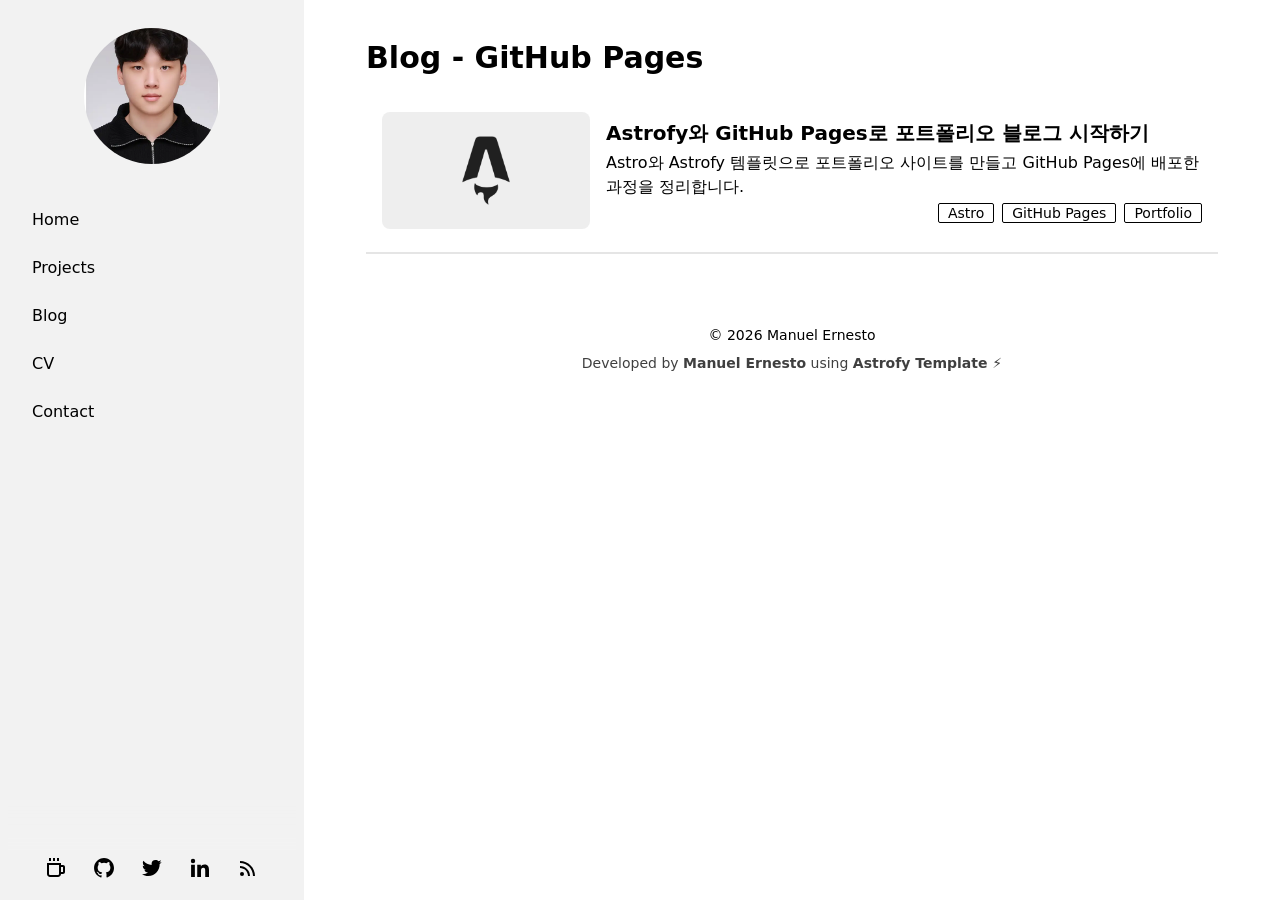
<file: blog/tag/GitHub Pages/index.html>
<!DOCTYPE html><html lang="en" data-theme="lofi"> <head><!-- Global Metadata --><meta charset="utf-8"><meta name="viewport" content="width=device-width,initial-scale=1"><link rel="icon" type="image/svg+xml" href="/favicon.svg"><meta name="generator" content="Astro v4.16.19"><!-- Primary Meta Tags --><title>Blog - GitHub Pages</title><meta name="title" content="Blog - GitHub Pages"><meta name="description" content="우서현의 자기소개서, 이력서(CV), 프로젝트 포트폴리오 및 기술 블로그입니다."><!-- Open Graph / Facebook --><meta property="og:type" content="website"><meta property="og:url" content="https://woosh1127.github.io/blog/tag/GitHub%20Pages/"><meta property="og:title" content="Blog - GitHub Pages"><meta property="og:description" content="우서현의 자기소개서, 이력서(CV), 프로젝트 포트폴리오 및 기술 블로그입니다."><meta property="og:image" content="https://woosh1127.github.io/social_img.webp"><!-- Twitter --><meta property="twitter:card" content="summary_large_image"><meta property="twitter:url" content="https://woosh1127.github.io/blog/tag/GitHub%20Pages/"><meta property="twitter:title" content="Blog - GitHub Pages"><meta property="twitter:description" content="우서현의 자기소개서, 이력서(CV), 프로젝트 포트폴리오 및 기술 블로그입니다."><meta property="twitter:image" content="https://woosh1127.github.io/social_img.webp"><meta name="astro-view-transitions-enabled" content="true"><meta name="astro-view-transitions-fallback" content="animate"><link rel="stylesheet" href="/_astro/_page_.CfmR9Rvj.css">
<style>.time-line-container>div:last-child .education__time>.education__line{display:none}.astro-route-announcer{position:absolute;left:0;top:0;clip:rect(0 0 0 0);clip-path:inset(50%);overflow:hidden;white-space:nowrap;width:1px;height:1px}
</style><script type="module" src="/_astro/hoisted.CCwx9WFb.js"></script></head> <body> <div class="bg-base-100 drawer lg:drawer-open"> <input id="my-drawer" type="checkbox" class="drawer-toggle"> <div class="drawer-content bg-base-100"> <div class="sticky lg:hidden top-0 z-30 flex h-16 w-full justify-center bg-opacity-90 backdrop-blur transition-all duration-100 bg-base-100 text-base-content shadow-sm"> <div class="navbar"> <div class="navbar-start"> <label for="my-drawer" class="btn btn-square btn-ghost"> <svg xmlns="http://www.w3.org/2000/svg" fill="none" viewBox="0 0 24 24" class="inline-block w-5 h-5 stroke-current"><path stroke-linecap="round" stroke-linejoin="round" stroke-width="2" d="M4 6h16M4 12h16M4 18h16"></path> </svg> </label> </div> <div class="navbar-center"> <a class="btn btn-ghost normal-case text-xl" href="/">Manuel Ernesto ⚡️</a> </div> <div class="navbar-end"></div> </div> </div> <div class="md:flex md:justify-center"> <main class="p-6 pt-10 lg:max-w-[900px] max-w-[100vw]">  <div class="mb-5"> <div class="text-3xl w-full font-bold">Blog - GitHub Pages</div> </div> <ul>  <div class="rounded-lg bg-base-100 hover:shadow-xl transition ease-in-out hover:scale-[102%]"> <a href="/blog/astrofy-github-pages" target="_self"> <div class="hero-content flex-col md:flex-row"> <img src="/post_img.webp" alt="Astrofy와 GitHub Pages로 포트폴리오 블로그 시작하기" class="max-w-full md:max-w-[13rem] rounded-lg" width="750" height="422" loading="lazy" decoding="async"> <div class="grow w-full"> <h1 class="text-xl font-bold"> Astrofy와 GitHub Pages로 포트폴리오 블로그 시작하기  </h1> <p class="py-1 text-1xl">Astro와 Astrofy 템플릿으로 포트폴리오 사이트를 만들고 GitHub Pages에 배포한 과정을 정리합니다.</p> <div class="card-actions justify-end"> <a href="/blog/tag/Astro" class="badge badge-outline"> Astro </a><a href="/blog/tag/GitHub Pages" class="badge badge-outline"> GitHub Pages </a><a href="/blog/tag/Portfolio" class="badge badge-outline"> Portfolio </a> </div> </div> </div> </a> </div> <div class="divider my-0"></div>  </ul><div class="flex justify-between"> <div></div> <div></div> </div>  </main> </div> <footer class="footer footer-center block mb-5 pt-10"> <div class="pb-2">
&copy; 2026 Manuel Ernesto
</div> <div class="inline opacity-75">
Developed by <a href="https://manuelernestog.github.io" target="_blank" class="font-bold">Manuel Ernesto</a> using
<!-- Thanks for using this template. You can keep this line to support my work :) --> <a href="https://astrofy-template.netlify.app/" target="_blank" class="font-bold">Astrofy Template ⚡️</a> </div> </footer>  </div> <div class="drawer-side z-40"> <label for="my-drawer" class="drawer-overlay"></label> <aside class="px-2 pt-2 h-auto min-h-full w-[19rem] bg-base-200 text-base-content flex flex-col"> <div class="w-fit mx-auto mt-5 mb-6"> <a href="/"> <div class="avatar transition ease-in-out hover:scale-[102%] block m-auto"> <div class="w-[8.5rem]"> <img src="/profile.webp" class="mask mask-circle" alt="Profile image" width="300" height="300" loading="lazy" decoding="async"> </div> </div> </a> </div> <!-- src/components/SideBarMenu.astro --><ul class="menu grow shrink menu-md overflow-y-auto"> <li><a class="py-3 text-base" id="home" href="/">Home</a></li> <li><a class="py-3 text-base" id="projects" href="/projects">Projects</a></li> <li><a class="py-3 text-base" id="blog" href="/blog/">Blog</a></li> <li><a class="py-3 text-base" id="cv" href="/cv">CV</a></li> <li> <a class="py-3 text-base" href="mailto:woosh1127@gmail.com" target="_blank" referrerpolicy="no-referrer-when-downgrade">Contact</a> </li> </ul> <div class="block sticky pointer-events-none bottom-10 bg-base-200 justify-center h-12 [mask-image:linear-gradient(transparent,#000000)]"></div> <div class="social-icons px-4 pb-5 pt-1 flex self-center justify-center sticky bottom-0 bg-base-200"> <a href="https://manuelernestog.github.io/support-my-work/" target="_blank" class="mx-3" aria-label="Support my work" title="Support my work"> <svg xmlns="http://www.w3.org/2000/svg" width="24" height="24" viewBox="0 0 24 24" style="fill: currentColor;transform: ;msFilter:;"><path fill-rule="evenodd" clip-rule="evenodd" d="M5 2h2v3H5zm4 0h2v3H9zm4 0h2v3h-2zm6 7h-2V7H3v11c0 1.654 1.346 3 3 3h8c1.654 0 3-1.346 3-3h2c1.103 0 2-.897 2-2v-5c0-1.103-.897-2-2-2zm-4 9a1 1 0 0 1-1 1H6a1 1 0 0 1-1-1V9h10v9zm2-2v-5h2l.002 5H17z"></path></svg> </a> <a href="https://github.com/manuelernestog" target="_blank" class="mx-3" aria-label="Github" title="Github"> <svg xmlns="http://www.w3.org/2000/svg" width="24" height="24" viewBox="0 0 24 24" style="fill: currentColor;transform: ;msFilter:;"><path fill-rule="evenodd" clip-rule="evenodd" d="M12.026 2c-5.509 0-9.974 4.465-9.974 9.974 0 4.406 2.857 8.145 6.821 9.465.499.09.679-.217.679-.481 0-.237-.008-.865-.011-1.696-2.775.602-3.361-1.338-3.361-1.338-.452-1.152-1.107-1.459-1.107-1.459-.905-.619.069-.605.069-.605 1.002.07 1.527 1.028 1.527 1.028.89 1.524 2.336 1.084 2.902.829.091-.645.351-1.085.635-1.334-2.214-.251-4.542-1.107-4.542-4.93 0-1.087.389-1.979 1.024-2.675-.101-.253-.446-1.268.099-2.64 0 0 .837-.269 2.742 1.021a9.582 9.582 0 0 1 2.496-.336 9.554 9.554 0 0 1 2.496.336c1.906-1.291 2.742-1.021 2.742-1.021.545 1.372.203 2.387.099 2.64.64.696 1.024 1.587 1.024 2.675 0 3.833-2.33 4.675-4.552 4.922.355.308.675.916.675 1.846 0 1.334-.012 2.41-.012 2.737 0 .267.178.577.687.479C19.146 20.115 22 16.379 22 11.974 22 6.465 17.535 2 12.026 2z"></path> </svg> </a> <a href="https://twitter.com/manuelernestog" target="_blank" class="mx-3" aria-label="Twitter" title="Twitter"> <svg xmlns="http://www.w3.org/2000/svg" width="24" height="24" viewBox="0 0 24 24" style="fill: currentColor;transform: ;msFilter:;"><path d="M19.633 7.997c.013.175.013.349.013.523 0 5.325-4.053 11.461-11.46 11.461-2.282 0-4.402-.661-6.186-1.809.324.037.636.05.973.05a8.07 8.07 0 0 0 5.001-1.721 4.036 4.036 0 0 1-3.767-2.793c.249.037.499.062.761.062.361 0 .724-.05 1.061-.137a4.027 4.027 0 0 1-3.23-3.953v-.05c.537.299 1.16.486 1.82.511a4.022 4.022 0 0 1-1.796-3.354c0-.748.199-1.434.548-2.032a11.457 11.457 0 0 0 8.306 4.215c-.062-.3-.1-.611-.1-.923a4.026 4.026 0 0 1 4.028-4.028c1.16 0 2.207.486 2.943 1.272a7.957 7.957 0 0 0 2.556-.973 4.02 4.02 0 0 1-1.771 2.22 8.073 8.073 0 0 0 2.319-.624 8.645 8.645 0 0 1-2.019 2.083z"></path> </svg> </a> <a href="https://www.linkedin.com/in/manuelernestogr" target="_blank" class="mx-3" aria-label="Linkedin" title="Linkedin"> <svg xmlns="http://www.w3.org/2000/svg" width="24" height="24" viewBox="0 0 24 24" style="fill: currentColor;transform: ;msFilter:;"><circle cx="4.983" cy="5.009" r="2.188"></circle><path d="M9.237 8.855v12.139h3.769v-6.003c0-1.584.298-3.118 2.262-3.118 1.937 0 1.961 1.811 1.961 3.218v5.904H21v-6.657c0-3.27-.704-5.783-4.526-5.783-1.835 0-3.065 1.007-3.568 1.96h-.051v-1.66H9.237zm-6.142 0H6.87v12.139H3.095z"></path> </svg> </a> <a href="/rss.xml" target="_blank" class="mx-3" aria-label="RSS Feed" title="RSS Feed"> <svg xmlns="http://www.w3.org/2000/svg" width="24" height="24" viewBox="0 0 24 24" style="fill: currentColor;transform: ;msFilter:;"><path d="M19 20.001C19 11.729 12.271 5 4 5v2c7.168 0 13 5.832 13 13.001h2z"></path><path d="M12 20.001h2C14 14.486 9.514 10 4 10v2c4.411 0 8 3.589 8 8.001z"></path><circle cx="6" cy="18" r="2"></circle> </svg> </a> </div> </aside> </div> </div> </body></html>
</file>
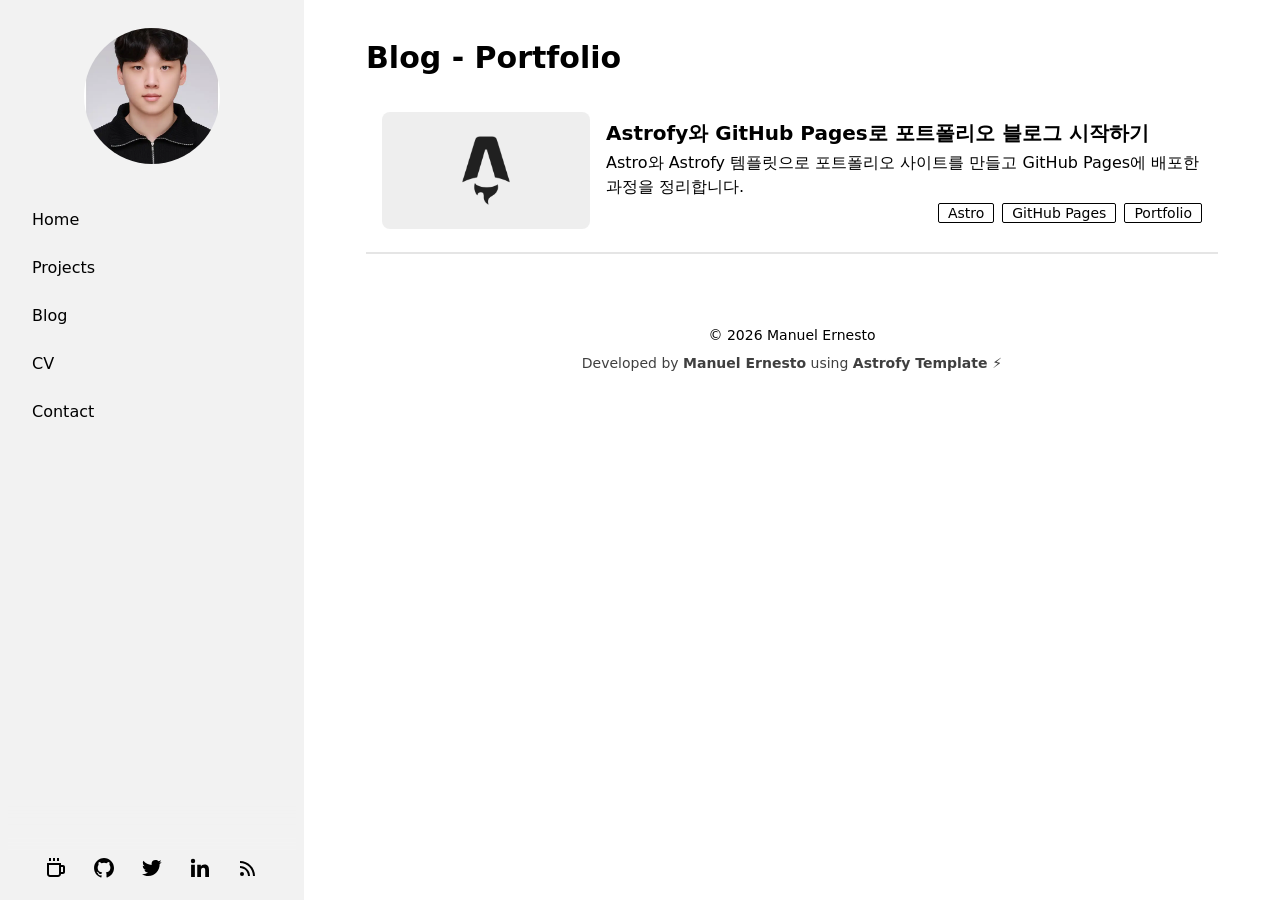
<file: blog/tag/Portfolio/index.html>
<!DOCTYPE html><html lang="en" data-theme="lofi"> <head><!-- Global Metadata --><meta charset="utf-8"><meta name="viewport" content="width=device-width,initial-scale=1"><link rel="icon" type="image/svg+xml" href="/favicon.svg"><meta name="generator" content="Astro v4.16.19"><!-- Primary Meta Tags --><title>Blog - Portfolio</title><meta name="title" content="Blog - Portfolio"><meta name="description" content="우서현의 자기소개서, 이력서(CV), 프로젝트 포트폴리오 및 기술 블로그입니다."><!-- Open Graph / Facebook --><meta property="og:type" content="website"><meta property="og:url" content="https://woosh1127.github.io/blog/tag/Portfolio/"><meta property="og:title" content="Blog - Portfolio"><meta property="og:description" content="우서현의 자기소개서, 이력서(CV), 프로젝트 포트폴리오 및 기술 블로그입니다."><meta property="og:image" content="https://woosh1127.github.io/social_img.webp"><!-- Twitter --><meta property="twitter:card" content="summary_large_image"><meta property="twitter:url" content="https://woosh1127.github.io/blog/tag/Portfolio/"><meta property="twitter:title" content="Blog - Portfolio"><meta property="twitter:description" content="우서현의 자기소개서, 이력서(CV), 프로젝트 포트폴리오 및 기술 블로그입니다."><meta property="twitter:image" content="https://woosh1127.github.io/social_img.webp"><meta name="astro-view-transitions-enabled" content="true"><meta name="astro-view-transitions-fallback" content="animate"><link rel="stylesheet" href="/_astro/_page_.CfmR9Rvj.css">
<style>.time-line-container>div:last-child .education__time>.education__line{display:none}.astro-route-announcer{position:absolute;left:0;top:0;clip:rect(0 0 0 0);clip-path:inset(50%);overflow:hidden;white-space:nowrap;width:1px;height:1px}
</style><script type="module" src="/_astro/hoisted.CCwx9WFb.js"></script></head> <body> <div class="bg-base-100 drawer lg:drawer-open"> <input id="my-drawer" type="checkbox" class="drawer-toggle"> <div class="drawer-content bg-base-100"> <div class="sticky lg:hidden top-0 z-30 flex h-16 w-full justify-center bg-opacity-90 backdrop-blur transition-all duration-100 bg-base-100 text-base-content shadow-sm"> <div class="navbar"> <div class="navbar-start"> <label for="my-drawer" class="btn btn-square btn-ghost"> <svg xmlns="http://www.w3.org/2000/svg" fill="none" viewBox="0 0 24 24" class="inline-block w-5 h-5 stroke-current"><path stroke-linecap="round" stroke-linejoin="round" stroke-width="2" d="M4 6h16M4 12h16M4 18h16"></path> </svg> </label> </div> <div class="navbar-center"> <a class="btn btn-ghost normal-case text-xl" href="/">Manuel Ernesto ⚡️</a> </div> <div class="navbar-end"></div> </div> </div> <div class="md:flex md:justify-center"> <main class="p-6 pt-10 lg:max-w-[900px] max-w-[100vw]">  <div class="mb-5"> <div class="text-3xl w-full font-bold">Blog - Portfolio</div> </div> <ul>  <div class="rounded-lg bg-base-100 hover:shadow-xl transition ease-in-out hover:scale-[102%]"> <a href="/blog/astrofy-github-pages" target="_self"> <div class="hero-content flex-col md:flex-row"> <img src="/post_img.webp" alt="Astrofy와 GitHub Pages로 포트폴리오 블로그 시작하기" class="max-w-full md:max-w-[13rem] rounded-lg" width="750" height="422" loading="lazy" decoding="async"> <div class="grow w-full"> <h1 class="text-xl font-bold"> Astrofy와 GitHub Pages로 포트폴리오 블로그 시작하기  </h1> <p class="py-1 text-1xl">Astro와 Astrofy 템플릿으로 포트폴리오 사이트를 만들고 GitHub Pages에 배포한 과정을 정리합니다.</p> <div class="card-actions justify-end"> <a href="/blog/tag/Astro" class="badge badge-outline"> Astro </a><a href="/blog/tag/GitHub Pages" class="badge badge-outline"> GitHub Pages </a><a href="/blog/tag/Portfolio" class="badge badge-outline"> Portfolio </a> </div> </div> </div> </a> </div> <div class="divider my-0"></div>  </ul><div class="flex justify-between"> <div></div> <div></div> </div>  </main> </div> <footer class="footer footer-center block mb-5 pt-10"> <div class="pb-2">
&copy; 2026 Manuel Ernesto
</div> <div class="inline opacity-75">
Developed by <a href="https://manuelernestog.github.io" target="_blank" class="font-bold">Manuel Ernesto</a> using
<!-- Thanks for using this template. You can keep this line to support my work :) --> <a href="https://astrofy-template.netlify.app/" target="_blank" class="font-bold">Astrofy Template ⚡️</a> </div> </footer>  </div> <div class="drawer-side z-40"> <label for="my-drawer" class="drawer-overlay"></label> <aside class="px-2 pt-2 h-auto min-h-full w-[19rem] bg-base-200 text-base-content flex flex-col"> <div class="w-fit mx-auto mt-5 mb-6"> <a href="/"> <div class="avatar transition ease-in-out hover:scale-[102%] block m-auto"> <div class="w-[8.5rem]"> <img src="/profile.webp" class="mask mask-circle" alt="Profile image" width="300" height="300" loading="lazy" decoding="async"> </div> </div> </a> </div> <!-- src/components/SideBarMenu.astro --><ul class="menu grow shrink menu-md overflow-y-auto"> <li><a class="py-3 text-base" id="home" href="/">Home</a></li> <li><a class="py-3 text-base" id="projects" href="/projects">Projects</a></li> <li><a class="py-3 text-base" id="blog" href="/blog/">Blog</a></li> <li><a class="py-3 text-base" id="cv" href="/cv">CV</a></li> <li> <a class="py-3 text-base" href="mailto:woosh1127@gmail.com" target="_blank" referrerpolicy="no-referrer-when-downgrade">Contact</a> </li> </ul> <div class="block sticky pointer-events-none bottom-10 bg-base-200 justify-center h-12 [mask-image:linear-gradient(transparent,#000000)]"></div> <div class="social-icons px-4 pb-5 pt-1 flex self-center justify-center sticky bottom-0 bg-base-200"> <a href="https://manuelernestog.github.io/support-my-work/" target="_blank" class="mx-3" aria-label="Support my work" title="Support my work"> <svg xmlns="http://www.w3.org/2000/svg" width="24" height="24" viewBox="0 0 24 24" style="fill: currentColor;transform: ;msFilter:;"><path fill-rule="evenodd" clip-rule="evenodd" d="M5 2h2v3H5zm4 0h2v3H9zm4 0h2v3h-2zm6 7h-2V7H3v11c0 1.654 1.346 3 3 3h8c1.654 0 3-1.346 3-3h2c1.103 0 2-.897 2-2v-5c0-1.103-.897-2-2-2zm-4 9a1 1 0 0 1-1 1H6a1 1 0 0 1-1-1V9h10v9zm2-2v-5h2l.002 5H17z"></path></svg> </a> <a href="https://github.com/manuelernestog" target="_blank" class="mx-3" aria-label="Github" title="Github"> <svg xmlns="http://www.w3.org/2000/svg" width="24" height="24" viewBox="0 0 24 24" style="fill: currentColor;transform: ;msFilter:;"><path fill-rule="evenodd" clip-rule="evenodd" d="M12.026 2c-5.509 0-9.974 4.465-9.974 9.974 0 4.406 2.857 8.145 6.821 9.465.499.09.679-.217.679-.481 0-.237-.008-.865-.011-1.696-2.775.602-3.361-1.338-3.361-1.338-.452-1.152-1.107-1.459-1.107-1.459-.905-.619.069-.605.069-.605 1.002.07 1.527 1.028 1.527 1.028.89 1.524 2.336 1.084 2.902.829.091-.645.351-1.085.635-1.334-2.214-.251-4.542-1.107-4.542-4.93 0-1.087.389-1.979 1.024-2.675-.101-.253-.446-1.268.099-2.64 0 0 .837-.269 2.742 1.021a9.582 9.582 0 0 1 2.496-.336 9.554 9.554 0 0 1 2.496.336c1.906-1.291 2.742-1.021 2.742-1.021.545 1.372.203 2.387.099 2.64.64.696 1.024 1.587 1.024 2.675 0 3.833-2.33 4.675-4.552 4.922.355.308.675.916.675 1.846 0 1.334-.012 2.41-.012 2.737 0 .267.178.577.687.479C19.146 20.115 22 16.379 22 11.974 22 6.465 17.535 2 12.026 2z"></path> </svg> </a> <a href="https://twitter.com/manuelernestog" target="_blank" class="mx-3" aria-label="Twitter" title="Twitter"> <svg xmlns="http://www.w3.org/2000/svg" width="24" height="24" viewBox="0 0 24 24" style="fill: currentColor;transform: ;msFilter:;"><path d="M19.633 7.997c.013.175.013.349.013.523 0 5.325-4.053 11.461-11.46 11.461-2.282 0-4.402-.661-6.186-1.809.324.037.636.05.973.05a8.07 8.07 0 0 0 5.001-1.721 4.036 4.036 0 0 1-3.767-2.793c.249.037.499.062.761.062.361 0 .724-.05 1.061-.137a4.027 4.027 0 0 1-3.23-3.953v-.05c.537.299 1.16.486 1.82.511a4.022 4.022 0 0 1-1.796-3.354c0-.748.199-1.434.548-2.032a11.457 11.457 0 0 0 8.306 4.215c-.062-.3-.1-.611-.1-.923a4.026 4.026 0 0 1 4.028-4.028c1.16 0 2.207.486 2.943 1.272a7.957 7.957 0 0 0 2.556-.973 4.02 4.02 0 0 1-1.771 2.22 8.073 8.073 0 0 0 2.319-.624 8.645 8.645 0 0 1-2.019 2.083z"></path> </svg> </a> <a href="https://www.linkedin.com/in/manuelernestogr" target="_blank" class="mx-3" aria-label="Linkedin" title="Linkedin"> <svg xmlns="http://www.w3.org/2000/svg" width="24" height="24" viewBox="0 0 24 24" style="fill: currentColor;transform: ;msFilter:;"><circle cx="4.983" cy="5.009" r="2.188"></circle><path d="M9.237 8.855v12.139h3.769v-6.003c0-1.584.298-3.118 2.262-3.118 1.937 0 1.961 1.811 1.961 3.218v5.904H21v-6.657c0-3.27-.704-5.783-4.526-5.783-1.835 0-3.065 1.007-3.568 1.96h-.051v-1.66H9.237zm-6.142 0H6.87v12.139H3.095z"></path> </svg> </a> <a href="/rss.xml" target="_blank" class="mx-3" aria-label="RSS Feed" title="RSS Feed"> <svg xmlns="http://www.w3.org/2000/svg" width="24" height="24" viewBox="0 0 24 24" style="fill: currentColor;transform: ;msFilter:;"><path d="M19 20.001C19 11.729 12.271 5 4 5v2c7.168 0 13 5.832 13 13.001h2z"></path><path d="M12 20.001h2C14 14.486 9.514 10 4 10v2c4.411 0 8 3.589 8 8.001z"></path><circle cx="6" cy="18" r="2"></circle> </svg> </a> </div> </aside> </div> </div> </body></html>
</file>
<file: _astro/_page_.CfmR9Rvj.css>
*,:before,:after{--tw-border-spacing-x: 0;--tw-border-spacing-y: 0;--tw-translate-x: 0;--tw-translate-y: 0;--tw-rotate: 0;--tw-skew-x: 0;--tw-skew-y: 0;--tw-scale-x: 1;--tw-scale-y: 1;--tw-pan-x: ;--tw-pan-y: ;--tw-pinch-zoom: ;--tw-scroll-snap-strictness: proximity;--tw-gradient-from-position: ;--tw-gradient-via-position: ;--tw-gradient-to-position: ;--tw-ordinal: ;--tw-slashed-zero: ;--tw-numeric-figure: ;--tw-numeric-spacing: ;--tw-numeric-fraction: ;--tw-ring-inset: ;--tw-ring-offset-width: 0px;--tw-ring-offset-color: #fff;--tw-ring-color: rgb(59 130 246 / .5);--tw-ring-offset-shadow: 0 0 #0000;--tw-ring-shadow: 0 0 #0000;--tw-shadow: 0 0 #0000;--tw-shadow-colored: 0 0 #0000;--tw-blur: ;--tw-brightness: ;--tw-contrast: ;--tw-grayscale: ;--tw-hue-rotate: ;--tw-invert: ;--tw-saturate: ;--tw-sepia: ;--tw-drop-shadow: ;--tw-backdrop-blur: ;--tw-backdrop-brightness: ;--tw-backdrop-contrast: ;--tw-backdrop-grayscale: ;--tw-backdrop-hue-rotate: ;--tw-backdrop-invert: ;--tw-backdrop-opacity: ;--tw-backdrop-saturate: ;--tw-backdrop-sepia: ;--tw-contain-size: ;--tw-contain-layout: ;--tw-contain-paint: ;--tw-contain-style: }::backdrop{--tw-border-spacing-x: 0;--tw-border-spacing-y: 0;--tw-translate-x: 0;--tw-translate-y: 0;--tw-rotate: 0;--tw-skew-x: 0;--tw-skew-y: 0;--tw-scale-x: 1;--tw-scale-y: 1;--tw-pan-x: ;--tw-pan-y: ;--tw-pinch-zoom: ;--tw-scroll-snap-strictness: proximity;--tw-gradient-from-position: ;--tw-gradient-via-position: ;--tw-gradient-to-position: ;--tw-ordinal: ;--tw-slashed-zero: ;--tw-numeric-figure: ;--tw-numeric-spacing: ;--tw-numeric-fraction: ;--tw-ring-inset: ;--tw-ring-offset-width: 0px;--tw-ring-offset-color: #fff;--tw-ring-color: rgb(59 130 246 / .5);--tw-ring-offset-shadow: 0 0 #0000;--tw-ring-shadow: 0 0 #0000;--tw-shadow: 0 0 #0000;--tw-shadow-colored: 0 0 #0000;--tw-blur: ;--tw-brightness: ;--tw-contrast: ;--tw-grayscale: ;--tw-hue-rotate: ;--tw-invert: ;--tw-saturate: ;--tw-sepia: ;--tw-drop-shadow: ;--tw-backdrop-blur: ;--tw-backdrop-brightness: ;--tw-backdrop-contrast: ;--tw-backdrop-grayscale: ;--tw-backdrop-hue-rotate: ;--tw-backdrop-invert: ;--tw-backdrop-opacity: ;--tw-backdrop-saturate: ;--tw-backdrop-sepia: ;--tw-contain-size: ;--tw-contain-layout: ;--tw-contain-paint: ;--tw-contain-style: }*,:before,:after{box-sizing:border-box;border-width:0;border-style:solid;border-color:#e5e7eb}:before,:after{--tw-content: ""}html,:host{line-height:1.5;-webkit-text-size-adjust:100%;-moz-tab-size:4;-o-tab-size:4;tab-size:4;font-family:ui-sans-serif,system-ui,sans-serif,"Apple Color Emoji","Segoe UI Emoji",Segoe UI Symbol,"Noto Color Emoji";font-feature-settings:normal;font-variation-settings:normal;-webkit-tap-highlight-color:transparent}body{margin:0;line-height:inherit}hr{height:0;color:inherit;border-top-width:1px}abbr:where([title]){-webkit-text-decoration:underline dotted;text-decoration:underline dotted}h1,h2,h3,h4,h5,h6{font-size:inherit;font-weight:inherit}a{color:inherit;text-decoration:inherit}b,strong{font-weight:bolder}code,kbd,samp,pre{font-family:ui-monospace,SFMono-Regular,Menlo,Monaco,Consolas,Liberation Mono,Courier New,monospace;font-feature-settings:normal;font-variation-settings:normal;font-size:1em}small{font-size:80%}sub,sup{font-size:75%;line-height:0;position:relative;vertical-align:baseline}sub{bottom:-.25em}sup{top:-.5em}table{text-indent:0;border-color:inherit;border-collapse:collapse}button,input,optgroup,select,textarea{font-family:inherit;font-feature-settings:inherit;font-variation-settings:inherit;font-size:100%;font-weight:inherit;line-height:inherit;letter-spacing:inherit;color:inherit;margin:0;padding:0}button,select{text-transform:none}button,input:where([type=button]),input:where([type=reset]),input:where([type=submit]){-webkit-appearance:button;background-color:transparent;background-image:none}:-moz-focusring{outline:auto}:-moz-ui-invalid{box-shadow:none}progress{vertical-align:baseline}::-webkit-inner-spin-button,::-webkit-outer-spin-button{height:auto}[type=search]{-webkit-appearance:textfield;outline-offset:-2px}::-webkit-search-decoration{-webkit-appearance:none}::-webkit-file-upload-button{-webkit-appearance:button;font:inherit}summary{display:list-item}blockquote,dl,dd,h1,h2,h3,h4,h5,h6,hr,figure,p,pre{margin:0}fieldset{margin:0;padding:0}legend{padding:0}ol,ul,menu{list-style:none;margin:0;padding:0}dialog{padding:0}textarea{resize:vertical}input::-moz-placeholder,textarea::-moz-placeholder{opacity:1;color:#9ca3af}input::placeholder,textarea::placeholder{opacity:1;color:#9ca3af}button,[role=button]{cursor:pointer}:disabled{cursor:default}img,svg,video,canvas,audio,iframe,embed,object{display:block;vertical-align:middle}img,video{max-width:100%;height:auto}[hidden]:where(:not([hidden=until-found])){display:none}:root,[data-theme]{background-color:var(--fallback-b1,oklch(var(--b1)/1));color:var(--fallback-bc,oklch(var(--bc)/1))}@supports not (color: oklch(0% 0 0)){:root{color-scheme:light;--fallback-p: #491eff;--fallback-pc: #d4dbff;--fallback-s: #ff41c7;--fallback-sc: #fff9fc;--fallback-a: #00cfbd;--fallback-ac: #00100d;--fallback-n: #2b3440;--fallback-nc: #d7dde4;--fallback-b1: #ffffff;--fallback-b2: #e5e6e6;--fallback-b3: #e5e6e6;--fallback-bc: #1f2937;--fallback-in: #00b3f0;--fallback-inc: #000000;--fallback-su: #00ca92;--fallback-suc: #000000;--fallback-wa: #ffc22d;--fallback-wac: #000000;--fallback-er: #ff6f70;--fallback-erc: #000000}@media (prefers-color-scheme: dark){:root{color-scheme:dark;--fallback-p: #7582ff;--fallback-pc: #050617;--fallback-s: #ff71cf;--fallback-sc: #190211;--fallback-a: #00c7b5;--fallback-ac: #000e0c;--fallback-n: #2a323c;--fallback-nc: #a6adbb;--fallback-b1: #1d232a;--fallback-b2: #191e24;--fallback-b3: #15191e;--fallback-bc: #a6adbb;--fallback-in: #00b3f0;--fallback-inc: #000000;--fallback-su: #00ca92;--fallback-suc: #000000;--fallback-wa: #ffc22d;--fallback-wac: #000000;--fallback-er: #ff6f70;--fallback-erc: #000000}}}html{-webkit-tap-highlight-color:transparent}*{scrollbar-color:color-mix(in oklch,currentColor 35%,transparent) transparent}*:hover{scrollbar-color:color-mix(in oklch,currentColor 60%,transparent) transparent}:root{color-scheme:light;--in: 72.06% .191 231.6;--su: 64.8% .15 160;--wa: 84.71% .199 83.87;--er: 71.76% .221 22.18;--pc: 89.824% .06192 275.75;--ac: 15.352% .0368 183.61;--inc: 0% 0 0;--suc: 0% 0 0;--wac: 0% 0 0;--erc: 0% 0 0;--rounded-box: 1rem;--rounded-btn: .5rem;--rounded-badge: 1.9rem;--animation-btn: .25s;--animation-input: .2s;--btn-focus-scale: .95;--border-btn: 1px;--tab-border: 1px;--tab-radius: .5rem;--p: 49.12% .3096 275.75;--s: 69.71% .329 342.55;--sc: 98.71% .0106 342.55;--a: 76.76% .184 183.61;--n: 32.1785% .02476 255.701624;--nc: 89.4994% .011585 252.096176;--b1: 100% 0 0;--b2: 96.1151% 0 0;--b3: 92.4169% .00108 197.137559;--bc: 27.8078% .029596 256.847952}@media (prefers-color-scheme: dark){:root{color-scheme:dark;--in: 72.06% .191 231.6;--su: 64.8% .15 160;--wa: 84.71% .199 83.87;--er: 71.76% .221 22.18;--pc: 13.138% .0392 275.75;--sc: 14.96% .052 342.55;--ac: 14.902% .0334 183.61;--inc: 0% 0 0;--suc: 0% 0 0;--wac: 0% 0 0;--erc: 0% 0 0;--rounded-box: 1rem;--rounded-btn: .5rem;--rounded-badge: 1.9rem;--animation-btn: .25s;--animation-input: .2s;--btn-focus-scale: .95;--border-btn: 1px;--tab-border: 1px;--tab-radius: .5rem;--p: 65.69% .196 275.75;--s: 74.8% .26 342.55;--a: 74.51% .167 183.61;--n: 31.3815% .021108 254.139175;--nc: 74.6477% .0216 264.435964;--b1: 25.3267% .015896 252.417568;--b2: 23.2607% .013807 253.100675;--b3: 21.1484% .01165 254.087939;--bc: 74.6477% .0216 264.435964}}[data-theme=light]{color-scheme:light;--in: 72.06% .191 231.6;--su: 64.8% .15 160;--wa: 84.71% .199 83.87;--er: 71.76% .221 22.18;--pc: 89.824% .06192 275.75;--ac: 15.352% .0368 183.61;--inc: 0% 0 0;--suc: 0% 0 0;--wac: 0% 0 0;--erc: 0% 0 0;--rounded-box: 1rem;--rounded-btn: .5rem;--rounded-badge: 1.9rem;--animation-btn: .25s;--animation-input: .2s;--btn-focus-scale: .95;--border-btn: 1px;--tab-border: 1px;--tab-radius: .5rem;--p: 49.12% .3096 275.75;--s: 69.71% .329 342.55;--sc: 98.71% .0106 342.55;--a: 76.76% .184 183.61;--n: 32.1785% .02476 255.701624;--nc: 89.4994% .011585 252.096176;--b1: 100% 0 0;--b2: 96.1151% 0 0;--b3: 92.4169% .00108 197.137559;--bc: 27.8078% .029596 256.847952}[data-theme=dark]{color-scheme:dark;--in: 72.06% .191 231.6;--su: 64.8% .15 160;--wa: 84.71% .199 83.87;--er: 71.76% .221 22.18;--pc: 13.138% .0392 275.75;--sc: 14.96% .052 342.55;--ac: 14.902% .0334 183.61;--inc: 0% 0 0;--suc: 0% 0 0;--wac: 0% 0 0;--erc: 0% 0 0;--rounded-box: 1rem;--rounded-btn: .5rem;--rounded-badge: 1.9rem;--animation-btn: .25s;--animation-input: .2s;--btn-focus-scale: .95;--border-btn: 1px;--tab-border: 1px;--tab-radius: .5rem;--p: 65.69% .196 275.75;--s: 74.8% .26 342.55;--a: 74.51% .167 183.61;--n: 31.3815% .021108 254.139175;--nc: 74.6477% .0216 264.435964;--b1: 25.3267% .015896 252.417568;--b2: 23.2607% .013807 253.100675;--b3: 21.1484% .01165 254.087939;--bc: 74.6477% .0216 264.435964}[data-theme=cupcake]{color-scheme:light;--in: 72.06% .191 231.6;--su: 64.8% .15 160;--wa: 84.71% .199 83.87;--er: 71.76% .221 22.18;--pc: 15.2344% .017892 200.026556;--sc: 15.787% .020249 356.29965;--ac: 15.8762% .029206 78.618794;--nc: 84.7148% .013247 313.189598;--inc: 0% 0 0;--suc: 0% 0 0;--wac: 0% 0 0;--erc: 0% 0 0;--rounded-box: 1rem;--rounded-badge: 1.9rem;--animation-btn: .25s;--animation-input: .2s;--btn-focus-scale: .95;--border-btn: 1px;--p: 76.172% .089459 200.026556;--s: 78.9351% .101246 356.29965;--a: 79.3811% .146032 78.618794;--n: 23.5742% .066235 313.189598;--b1: 97.7882% .00418 56.375637;--b2: 93.9822% .007638 61.449292;--b3: 91.5861% .006811 53.440502;--bc: 23.5742% .066235 313.189598;--rounded-btn: 1.9rem;--tab-border: 2px;--tab-radius: .7rem}[data-theme=bumblebee]{color-scheme:light;--b2: 93% 0 0;--b3: 86% 0 0;--in: 72.06% .191 231.6;--su: 64.8% .15 160;--wa: 84.71% .199 83.87;--er: 71.76% .221 22.18;--bc: 20% 0 0;--ac: 16.254% .0314 56.52;--nc: 82.55% .015 281.99;--inc: 0% 0 0;--suc: 0% 0 0;--wac: 0% 0 0;--erc: 0% 0 0;--rounded-box: 1rem;--rounded-btn: .5rem;--rounded-badge: 1.9rem;--animation-btn: .25s;--animation-input: .2s;--btn-focus-scale: .95;--border-btn: 1px;--tab-border: 1px;--tab-radius: .5rem;--p: 89.51% .2132 96.61;--pc: 38.92% .046 96.61;--s: 80.39% .194 70.76;--sc: 39.38% .068 70.76;--a: 81.27% .157 56.52;--n: 12.75% .075 281.99;--b1: 100% 0 0}[data-theme=emerald]{color-scheme:light;--b2: 93% 0 0;--b3: 86% 0 0;--in: 72.06% .191 231.6;--su: 64.8% .15 160;--wa: 84.71% .199 83.87;--er: 71.76% .221 22.18;--inc: 0% 0 0;--suc: 0% 0 0;--wac: 0% 0 0;--erc: 0% 0 0;--rounded-box: 1rem;--rounded-btn: .5rem;--rounded-badge: 1.9rem;--border-btn: 1px;--tab-border: 1px;--tab-radius: .5rem;--p: 76.6626% .135433 153.450024;--pc: 33.3872% .040618 162.240129;--s: 61.3028% .202368 261.294233;--sc: 100% 0 0;--a: 72.7725% .149783 33.200363;--ac: 0% 0 0;--n: 35.5192% .032071 262.988584;--nc: 98.4625% .001706 247.838921;--b1: 100% 0 0;--bc: 35.5192% .032071 262.988584;--animation-btn: 0;--animation-input: 0;--btn-focus-scale: 1}[data-theme=corporate]{color-scheme:light;--b2: 93% 0 0;--b3: 86% 0 0;--in: 72.06% .191 231.6;--su: 64.8% .15 160;--wa: 84.71% .199 83.87;--er: 71.76% .221 22.18;--pc: 12.078% .0456 269.1;--sc: 13.0739% .010951 256.688055;--ac: 15.3934% .022799 163.57888;--inc: 0% 0 0;--suc: 0% 0 0;--wac: 0% 0 0;--erc: 0% 0 0;--border-btn: 1px;--tab-border: 1px;--p: 60.39% .228 269.1;--s: 65.3694% .054756 256.688055;--a: 76.9669% .113994 163.57888;--n: 22.3899% .031305 278.07229;--nc: 95.8796% .008588 247.915135;--b1: 100% 0 0;--bc: 22.3899% .031305 278.07229;--rounded-box: .25rem;--rounded-btn: .125rem;--rounded-badge: .125rem;--tab-radius: .25rem;--animation-btn: 0;--animation-input: 0;--btn-focus-scale: 1}[data-theme=synthwave]{color-scheme:dark;--b2: 20.2941% .076211 287.835609;--b3: 18.7665% .070475 287.835609;--pc: 14.4421% .031903 342.009383;--sc: 15.6543% .02362 227.382405;--ac: 17.608% .0412 93.72;--rounded-box: 1rem;--rounded-btn: .5rem;--rounded-badge: 1.9rem;--animation-btn: .25s;--animation-input: .2s;--btn-focus-scale: .95;--border-btn: 1px;--tab-border: 1px;--tab-radius: .5rem;--p: 72.2105% .159514 342.009383;--s: 78.2714% .118101 227.382405;--a: 88.04% .206 93.72;--n: 25.5554% .103537 286.507967;--nc: 97.9365% .00819 301.358346;--b1: 21.8216% .081948 287.835609;--bc: 97.9365% .00819 301.358346;--in: 76.5197% .12273 231.831603;--inc: 23.5017% .096418 290.329844;--su: 86.0572% .115038 178.624677;--suc: 23.5017% .096418 290.329844;--wa: 85.531% .122117 93.722227;--wac: 23.5017% .096418 290.329844;--er: 73.7005% .121339 32.639257;--erc: 23.5017% .096418 290.329844}[data-theme=retro]{color-scheme:light;--inc: 90.923% .043042 262.880917;--suc: 12.541% .033982 149.213788;--wac: 13.3168% .031484 58.31834;--erc: 13.144% .0398 27.33;--animation-btn: .25s;--animation-input: .2s;--btn-focus-scale: .95;--border-btn: 1px;--tab-border: 1px;--p: 76.8664% .104092 22.664655;--pc: 26.5104% .006243 .522862;--s: 80.7415% .052534 159.094608;--sc: 26.5104% .006243 .522862;--a: 70.3919% .125455 52.953428;--ac: 26.5104% .006243 .522862;--n: 28.4181% .009519 355.534017;--nc: 92.5604% .025113 89.217311;--b1: 91.6374% .034554 90.51575;--b2: 88.2722% .049418 91.774344;--b3: 84.133% .065952 90.856665;--bc: 26.5104% .006243 .522862;--in: 54.615% .215208 262.880917;--su: 62.7052% .169912 149.213788;--wa: 66.584% .157422 58.31834;--er: 65.72% .199 27.33;--rounded-box: .4rem;--rounded-btn: .4rem;--rounded-badge: .4rem;--tab-radius: .4rem}[data-theme=cyberpunk]{color-scheme:light;--b2: 87.8943% .16647 104.32;--b3: 81.2786% .15394 104.32;--in: 72.06% .191 231.6;--su: 64.8% .15 160;--wa: 84.71% .199 83.87;--er: 71.76% .221 22.18;--bc: 18.902% .0358 104.32;--pc: 14.844% .0418 6.35;--sc: 16.666% .0368 204.72;--ac: 14.372% .04352 310.43;--inc: 0% 0 0;--suc: 0% 0 0;--wac: 0% 0 0;--erc: 0% 0 0;--animation-btn: .25s;--animation-input: .2s;--btn-focus-scale: .95;--border-btn: 1px;--tab-border: 1px;font-family:ui-monospace,SFMono-Regular,Menlo,Monaco,Consolas,Liberation Mono,Courier New,monospace;--p: 74.22% .209 6.35;--s: 83.33% .184 204.72;--a: 71.86% .2176 310.43;--n: 23.04% .065 269.31;--nc: 94.51% .179 104.32;--b1: 94.51% .179 104.32;--rounded-box: 0;--rounded-btn: 0;--rounded-badge: 0;--tab-radius: 0}[data-theme=valentine]{color-scheme:light;--b2: 88.0567% .024834 337.06289;--b3: 81.4288% .022964 337.06289;--pc: 13.7239% .030755 15.066527;--sc: 14.3942% .029258 293.189609;--ac: 14.2537% .014961 197.828857;--inc: 90.923% .043042 262.880917;--suc: 12.541% .033982 149.213788;--wac: 13.3168% .031484 58.31834;--erc: 14.614% .0414 27.33;--rounded-box: 1rem;--rounded-badge: 1.9rem;--animation-btn: .25s;--animation-input: .2s;--btn-focus-scale: .95;--border-btn: 1px;--tab-border: 1px;--p: 68.6197% .153774 15.066527;--s: 71.971% .14629 293.189609;--a: 71.2685% .074804 197.828857;--n: 54.6053% .143342 358.004839;--nc: 90.2701% .037202 336.955191;--b1: 94.6846% .026703 337.06289;--bc: 37.3085% .081131 4.606426;--in: 54.615% .215208 262.880917;--su: 62.7052% .169912 149.213788;--wa: 66.584% .157422 58.31834;--er: 73.07% .207 27.33;--rounded-btn: 1.9rem;--tab-radius: .7rem}[data-theme=halloween]{color-scheme:dark;--b2: 23.0416% 0 0;--b3: 21.3072% 0 0;--bc: 84.9552% 0 0;--sc: 89.196% .0496 305.03;--nc: 84.8742% .009322 65.681484;--inc: 90.923% .043042 262.880917;--suc: 12.541% .033982 149.213788;--wac: 13.3168% .031484 58.31834;--erc: 13.144% .0398 27.33;--rounded-box: 1rem;--rounded-btn: .5rem;--rounded-badge: 1.9rem;--animation-btn: .25s;--animation-input: .2s;--btn-focus-scale: .95;--border-btn: 1px;--tab-border: 1px;--tab-radius: .5rem;--p: 77.48% .204 60.62;--pc: 19.6935% .004671 196.779412;--s: 45.98% .248 305.03;--a: 64.8% .223 136.073479;--ac: 0% 0 0;--n: 24.371% .046608 65.681484;--b1: 24.7759% 0 0;--in: 54.615% .215208 262.880917;--su: 62.7052% .169912 149.213788;--wa: 66.584% .157422 58.31834;--er: 65.72% .199 27.33}[data-theme=garden]{color-scheme:light;--b2: 86.4453% .002011 17.197414;--b3: 79.9386% .00186 17.197414;--in: 72.06% .191 231.6;--su: 64.8% .15 160;--wa: 84.71% .199 83.87;--er: 71.76% .221 22.18;--sc: 89.699% .022197 355.095988;--ac: 11.2547% .010859 154.390187;--inc: 0% 0 0;--suc: 0% 0 0;--wac: 0% 0 0;--erc: 0% 0 0;--rounded-box: 1rem;--rounded-btn: .5rem;--rounded-badge: 1.9rem;--animation-btn: .25s;--animation-input: .2s;--btn-focus-scale: .95;--border-btn: 1px;--tab-border: 1px;--tab-radius: .5rem;--p: 62.45% .278 3.83636;--pc: 100% 0 0;--s: 48.4952% .110985 355.095988;--a: 56.2735% .054297 154.390187;--n: 24.1559% .049362 89.070594;--nc: 92.9519% .002163 17.197414;--b1: 92.9519% .002163 17.197414;--bc: 16.9617% .001664 17.32068}[data-theme=forest]{color-scheme:dark;--b2: 17.522% .007709 17.911578;--b3: 16.2032% .007129 17.911578;--in: 72.06% .191 231.6;--su: 64.8% .15 160;--wa: 84.71% .199 83.87;--er: 71.76% .221 22.18;--bc: 83.7682% .001658 17.911578;--sc: 13.9553% .027077 168.327128;--ac: 14.1257% .02389 185.713193;--nc: 86.1397% .007806 171.364646;--inc: 0% 0 0;--suc: 0% 0 0;--wac: 0% 0 0;--erc: 0% 0 0;--rounded-box: 1rem;--rounded-badge: 1.9rem;--animation-btn: .25s;--animation-input: .2s;--btn-focus-scale: .95;--border-btn: 1px;--tab-border: 1px;--tab-radius: .5rem;--p: 68.6283% .185567 148.958922;--pc: 0% 0 0;--s: 69.7764% .135385 168.327128;--a: 70.6285% .119451 185.713193;--n: 30.6985% .039032 171.364646;--b1: 18.8409% .00829 17.911578;--rounded-btn: 1.9rem}[data-theme=aqua]{color-scheme:dark;--b2: 45.3464% .118611 261.181672;--b3: 41.9333% .109683 261.181672;--bc: 89.7519% .025508 261.181672;--sc: 12.1365% .02175 309.782946;--ac: 18.6854% .020445 94.555431;--nc: 12.2124% .023402 243.760661;--inc: 90.923% .043042 262.880917;--suc: 12.541% .033982 149.213788;--wac: 13.3168% .031484 58.31834;--erc: 14.79% .038 27.33;--rounded-box: 1rem;--rounded-btn: .5rem;--rounded-badge: 1.9rem;--animation-btn: .25s;--animation-input: .2s;--btn-focus-scale: .95;--border-btn: 1px;--tab-border: 1px;--tab-radius: .5rem;--p: 85.6617% .14498 198.6458;--pc: 40.1249% .068266 197.603872;--s: 60.6827% .108752 309.782946;--a: 93.4269% .102225 94.555431;--n: 61.0622% .117009 243.760661;--b1: 48.7596% .127539 261.181672;--in: 54.615% .215208 262.880917;--su: 62.7052% .169912 149.213788;--wa: 66.584% .157422 58.31834;--er: 73.95% .19 27.33}[data-theme=lofi]{color-scheme:light;--inc: 15.908% .0206 205.9;--suc: 18.026% .0306 164.14;--wac: 17.674% .027 79.94;--erc: 15.732% .03 28.47;--border-btn: 1px;--tab-border: 1px;--p: 15.9066% 0 0;--pc: 100% 0 0;--s: 21.455% .001566 17.278957;--sc: 100% 0 0;--a: 26.8618% 0 0;--ac: 100% 0 0;--n: 0% 0 0;--nc: 100% 0 0;--b1: 100% 0 0;--b2: 96.1151% 0 0;--b3: 92.268% .001082 17.17934;--bc: 0% 0 0;--in: 79.54% .103 205.9;--su: 90.13% .153 164.14;--wa: 88.37% .135 79.94;--er: 78.66% .15 28.47;--rounded-box: .25rem;--rounded-btn: .125rem;--rounded-badge: .125rem;--tab-radius: .125rem;--animation-btn: 0;--animation-input: 0;--btn-focus-scale: 1}[data-theme=pastel]{color-scheme:light;--in: 72.06% .191 231.6;--su: 64.8% .15 160;--wa: 84.71% .199 83.87;--er: 71.76% .221 22.18;--bc: 20% 0 0;--pc: 16.6166% .006979 316.8737;--sc: 17.6153% .009839 8.688364;--ac: 17.8419% .012056 170.923263;--nc: 14.2681% .014702 228.183906;--inc: 0% 0 0;--suc: 0% 0 0;--wac: 0% 0 0;--erc: 0% 0 0;--rounded-box: 1rem;--rounded-badge: 1.9rem;--animation-btn: .25s;--animation-input: .2s;--btn-focus-scale: .95;--border-btn: 1px;--tab-border: 1px;--p: 83.0828% .034896 316.8737;--s: 88.0763% .049197 8.688364;--a: 89.2096% .06028 170.923263;--n: 71.3406% .07351 228.183906;--b1: 100% 0 0;--b2: 98.4625% .001706 247.838921;--b3: 87.1681% .009339 258.338227;--rounded-btn: 1.9rem;--tab-radius: .7rem}[data-theme=fantasy]{color-scheme:light;--b2: 93% 0 0;--b3: 86% 0 0;--in: 72.06% .191 231.6;--su: 64.8% .15 160;--wa: 84.71% .199 83.87;--er: 71.76% .221 22.18;--pc: 87.49% .0378 325.02;--sc: 90.784% .0324 241.36;--ac: 15.196% .0408 56.72;--nc: 85.5616% .005919 256.847952;--inc: 0% 0 0;--suc: 0% 0 0;--wac: 0% 0 0;--erc: 0% 0 0;--rounded-box: 1rem;--rounded-btn: .5rem;--rounded-badge: 1.9rem;--animation-btn: .25s;--animation-input: .2s;--btn-focus-scale: .95;--border-btn: 1px;--tab-border: 1px;--tab-radius: .5rem;--p: 37.45% .189 325.02;--s: 53.92% .162 241.36;--a: 75.98% .204 56.72;--n: 27.8078% .029596 256.847952;--b1: 100% 0 0;--bc: 27.8078% .029596 256.847952}[data-theme=wireframe]{color-scheme:light;--bc: 20% 0 0;--pc: 15.6521% 0 0;--sc: 15.6521% 0 0;--ac: 15.6521% 0 0;--nc: 18.8014% 0 0;--inc: 89.0403% .062643 264.052021;--suc: 90.395% .035372 142.495339;--wac: 14.1626% .019994 108.702381;--erc: 12.5591% .051537 29.233885;--animation-btn: .25s;--animation-input: .2s;--btn-focus-scale: .95;--border-btn: 1px;--tab-border: 1px;font-family:Chalkboard,comic sans ms,"sans-serif";--p: 78.2604% 0 0;--s: 78.2604% 0 0;--a: 78.2604% 0 0;--n: 94.007% 0 0;--b1: 100% 0 0;--b2: 94.9119% 0 0;--b3: 89.7547% 0 0;--in: 45.2014% .313214 264.052021;--su: 51.9752% .176858 142.495339;--wa: 70.8131% .099969 108.702381;--er: 62.7955% .257683 29.233885;--rounded-box: .2rem;--rounded-btn: .2rem;--rounded-badge: .2rem;--tab-radius: .2rem}[data-theme=black]{color-scheme:dark;--pc: 86.736% 0 0;--sc: 86.736% 0 0;--ac: 86.736% 0 0;--nc: 86.736% 0 0;--inc: 89.0403% .062643 264.052021;--suc: 90.395% .035372 142.495339;--wac: 19.3597% .042201 109.769232;--erc: 12.5591% .051537 29.233885;--border-btn: 1px;--tab-border: 1px;--p: 33.6799% 0 0;--s: 33.6799% 0 0;--a: 33.6799% 0 0;--b1: 0% 0 0;--b2: 19.1251% 0 0;--b3: 26.8618% 0 0;--bc: 87.6096% 0 0;--n: 33.6799% 0 0;--in: 45.2014% .313214 264.052021;--su: 51.9752% .176858 142.495339;--wa: 96.7983% .211006 109.769232;--er: 62.7955% .257683 29.233885;--rounded-box: 0;--rounded-btn: 0;--rounded-badge: 0;--animation-btn: 0;--animation-input: 0;--btn-focus-scale: 1;--tab-radius: 0}[data-theme=luxury]{color-scheme:dark;--pc: 20% 0 0;--sc: 85.5163% .012821 261.069149;--ac: 87.3349% .010348 338.82597;--inc: 15.8122% .024356 237.133883;--suc: 15.6239% .038579 132.154381;--wac: 17.2255% .027305 102.89115;--erc: 14.3506% .035271 22.568916;--rounded-box: 1rem;--rounded-btn: .5rem;--rounded-badge: 1.9rem;--animation-btn: .25s;--animation-input: .2s;--btn-focus-scale: .95;--border-btn: 1px;--tab-border: 1px;--tab-radius: .5rem;--p: 100% 0 0;--s: 27.5815% .064106 261.069149;--a: 36.6744% .051741 338.82597;--n: 24.27% .057015 59.825019;--nc: 93.2033% .089631 90.861683;--b1: 14.0765% .004386 285.822869;--b2: 20.2191% .004211 308.22937;--b3: 29.8961% .003818 308.318612;--bc: 75.6879% .123666 76.890484;--in: 79.0612% .121778 237.133883;--su: 78.1197% .192894 132.154381;--wa: 86.1274% .136524 102.89115;--er: 71.7531% .176357 22.568916}[data-theme=dracula]{color-scheme:dark;--b2: 26.8053% .020556 277.508664;--b3: 24.7877% .019009 277.508664;--pc: 15.0922% .036614 346.812432;--sc: 14.8405% .029709 301.883095;--ac: 16.6785% .024826 66.558491;--nc: 87.8891% .006515 275.524078;--inc: 17.6526% .018676 212.846491;--suc: 17.4199% .043903 148.024881;--wac: 19.1068% .026849 112.757109;--erc: 13.6441% .041266 24.430965;--rounded-box: 1rem;--rounded-btn: .5rem;--rounded-badge: 1.9rem;--animation-btn: .25s;--animation-input: .2s;--btn-focus-scale: .95;--border-btn: 1px;--tab-border: 1px;--tab-radius: .5rem;--p: 75.4611% .18307 346.812432;--s: 74.2023% .148546 301.883095;--a: 83.3927% .124132 66.558491;--n: 39.4456% .032576 275.524078;--b1: 28.8229% .022103 277.508664;--bc: 97.7477% .007913 106.545019;--in: 88.263% .09338 212.846491;--su: 87.0995% .219516 148.024881;--wa: 95.5338% .134246 112.757109;--er: 68.2204% .206328 24.430965}[data-theme=cmyk]{color-scheme:light;--b2: 93% 0 0;--b3: 86% 0 0;--bc: 20% 0 0;--pc: 14.3544% .02666 239.443325;--sc: 12.8953% .040552 359.339283;--ac: 18.8458% .037948 105.306968;--nc: 84.3557% 0 0;--inc: 13.6952% .0189 217.284104;--suc: 89.3898% .032505 321.406278;--wac: 14.2473% .031969 52.023412;--erc: 12.4027% .041677 28.717543;--rounded-box: 1rem;--rounded-btn: .5rem;--rounded-badge: 1.9rem;--animation-btn: .25s;--animation-input: .2s;--btn-focus-scale: .95;--border-btn: 1px;--tab-border: 1px;--tab-radius: .5rem;--p: 71.7722% .133298 239.443325;--s: 64.4766% .202758 359.339283;--a: 94.2289% .189741 105.306968;--n: 21.7787% 0 0;--b1: 100% 0 0;--in: 68.4759% .094499 217.284104;--su: 46.949% .162524 321.406278;--wa: 71.2364% .159843 52.023412;--er: 62.0133% .208385 28.717543}[data-theme=autumn]{color-scheme:light;--b2: 89.1077% 0 0;--b3: 82.4006% 0 0;--bc: 19.1629% 0 0;--pc: 88.1446% .032232 17.530175;--sc: 12.3353% .033821 23.865865;--ac: 14.6851% .018999 60.729616;--nc: 90.8734% .007475 51.902819;--inc: 13.8449% .019596 207.284192;--suc: 12.199% .016032 174.616213;--wac: 14.0163% .032982 56.844303;--erc: 90.614% .0482 24.16;--rounded-box: 1rem;--rounded-btn: .5rem;--rounded-badge: 1.9rem;--animation-btn: .25s;--animation-input: .2s;--btn-focus-scale: .95;--border-btn: 1px;--tab-border: 1px;--tab-radius: .5rem;--p: 40.7232% .16116 17.530175;--s: 61.6763% .169105 23.865865;--a: 73.4253% .094994 60.729616;--n: 54.3672% .037374 51.902819;--b1: 95.8147% 0 0;--in: 69.2245% .097979 207.284192;--su: 60.9951% .080159 174.616213;--wa: 70.0817% .164909 56.844303;--er: 53.07% .241 24.16}[data-theme=business]{color-scheme:dark;--b2: 22.6487% 0 0;--b3: 20.944% 0 0;--bc: 84.8707% 0 0;--pc: 88.3407% .019811 251.473931;--sc: 12.8185% .005481 229.389418;--ac: 13.4542% .033545 35.791525;--nc: 85.4882% .00265 253.041249;--inc: 12.5233% .028702 240.033697;--suc: 14.0454% .018919 156.59611;--wac: 15.4965% .023141 81.519177;--erc: 90.3221% .029356 29.674507;--animation-btn: .25s;--animation-input: .2s;--btn-focus-scale: .95;--border-btn: 1px;--tab-border: 1px;--tab-radius: .5rem;--p: 41.7036% .099057 251.473931;--s: 64.0924% .027405 229.389418;--a: 67.271% .167726 35.791525;--n: 27.441% .01325 253.041249;--b1: 24.3535% 0 0;--in: 62.6163% .143511 240.033697;--su: 70.2268% .094594 156.59611;--wa: 77.4824% .115704 81.519177;--er: 51.6105% .14678 29.674507;--rounded-box: .25rem;--rounded-btn: .125rem;--rounded-badge: .125rem}[data-theme=acid]{color-scheme:light;--b2: 91.6146% 0 0;--b3: 84.7189% 0 0;--bc: 19.7021% 0 0;--pc: 14.38% .0714 330.759573;--sc: 14.674% .0448 48.250878;--ac: 18.556% .0528 122.962951;--nc: 84.262% .0256 278.68;--inc: 12.144% .0454 252.05;--suc: 17.144% .0532 158.53;--wac: 18.202% .0424 100.5;--erc: 12.968% .0586 29.349188;--animation-btn: .25s;--animation-input: .2s;--btn-focus-scale: .95;--border-btn: 1px;--tab-border: 1px;--p: 71.9% .357 330.759573;--s: 73.37% .224 48.250878;--a: 92.78% .264 122.962951;--n: 21.31% .128 278.68;--b1: 98.5104% 0 0;--in: 60.72% .227 252.05;--su: 85.72% .266 158.53;--wa: 91.01% .212 100.5;--er: 64.84% .293 29.349188;--rounded-box: 1.25rem;--rounded-btn: 1rem;--rounded-badge: 1rem;--tab-radius: .7rem}[data-theme=lemonade]{color-scheme:light;--b2: 91.8003% .0186 123.72;--b3: 84.8906% .0172 123.72;--bc: 19.742% .004 123.72;--pc: 11.784% .0398 134.6;--sc: 15.55% .0392 111.09;--ac: 17.078% .0402 100.73;--nc: 86.196% .015 108.6;--inc: 17.238% .0094 224.14;--suc: 17.238% .0094 157.85;--wac: 17.238% .0094 102.15;--erc: 17.238% .0094 25.85;--rounded-box: 1rem;--rounded-btn: .5rem;--rounded-badge: 1.9rem;--animation-btn: .25s;--animation-input: .2s;--btn-focus-scale: .95;--border-btn: 1px;--tab-border: 1px;--tab-radius: .5rem;--p: 58.92% .199 134.6;--s: 77.75% .196 111.09;--a: 85.39% .201 100.73;--n: 30.98% .075 108.6;--b1: 98.71% .02 123.72;--in: 86.19% .047 224.14;--su: 86.19% .047 157.85;--wa: 86.19% .047 102.15;--er: 86.19% .047 25.85}[data-theme=night]{color-scheme:dark;--b2: 19.3144% .037037 265.754874;--b3: 17.8606% .034249 265.754874;--bc: 84.1536% .007965 265.754874;--pc: 15.0703% .027798 232.66148;--sc: 13.6023% .031661 276.934902;--ac: 14.4721% .035244 350.048739;--nc: 85.5899% .00737 260.030984;--suc: 15.6904% .026506 181.911977;--wac: 16.6486% .027912 82.95003;--erc: 14.3572% .034051 13.11834;--rounded-box: 1rem;--rounded-btn: .5rem;--rounded-badge: 1.9rem;--animation-btn: .25s;--animation-input: .2s;--btn-focus-scale: .95;--border-btn: 1px;--tab-border: 1px;--tab-radius: .5rem;--p: 75.3513% .138989 232.66148;--s: 68.0113% .158303 276.934902;--a: 72.3603% .176218 350.048739;--n: 27.9495% .036848 260.030984;--b1: 20.7682% .039824 265.754874;--in: 68.4553% .148062 237.25135;--inc: 0% 0 0;--su: 78.452% .132529 181.911977;--wa: 83.2428% .139558 82.95003;--er: 71.7858% .170255 13.11834}[data-theme=coffee]{color-scheme:dark;--b2: 20.1585% .021457 329.708637;--b3: 18.6412% .019842 329.708637;--pc: 14.3993% .024765 62.756393;--sc: 86.893% .00597 199.19444;--ac: 88.5243% .014881 224.389184;--nc: 83.3022% .003149 326.261446;--inc: 15.898% .012774 184.558367;--suc: 14.9445% .014491 131.116276;--wac: 17.6301% .028162 87.722413;--erc: 15.4637% .025644 31.871922;--rounded-box: 1rem;--rounded-btn: .5rem;--rounded-badge: 1.9rem;--animation-btn: .25s;--animation-input: .2s;--btn-focus-scale: .95;--border-btn: 1px;--tab-border: 1px;--tab-radius: .5rem;--p: 71.9967% .123825 62.756393;--s: 34.465% .029849 199.19444;--a: 42.6213% .074405 224.389184;--n: 16.5109% .015743 326.261446;--b1: 21.6758% .023072 329.708637;--bc: 72.3547% .092794 79.129387;--in: 79.4902% .063869 184.558367;--su: 74.7224% .072456 131.116276;--wa: 88.1503% .140812 87.722413;--er: 77.3187% .12822 31.871922}[data-theme=winter]{color-scheme:light;--pc: 91.372% .051 257.57;--sc: 88.5103% .03222 282.339433;--ac: 11.988% .038303 335.171434;--nc: 83.9233% .012704 257.651965;--inc: 17.6255% .017178 214.515264;--suc: 16.0988% .015404 197.823719;--wac: 17.8345% .009167 71.47031;--erc: 14.6185% .022037 20.076293;--rounded-box: 1rem;--rounded-btn: .5rem;--rounded-badge: 1.9rem;--animation-btn: .25s;--animation-input: .2s;--btn-focus-scale: .95;--border-btn: 1px;--tab-border: 1px;--tab-radius: .5rem;--p: 56.86% .255 257.57;--s: 42.5516% .161098 282.339433;--a: 59.9398% .191515 335.171434;--n: 19.6166% .063518 257.651965;--b1: 100% 0 0;--b2: 97.4663% .011947 259.822565;--b3: 93.2686% .016223 262.751375;--bc: 41.8869% .053885 255.824911;--in: 88.1275% .085888 214.515264;--su: 80.4941% .077019 197.823719;--wa: 89.1725% .045833 71.47031;--er: 73.0926% .110185 20.076293}[data-theme=dim]{color-scheme:dark;--pc: 17.2267% .028331 139.549991;--sc: 14.6752% .033181 35.353059;--ac: 14.8459% .026728 311.37924;--inc: 17.2157% .028409 206.182959;--suc: 17.2343% .028437 166.534048;--wac: 17.2327% .028447 94.818679;--erc: 16.4838% .019914 33.756357;--rounded-box: 1rem;--rounded-btn: .5rem;--rounded-badge: 1.9rem;--animation-btn: .25s;--animation-input: .2s;--btn-focus-scale: .95;--border-btn: 1px;--tab-border: 1px;--tab-radius: .5rem;--p: 86.1335% .141656 139.549991;--s: 73.3759% .165904 35.353059;--a: 74.2296% .133641 311.37924;--n: 24.7311% .020483 264.094728;--nc: 82.9011% .031335 222.959324;--b1: 30.8577% .023243 264.149498;--b2: 28.0368% .01983 264.182074;--b3: 26.3469% .018403 262.177739;--bc: 82.9011% .031335 222.959324;--in: 86.0785% .142046 206.182959;--su: 86.1717% .142187 166.534048;--wa: 86.1634% .142236 94.818679;--er: 82.4189% .09957 33.756357}[data-theme=nord]{color-scheme:light;--pc: 11.8872% .015449 254.027774;--sc: 13.9303% .011822 248.687186;--ac: 15.4929% .01245 217.469017;--inc: 13.8414% .012499 332.664922;--suc: 15.3654% .01498 131.063061;--wac: 17.0972% .017847 84.093335;--erc: 12.122% .024119 15.341883;--animation-btn: .25s;--animation-input: .2s;--btn-focus-scale: .95;--border-btn: 1px;--tab-border: 1px;--p: 59.4359% .077246 254.027774;--s: 69.6516% .059108 248.687186;--a: 77.4643% .062249 217.469017;--n: 45.229% .035214 264.1312;--nc: 89.9258% .016374 262.749256;--b1: 95.1276% .007445 260.731539;--b2: 93.2996% .010389 261.788485;--b3: 89.9258% .016374 262.749256;--bc: 32.4374% .022945 264.182036;--in: 69.2072% .062496 332.664922;--su: 76.827% .074899 131.063061;--wa: 85.4862% .089234 84.093335;--er: 60.61% .120594 15.341883;--rounded-box: .4rem;--rounded-btn: .2rem;--rounded-badge: .4rem;--tab-radius: .2rem}[data-theme=sunset]{color-scheme:dark;--pc: 14.9408% .031656 39.94703;--sc: 14.5075% .035531 2.72034;--ac: 14.2589% .033336 299.844533;--inc: 17.1119% .017054 206.015183;--suc: 17.1122% .017172 144.77874;--wac: 17.1139% .016961 74.427797;--erc: 17.1023% .015778 16.886379;--animation-btn: .25s;--animation-input: .2s;--btn-focus-scale: .95;--border-btn: 1px;--tab-border: 1px;--p: 74.7039% .158278 39.94703;--s: 72.5375% .177654 2.72034;--a: 71.2947% .166678 299.844533;--n: 26% .019 237.69;--nc: 70% .019 237.69;--b1: 22% .019 237.69;--b2: 20% .019 237.69;--b3: 18% .019 237.69;--bc: 77.3835% .043586 245.096534;--in: 85.5596% .085271 206.015183;--su: 85.5609% .08586 144.77874;--wa: 85.5695% .084806 74.427797;--er: 85.5116% .07889 16.886379;--rounded-box: 1.2rem;--rounded-btn: .8rem;--rounded-badge: .4rem;--tab-radius: .7rem}.prose{color:var(--tw-prose-body);max-width:65ch}.prose :where(p):not(:where([class~=not-prose],[class~=not-prose] *)){margin-top:1.25em;margin-bottom:1.25em}.prose :where([class~=lead]):not(:where([class~=not-prose],[class~=not-prose] *)){color:var(--tw-prose-lead);font-size:1.25em;line-height:1.6;margin-top:1.2em;margin-bottom:1.2em}.prose :where(a):not(:where([class~=not-prose],[class~=not-prose] *)){color:var(--tw-prose-links);text-decoration:underline;font-weight:500}.prose :where(strong):not(:where([class~=not-prose],[class~=not-prose] *)){color:var(--tw-prose-bold);font-weight:600}.prose :where(a strong):not(:where([class~=not-prose],[class~=not-prose] *)){color:inherit}.prose :where(blockquote strong):not(:where([class~=not-prose],[class~=not-prose] *)){color:inherit}.prose :where(thead th strong):not(:where([class~=not-prose],[class~=not-prose] *)){color:inherit}.prose :where(ol):not(:where([class~=not-prose],[class~=not-prose] *)){list-style-type:decimal;margin-top:1.25em;margin-bottom:1.25em;padding-inline-start:1.625em}.prose :where(ol[type=A]):not(:where([class~=not-prose],[class~=not-prose] *)){list-style-type:upper-alpha}.prose :where(ol[type=a]):not(:where([class~=not-prose],[class~=not-prose] *)){list-style-type:lower-alpha}.prose :where(ol[type=A s]):not(:where([class~=not-prose],[class~=not-prose] *)){list-style-type:upper-alpha}.prose :where(ol[type=a s]):not(:where([class~=not-prose],[class~=not-prose] *)){list-style-type:lower-alpha}.prose :where(ol[type=I]):not(:where([class~=not-prose],[class~=not-prose] *)){list-style-type:upper-roman}.prose :where(ol[type=i]):not(:where([class~=not-prose],[class~=not-prose] *)){list-style-type:lower-roman}.prose :where(ol[type=I s]):not(:where([class~=not-prose],[class~=not-prose] *)){list-style-type:upper-roman}.prose :where(ol[type=i s]):not(:where([class~=not-prose],[class~=not-prose] *)){list-style-type:lower-roman}.prose :where(ol[type="1"]):not(:where([class~=not-prose],[class~=not-prose] *)){list-style-type:decimal}.prose :where(ul):not(:where([class~=not-prose],[class~=not-prose] *)){list-style-type:disc;margin-top:1.25em;margin-bottom:1.25em;padding-inline-start:1.625em}.prose :where(ol>li):not(:where([class~=not-prose],[class~=not-prose] *))::marker{font-weight:400;color:var(--tw-prose-counters)}.prose :where(ul>li):not(:where([class~=not-prose],[class~=not-prose] *))::marker{color:var(--tw-prose-bullets)}.prose :where(dt):not(:where([class~=not-prose],[class~=not-prose] *)){color:var(--tw-prose-headings);font-weight:600;margin-top:1.25em}.prose :where(hr):not(:where([class~=not-prose],[class~=not-prose] *)){border-color:var(--tw-prose-hr);border-top-width:1px;margin-top:3em;margin-bottom:3em}.prose :where(blockquote):not(:where([class~=not-prose],[class~=not-prose] *)){font-weight:500;font-style:italic;color:var(--tw-prose-quotes);border-inline-start-width:.25rem;border-inline-start-color:var(--tw-prose-quote-borders);quotes:"“""”""‘""’";margin-top:1.6em;margin-bottom:1.6em;padding-inline-start:1em}.prose :where(blockquote p:first-of-type):not(:where([class~=not-prose],[class~=not-prose] *)):before{content:open-quote}.prose :where(blockquote p:last-of-type):not(:where([class~=not-prose],[class~=not-prose] *)):after{content:close-quote}.prose :where(h1):not(:where([class~=not-prose],[class~=not-prose] *)){color:var(--tw-prose-headings);font-weight:800;font-size:2.25em;margin-top:0;margin-bottom:.8888889em;line-height:1.1111111}.prose :where(h1 strong):not(:where([class~=not-prose],[class~=not-prose] *)){font-weight:900;color:inherit}.prose :where(h2):not(:where([class~=not-prose],[class~=not-prose] *)){color:var(--tw-prose-headings);font-weight:700;font-size:1.5em;margin-top:2em;margin-bottom:1em;line-height:1.3333333}.prose :where(h2 strong):not(:where([class~=not-prose],[class~=not-prose] *)){font-weight:800;color:inherit}.prose :where(h3):not(:where([class~=not-prose],[class~=not-prose] *)){color:var(--tw-prose-headings);font-weight:600;font-size:1.25em;margin-top:1.6em;margin-bottom:.6em;line-height:1.6}.prose :where(h3 strong):not(:where([class~=not-prose],[class~=not-prose] *)){font-weight:700;color:inherit}.prose :where(h4):not(:where([class~=not-prose],[class~=not-prose] *)){color:var(--tw-prose-headings);font-weight:600;margin-top:1.5em;margin-bottom:.5em;line-height:1.5}.prose :where(h4 strong):not(:where([class~=not-prose],[class~=not-prose] *)){font-weight:700;color:inherit}.prose :where(img):not(:where([class~=not-prose],[class~=not-prose] *)){margin-top:2em;margin-bottom:2em}.prose :where(picture):not(:where([class~=not-prose],[class~=not-prose] *)){display:block;margin-top:2em;margin-bottom:2em}.prose :where(video):not(:where([class~=not-prose],[class~=not-prose] *)){margin-top:2em;margin-bottom:2em}.prose :where(kbd):not(:where([class~=not-prose],[class~=not-prose] *)){font-weight:500;font-family:inherit;color:var(--tw-prose-kbd);box-shadow:0 0 0 1px var(--tw-prose-kbd-shadows),0 3px 0 var(--tw-prose-kbd-shadows);font-size:.875em;border-radius:.3125rem;padding-top:.1875em;padding-inline-end:.375em;padding-bottom:.1875em;padding-inline-start:.375em}.prose :where(code):not(:where([class~=not-prose],[class~=not-prose] *)){color:var(--tw-prose-code);font-weight:600;font-size:.875em}.prose :where(code):not(:where([class~=not-prose],[class~=not-prose] *)):before{content:"`"}.prose :where(code):not(:where([class~=not-prose],[class~=not-prose] *)):after{content:"`"}.prose :where(a code):not(:where([class~=not-prose],[class~=not-prose] *)){color:inherit}.prose :where(h1 code):not(:where([class~=not-prose],[class~=not-prose] *)){color:inherit}.prose :where(h2 code):not(:where([class~=not-prose],[class~=not-prose] *)){color:inherit;font-size:.875em}.prose :where(h3 code):not(:where([class~=not-prose],[class~=not-prose] *)){color:inherit;font-size:.9em}.prose :where(h4 code):not(:where([class~=not-prose],[class~=not-prose] *)){color:inherit}.prose :where(blockquote code):not(:where([class~=not-prose],[class~=not-prose] *)){color:inherit}.prose :where(thead th code):not(:where([class~=not-prose],[class~=not-prose] *)){color:inherit}.prose :where(pre):not(:where([class~=not-prose],[class~=not-prose] *)){color:var(--tw-prose-pre-code);background-color:var(--tw-prose-pre-bg);overflow-x:auto;font-weight:400;font-size:.875em;line-height:1.7142857;margin-top:1.7142857em;margin-bottom:1.7142857em;border-radius:.375rem;padding-top:.8571429em;padding-inline-end:1.1428571em;padding-bottom:.8571429em;padding-inline-start:1.1428571em}.prose :where(pre code):not(:where([class~=not-prose],[class~=not-prose] *)){background-color:transparent;border-width:0;border-radius:0;padding:0;font-weight:inherit;color:inherit;font-size:inherit;font-family:inherit;line-height:inherit}.prose :where(pre code):not(:where([class~=not-prose],[class~=not-prose] *)):before{content:none}.prose :where(pre code):not(:where([class~=not-prose],[class~=not-prose] *)):after{content:none}.prose :where(table):not(:where([class~=not-prose],[class~=not-prose] *)){width:100%;table-layout:auto;margin-top:2em;margin-bottom:2em;font-size:.875em;line-height:1.7142857}.prose :where(thead):not(:where([class~=not-prose],[class~=not-prose] *)){border-bottom-width:1px;border-bottom-color:var(--tw-prose-th-borders)}.prose :where(thead th):not(:where([class~=not-prose],[class~=not-prose] *)){color:var(--tw-prose-headings);font-weight:600;vertical-align:bottom;padding-inline-end:.5714286em;padding-bottom:.5714286em;padding-inline-start:.5714286em}.prose :where(tbody tr):not(:where([class~=not-prose],[class~=not-prose] *)){border-bottom-width:1px;border-bottom-color:var(--tw-prose-td-borders)}.prose :where(tbody tr:last-child):not(:where([class~=not-prose],[class~=not-prose] *)){border-bottom-width:0}.prose :where(tbody td):not(:where([class~=not-prose],[class~=not-prose] *)){vertical-align:baseline}.prose :where(tfoot):not(:where([class~=not-prose],[class~=not-prose] *)){border-top-width:1px;border-top-color:var(--tw-prose-th-borders)}.prose :where(tfoot td):not(:where([class~=not-prose],[class~=not-prose] *)){vertical-align:top}.prose :where(th,td):not(:where([class~=not-prose],[class~=not-prose] *)){text-align:start}.prose :where(figure>*):not(:where([class~=not-prose],[class~=not-prose] *)){margin-top:0;margin-bottom:0}.prose :where(figcaption):not(:where([class~=not-prose],[class~=not-prose] *)){color:var(--tw-prose-captions);font-size:.875em;line-height:1.4285714;margin-top:.8571429em}.prose{--tw-prose-body: #374151;--tw-prose-headings: #111827;--tw-prose-lead: #4b5563;--tw-prose-links: #111827;--tw-prose-bold: #111827;--tw-prose-counters: #6b7280;--tw-prose-bullets: #d1d5db;--tw-prose-hr: #e5e7eb;--tw-prose-quotes: #111827;--tw-prose-quote-borders: #e5e7eb;--tw-prose-captions: #6b7280;--tw-prose-kbd: #111827;--tw-prose-kbd-shadows: rgb(17 24 39 / 10%);--tw-prose-code: #111827;--tw-prose-pre-code: #e5e7eb;--tw-prose-pre-bg: #1f2937;--tw-prose-th-borders: #d1d5db;--tw-prose-td-borders: #e5e7eb;--tw-prose-invert-body: #d1d5db;--tw-prose-invert-headings: #fff;--tw-prose-invert-lead: #9ca3af;--tw-prose-invert-links: #fff;--tw-prose-invert-bold: #fff;--tw-prose-invert-counters: #9ca3af;--tw-prose-invert-bullets: #4b5563;--tw-prose-invert-hr: #374151;--tw-prose-invert-quotes: #f3f4f6;--tw-prose-invert-quote-borders: #374151;--tw-prose-invert-captions: #9ca3af;--tw-prose-invert-kbd: #fff;--tw-prose-invert-kbd-shadows: rgb(255 255 255 / 10%);--tw-prose-invert-code: #fff;--tw-prose-invert-pre-code: #d1d5db;--tw-prose-invert-pre-bg: rgb(0 0 0 / 50%);--tw-prose-invert-th-borders: #4b5563;--tw-prose-invert-td-borders: #374151;font-size:1rem;line-height:1.75}.prose :where(picture>img):not(:where([class~=not-prose],[class~=not-prose] *)){margin-top:0;margin-bottom:0}.prose :where(li):not(:where([class~=not-prose],[class~=not-prose] *)){margin-top:.5em;margin-bottom:.5em}.prose :where(ol>li):not(:where([class~=not-prose],[class~=not-prose] *)){padding-inline-start:.375em}.prose :where(ul>li):not(:where([class~=not-prose],[class~=not-prose] *)){padding-inline-start:.375em}.prose :where(.prose>ul>li p):not(:where([class~=not-prose],[class~=not-prose] *)){margin-top:.75em;margin-bottom:.75em}.prose :where(.prose>ul>li>p:first-child):not(:where([class~=not-prose],[class~=not-prose] *)){margin-top:1.25em}.prose :where(.prose>ul>li>p:last-child):not(:where([class~=not-prose],[class~=not-prose] *)){margin-bottom:1.25em}.prose :where(.prose>ol>li>p:first-child):not(:where([class~=not-prose],[class~=not-prose] *)){margin-top:1.25em}.prose :where(.prose>ol>li>p:last-child):not(:where([class~=not-prose],[class~=not-prose] *)){margin-bottom:1.25em}.prose :where(ul ul,ul ol,ol ul,ol ol):not(:where([class~=not-prose],[class~=not-prose] *)){margin-top:.75em;margin-bottom:.75em}.prose :where(dl):not(:where([class~=not-prose],[class~=not-prose] *)){margin-top:1.25em;margin-bottom:1.25em}.prose :where(dd):not(:where([class~=not-prose],[class~=not-prose] *)){margin-top:.5em;padding-inline-start:1.625em}.prose :where(hr+*):not(:where([class~=not-prose],[class~=not-prose] *)){margin-top:0}.prose :where(h2+*):not(:where([class~=not-prose],[class~=not-prose] *)){margin-top:0}.prose :where(h3+*):not(:where([class~=not-prose],[class~=not-prose] *)){margin-top:0}.prose :where(h4+*):not(:where([class~=not-prose],[class~=not-prose] *)){margin-top:0}.prose :where(thead th:first-child):not(:where([class~=not-prose],[class~=not-prose] *)){padding-inline-start:0}.prose :where(thead th:last-child):not(:where([class~=not-prose],[class~=not-prose] *)){padding-inline-end:0}.prose :where(tbody td,tfoot td):not(:where([class~=not-prose],[class~=not-prose] *)){padding-top:.5714286em;padding-inline-end:.5714286em;padding-bottom:.5714286em;padding-inline-start:.5714286em}.prose :where(tbody td:first-child,tfoot td:first-child):not(:where([class~=not-prose],[class~=not-prose] *)){padding-inline-start:0}.prose :where(tbody td:last-child,tfoot td:last-child):not(:where([class~=not-prose],[class~=not-prose] *)){padding-inline-end:0}.prose :where(figure):not(:where([class~=not-prose],[class~=not-prose] *)){margin-top:2em;margin-bottom:2em}.prose :where(.prose>:first-child):not(:where([class~=not-prose],[class~=not-prose] *)){margin-top:0}.prose :where(.prose>:last-child):not(:where([class~=not-prose],[class~=not-prose] *)){margin-bottom:0}.prose-lg{font-size:1.125rem;line-height:1.7777778}.prose-lg :where(p):not(:where([class~=not-prose],[class~=not-prose] *)){margin-top:1.3333333em;margin-bottom:1.3333333em}.prose-lg :where([class~=lead]):not(:where([class~=not-prose],[class~=not-prose] *)){font-size:1.2222222em;line-height:1.4545455;margin-top:1.0909091em;margin-bottom:1.0909091em}.prose-lg :where(blockquote):not(:where([class~=not-prose],[class~=not-prose] *)){margin-top:1.6666667em;margin-bottom:1.6666667em;padding-inline-start:1em}.prose-lg :where(h1):not(:where([class~=not-prose],[class~=not-prose] *)){font-size:2.6666667em;margin-top:0;margin-bottom:.8333333em;line-height:1}.prose-lg :where(h2):not(:where([class~=not-prose],[class~=not-prose] *)){font-size:1.6666667em;margin-top:1.8666667em;margin-bottom:1.0666667em;line-height:1.3333333}.prose-lg :where(h3):not(:where([class~=not-prose],[class~=not-prose] *)){font-size:1.3333333em;margin-top:1.6666667em;margin-bottom:.6666667em;line-height:1.5}.prose-lg :where(h4):not(:where([class~=not-prose],[class~=not-prose] *)){margin-top:1.7777778em;margin-bottom:.4444444em;line-height:1.5555556}.prose-lg :where(img):not(:where([class~=not-prose],[class~=not-prose] *)){margin-top:1.7777778em;margin-bottom:1.7777778em}.prose-lg :where(picture):not(:where([class~=not-prose],[class~=not-prose] *)){margin-top:1.7777778em;margin-bottom:1.7777778em}.prose-lg :where(picture>img):not(:where([class~=not-prose],[class~=not-prose] *)){margin-top:0;margin-bottom:0}.prose-lg :where(video):not(:where([class~=not-prose],[class~=not-prose] *)){margin-top:1.7777778em;margin-bottom:1.7777778em}.prose-lg :where(kbd):not(:where([class~=not-prose],[class~=not-prose] *)){font-size:.8888889em;border-radius:.3125rem;padding-top:.2222222em;padding-inline-end:.4444444em;padding-bottom:.2222222em;padding-inline-start:.4444444em}.prose-lg :where(code):not(:where([class~=not-prose],[class~=not-prose] *)){font-size:.8888889em}.prose-lg :where(h2 code):not(:where([class~=not-prose],[class~=not-prose] *)){font-size:.8666667em}.prose-lg :where(h3 code):not(:where([class~=not-prose],[class~=not-prose] *)){font-size:.875em}.prose-lg :where(pre):not(:where([class~=not-prose],[class~=not-prose] *)){font-size:.8888889em;line-height:1.75;margin-top:2em;margin-bottom:2em;border-radius:.375rem;padding-top:1em;padding-inline-end:1.5em;padding-bottom:1em;padding-inline-start:1.5em}.prose-lg :where(ol):not(:where([class~=not-prose],[class~=not-prose] *)){margin-top:1.3333333em;margin-bottom:1.3333333em;padding-inline-start:1.5555556em}.prose-lg :where(ul):not(:where([class~=not-prose],[class~=not-prose] *)){margin-top:1.3333333em;margin-bottom:1.3333333em;padding-inline-start:1.5555556em}.prose-lg :where(li):not(:where([class~=not-prose],[class~=not-prose] *)){margin-top:.6666667em;margin-bottom:.6666667em}.prose-lg :where(ol>li):not(:where([class~=not-prose],[class~=not-prose] *)){padding-inline-start:.4444444em}.prose-lg :where(ul>li):not(:where([class~=not-prose],[class~=not-prose] *)){padding-inline-start:.4444444em}.prose-lg :where(.prose-lg>ul>li p):not(:where([class~=not-prose],[class~=not-prose] *)){margin-top:.8888889em;margin-bottom:.8888889em}.prose-lg :where(.prose-lg>ul>li>p:first-child):not(:where([class~=not-prose],[class~=not-prose] *)){margin-top:1.3333333em}.prose-lg :where(.prose-lg>ul>li>p:last-child):not(:where([class~=not-prose],[class~=not-prose] *)){margin-bottom:1.3333333em}.prose-lg :where(.prose-lg>ol>li>p:first-child):not(:where([class~=not-prose],[class~=not-prose] *)){margin-top:1.3333333em}.prose-lg :where(.prose-lg>ol>li>p:last-child):not(:where([class~=not-prose],[class~=not-prose] *)){margin-bottom:1.3333333em}.prose-lg :where(ul ul,ul ol,ol ul,ol ol):not(:where([class~=not-prose],[class~=not-prose] *)){margin-top:.8888889em;margin-bottom:.8888889em}.prose-lg :where(dl):not(:where([class~=not-prose],[class~=not-prose] *)){margin-top:1.3333333em;margin-bottom:1.3333333em}.prose-lg :where(dt):not(:where([class~=not-prose],[class~=not-prose] *)){margin-top:1.3333333em}.prose-lg :where(dd):not(:where([class~=not-prose],[class~=not-prose] *)){margin-top:.6666667em;padding-inline-start:1.5555556em}.prose-lg :where(hr):not(:where([class~=not-prose],[class~=not-prose] *)){margin-top:3.1111111em;margin-bottom:3.1111111em}.prose-lg :where(hr+*):not(:where([class~=not-prose],[class~=not-prose] *)){margin-top:0}.prose-lg :where(h2+*):not(:where([class~=not-prose],[class~=not-prose] *)){margin-top:0}.prose-lg :where(h3+*):not(:where([class~=not-prose],[class~=not-prose] *)){margin-top:0}.prose-lg :where(h4+*):not(:where([class~=not-prose],[class~=not-prose] *)){margin-top:0}.prose-lg :where(table):not(:where([class~=not-prose],[class~=not-prose] *)){font-size:.8888889em;line-height:1.5}.prose-lg :where(thead th):not(:where([class~=not-prose],[class~=not-prose] *)){padding-inline-end:.75em;padding-bottom:.75em;padding-inline-start:.75em}.prose-lg :where(thead th:first-child):not(:where([class~=not-prose],[class~=not-prose] *)){padding-inline-start:0}.prose-lg :where(thead th:last-child):not(:where([class~=not-prose],[class~=not-prose] *)){padding-inline-end:0}.prose-lg :where(tbody td,tfoot td):not(:where([class~=not-prose],[class~=not-prose] *)){padding-top:.75em;padding-inline-end:.75em;padding-bottom:.75em;padding-inline-start:.75em}.prose-lg :where(tbody td:first-child,tfoot td:first-child):not(:where([class~=not-prose],[class~=not-prose] *)){padding-inline-start:0}.prose-lg :where(tbody td:last-child,tfoot td:last-child):not(:where([class~=not-prose],[class~=not-prose] *)){padding-inline-end:0}.prose-lg :where(figure):not(:where([class~=not-prose],[class~=not-prose] *)){margin-top:1.7777778em;margin-bottom:1.7777778em}.prose-lg :where(figure>*):not(:where([class~=not-prose],[class~=not-prose] *)){margin-top:0;margin-bottom:0}.prose-lg :where(figcaption):not(:where([class~=not-prose],[class~=not-prose] *)){font-size:.8888889em;line-height:1.5;margin-top:1em}.prose-lg :where(.prose-lg>:first-child):not(:where([class~=not-prose],[class~=not-prose] *)){margin-top:0}.prose-lg :where(.prose-lg>:last-child):not(:where([class~=not-prose],[class~=not-prose] *)){margin-bottom:0}.avatar{position:relative;display:inline-flex}.avatar>div{display:block;aspect-ratio:1 / 1;overflow:hidden}.avatar img{height:100%;width:100%;-o-object-fit:cover;object-fit:cover}.avatar.placeholder>div{display:flex;align-items:center;justify-content:center}.badge{display:inline-flex;align-items:center;justify-content:center;transition-property:color,background-color,border-color,text-decoration-color,fill,stroke,opacity,box-shadow,transform,filter,backdrop-filter;transition-timing-function:cubic-bezier(.4,0,.2,1);transition-timing-function:cubic-bezier(0,0,.2,1);transition-duration:.2s;height:1.25rem;font-size:.875rem;line-height:1.25rem;width:-moz-fit-content;width:fit-content;padding-left:.563rem;padding-right:.563rem;border-radius:var(--rounded-badge, 1.9rem);border-width:1px;--tw-border-opacity: 1;border-color:var(--fallback-b2,oklch(var(--b2)/var(--tw-border-opacity)));--tw-bg-opacity: 1;background-color:var(--fallback-b1,oklch(var(--b1)/var(--tw-bg-opacity)));--tw-text-opacity: 1;color:var(--fallback-bc,oklch(var(--bc)/var(--tw-text-opacity)))}@media (hover:hover){.label a:hover{--tw-text-opacity: 1;color:var(--fallback-bc,oklch(var(--bc)/var(--tw-text-opacity)))}.menu li>*:not(ul,.menu-title,details,.btn):active,.menu li>*:not(ul,.menu-title,details,.btn).active,.menu li>details>summary:active{--tw-bg-opacity: 1;background-color:var(--fallback-n,oklch(var(--n)/var(--tw-bg-opacity)));--tw-text-opacity: 1;color:var(--fallback-nc,oklch(var(--nc)/var(--tw-text-opacity)))}}.btn{display:inline-flex;height:3rem;min-height:3rem;flex-shrink:0;cursor:pointer;-webkit-user-select:none;-moz-user-select:none;user-select:none;flex-wrap:wrap;align-items:center;justify-content:center;border-radius:var(--rounded-btn, .5rem);border-color:transparent;border-color:oklch(var(--btn-color, var(--b2)) / var(--tw-border-opacity));padding-left:1rem;padding-right:1rem;text-align:center;font-size:.875rem;line-height:1em;gap:.5rem;font-weight:600;text-decoration-line:none;transition-duration:.2s;transition-timing-function:cubic-bezier(0,0,.2,1);border-width:var(--border-btn, 1px);transition-property:color,background-color,border-color,opacity,box-shadow,transform;--tw-text-opacity: 1;color:var(--fallback-bc,oklch(var(--bc)/var(--tw-text-opacity)));--tw-shadow: 0 1px 2px 0 rgb(0 0 0 / .05);--tw-shadow-colored: 0 1px 2px 0 var(--tw-shadow-color);box-shadow:var(--tw-ring-offset-shadow, 0 0 #0000),var(--tw-ring-shadow, 0 0 #0000),var(--tw-shadow);outline-color:var(--fallback-bc,oklch(var(--bc)/1));background-color:oklch(var(--btn-color, var(--b2)) / var(--tw-bg-opacity));--tw-bg-opacity: 1;--tw-border-opacity: 1}.btn-disabled,.btn[disabled],.btn:disabled{pointer-events:none}.btn-square{height:3rem;width:3rem;padding:0}:where(.btn:is(input[type=checkbox])),:where(.btn:is(input[type=radio])){width:auto;-webkit-appearance:none;-moz-appearance:none;appearance:none}.btn:is(input[type=checkbox]):after,.btn:is(input[type=radio]):after{--tw-content: attr(aria-label);content:var(--tw-content)}.card{position:relative;display:flex;flex-direction:column;border-radius:var(--rounded-box, 1rem)}.card:focus{outline:2px solid transparent;outline-offset:2px}.card-body{display:flex;flex:1 1 auto;flex-direction:column;padding:var(--padding-card, 2rem);gap:.5rem}.card-body :where(p){flex-grow:1}.card-actions{display:flex;flex-wrap:wrap;align-items:flex-start;gap:.5rem}.card figure{display:flex;align-items:center;justify-content:center}.card.image-full{display:grid}.card.image-full:before{position:relative;content:"";z-index:10;border-radius:var(--rounded-box, 1rem);--tw-bg-opacity: 1;background-color:var(--fallback-n,oklch(var(--n)/var(--tw-bg-opacity)));opacity:.75}.card.image-full:before,.card.image-full>*{grid-column-start:1;grid-row-start:1}.card.image-full>figure img{height:100%;-o-object-fit:cover;object-fit:cover}.card.image-full>.card-body{position:relative;z-index:20;--tw-text-opacity: 1;color:var(--fallback-nc,oklch(var(--nc)/var(--tw-text-opacity)))}.checkbox{flex-shrink:0;--chkbg: var(--fallback-bc,oklch(var(--bc)/1));--chkfg: var(--fallback-b1,oklch(var(--b1)/1));height:1.5rem;width:1.5rem;cursor:pointer;-webkit-appearance:none;-moz-appearance:none;appearance:none;border-radius:var(--rounded-btn, .5rem);border-width:1px;border-color:var(--fallback-bc,oklch(var(--bc)/var(--tw-border-opacity)));--tw-border-opacity: .2}.divider{display:flex;flex-direction:row;align-items:center;align-self:stretch;margin-top:1rem;margin-bottom:1rem;height:1rem;white-space:nowrap}.divider:before,.divider:after{height:.125rem;width:100%;flex-grow:1;--tw-content: "";content:var(--tw-content);background-color:var(--fallback-bc,oklch(var(--bc)/.1))}.drawer{position:relative;display:grid;grid-auto-columns:max-content auto;width:100%}.drawer-content{grid-column-start:2;grid-row-start:1;min-width:0px}.drawer-side{pointer-events:none;position:fixed;inset-inline-start:0px;top:0;grid-column-start:1;grid-row-start:1;display:grid;width:100%;grid-template-columns:repeat(1,minmax(0,1fr));grid-template-rows:repeat(1,minmax(0,1fr));align-items:flex-start;justify-items:start;overflow-x:hidden;overflow-y:hidden;overscroll-behavior:contain;height:100vh;height:100dvh}.drawer-side>.drawer-overlay{position:sticky;top:0;place-self:stretch;cursor:pointer;background-color:transparent;transition-property:color,background-color,border-color,text-decoration-color,fill,stroke;transition-timing-function:cubic-bezier(.4,0,.2,1);transition-timing-function:cubic-bezier(0,0,.2,1);transition-duration:.2s}.drawer-side>*{grid-column-start:1;grid-row-start:1}.drawer-side>*:not(.drawer-overlay){transition-property:transform;transition-timing-function:cubic-bezier(.4,0,.2,1);transition-timing-function:cubic-bezier(0,0,.2,1);transition-duration:.3s;will-change:transform;transform:translate(-100%)}[dir=rtl] .drawer-side>*:not(.drawer-overlay){transform:translate(100%)}.drawer-toggle{position:fixed;height:0px;width:0px;-webkit-appearance:none;-moz-appearance:none;appearance:none;opacity:0}.drawer-toggle:checked~.drawer-side{pointer-events:auto;visibility:visible;overflow-y:auto}.drawer-toggle:checked~.drawer-side>*:not(.drawer-overlay){transform:translate(0)}.drawer-end>.drawer-toggle~.drawer-content{grid-column-start:1}.drawer-end>.drawer-toggle~.drawer-side{grid-column-start:2;justify-items:end}.drawer-end>.drawer-toggle~.drawer-side>*:not(.drawer-overlay){transform:translate(100%)}[dir=rtl] .drawer-end>.drawer-toggle~.drawer-side>*:not(.drawer-overlay){transform:translate(-100%)}.drawer-end>.drawer-toggle:checked~.drawer-side>*:not(.drawer-overlay){transform:translate(0)}@media (hover: hover){.btn:hover{--tw-border-opacity: 1;border-color:var(--fallback-b3,oklch(var(--b3)/var(--tw-border-opacity)));--tw-bg-opacity: 1;background-color:var(--fallback-b3,oklch(var(--b3)/var(--tw-bg-opacity)))}@supports (color: color-mix(in oklab,black,black)){.btn:hover{background-color:color-mix(in oklab,oklch(var(--btn-color, var(--b2)) / var(--tw-bg-opacity, 1)) 90%,black);border-color:color-mix(in oklab,oklch(var(--btn-color, var(--b2)) / var(--tw-border-opacity, 1)) 90%,black)}}@supports not (color: oklch(0% 0 0)){.btn:hover{background-color:var(--btn-color, var(--fallback-b2));border-color:var(--btn-color, var(--fallback-b2))}}.btn.glass:hover{--glass-opacity: 25%;--glass-border-opacity: 15%}.btn-ghost:hover{border-color:transparent}@supports (color: oklch(0% 0 0)){.btn-ghost:hover{background-color:var(--fallback-bc,oklch(var(--bc)/.2))}}.btn-outline:hover{--tw-border-opacity: 1;border-color:var(--fallback-bc,oklch(var(--bc)/var(--tw-border-opacity)));--tw-bg-opacity: 1;background-color:var(--fallback-bc,oklch(var(--bc)/var(--tw-bg-opacity)));--tw-text-opacity: 1;color:var(--fallback-b1,oklch(var(--b1)/var(--tw-text-opacity)))}.btn-outline.btn-primary:hover{--tw-text-opacity: 1;color:var(--fallback-pc,oklch(var(--pc)/var(--tw-text-opacity)))}@supports (color: color-mix(in oklab,black,black)){.btn-outline.btn-primary:hover{background-color:color-mix(in oklab,var(--fallback-p,oklch(var(--p)/1)) 90%,black);border-color:color-mix(in oklab,var(--fallback-p,oklch(var(--p)/1)) 90%,black)}}.btn-outline.btn-secondary:hover{--tw-text-opacity: 1;color:var(--fallback-sc,oklch(var(--sc)/var(--tw-text-opacity)))}@supports (color: color-mix(in oklab,black,black)){.btn-outline.btn-secondary:hover{background-color:color-mix(in oklab,var(--fallback-s,oklch(var(--s)/1)) 90%,black);border-color:color-mix(in oklab,var(--fallback-s,oklch(var(--s)/1)) 90%,black)}}.btn-outline.btn-accent:hover{--tw-text-opacity: 1;color:var(--fallback-ac,oklch(var(--ac)/var(--tw-text-opacity)))}@supports (color: color-mix(in oklab,black,black)){.btn-outline.btn-accent:hover{background-color:color-mix(in oklab,var(--fallback-a,oklch(var(--a)/1)) 90%,black);border-color:color-mix(in oklab,var(--fallback-a,oklch(var(--a)/1)) 90%,black)}}.btn-outline.btn-success:hover{--tw-text-opacity: 1;color:var(--fallback-suc,oklch(var(--suc)/var(--tw-text-opacity)))}@supports (color: color-mix(in oklab,black,black)){.btn-outline.btn-success:hover{background-color:color-mix(in oklab,var(--fallback-su,oklch(var(--su)/1)) 90%,black);border-color:color-mix(in oklab,var(--fallback-su,oklch(var(--su)/1)) 90%,black)}}.btn-outline.btn-info:hover{--tw-text-opacity: 1;color:var(--fallback-inc,oklch(var(--inc)/var(--tw-text-opacity)))}@supports (color: color-mix(in oklab,black,black)){.btn-outline.btn-info:hover{background-color:color-mix(in oklab,var(--fallback-in,oklch(var(--in)/1)) 90%,black);border-color:color-mix(in oklab,var(--fallback-in,oklch(var(--in)/1)) 90%,black)}}.btn-outline.btn-warning:hover{--tw-text-opacity: 1;color:var(--fallback-wac,oklch(var(--wac)/var(--tw-text-opacity)))}@supports (color: color-mix(in oklab,black,black)){.btn-outline.btn-warning:hover{background-color:color-mix(in oklab,var(--fallback-wa,oklch(var(--wa)/1)) 90%,black);border-color:color-mix(in oklab,var(--fallback-wa,oklch(var(--wa)/1)) 90%,black)}}.btn-outline.btn-error:hover{--tw-text-opacity: 1;color:var(--fallback-erc,oklch(var(--erc)/var(--tw-text-opacity)))}@supports (color: color-mix(in oklab,black,black)){.btn-outline.btn-error:hover{background-color:color-mix(in oklab,var(--fallback-er,oklch(var(--er)/1)) 90%,black);border-color:color-mix(in oklab,var(--fallback-er,oklch(var(--er)/1)) 90%,black)}}.btn-disabled:hover,.btn[disabled]:hover,.btn:disabled:hover{--tw-border-opacity: 0;background-color:var(--fallback-n,oklch(var(--n)/var(--tw-bg-opacity)));--tw-bg-opacity: .2;color:var(--fallback-bc,oklch(var(--bc)/var(--tw-text-opacity)));--tw-text-opacity: .2}@supports (color: color-mix(in oklab,black,black)){.btn:is(input[type=checkbox]:checked):hover,.btn:is(input[type=radio]:checked):hover{background-color:color-mix(in oklab,var(--fallback-p,oklch(var(--p)/1)) 90%,black);border-color:color-mix(in oklab,var(--fallback-p,oklch(var(--p)/1)) 90%,black)}}:where(.menu li:not(.menu-title,.disabled)>*:not(ul,details,.menu-title)):not(.active,.btn):hover,:where(.menu li:not(.menu-title,.disabled)>details>summary:not(.menu-title)):not(.active,.btn):hover{cursor:pointer;outline:2px solid transparent;outline-offset:2px}@supports (color: oklch(0% 0 0)){:where(.menu li:not(.menu-title,.disabled)>*:not(ul,details,.menu-title)):not(.active,.btn):hover,:where(.menu li:not(.menu-title,.disabled)>details>summary:not(.menu-title)):not(.active,.btn):hover{background-color:var(--fallback-bc,oklch(var(--bc)/.1))}}}.footer{display:grid;width:100%;grid-auto-flow:row;place-items:start;-moz-column-gap:1rem;column-gap:1rem;row-gap:2.5rem;font-size:.875rem;line-height:1.25rem}.footer>*{display:grid;place-items:start;gap:.5rem}.footer-center{place-items:center;text-align:center}.footer-center>*{place-items:center}@media (min-width: 48rem){.footer{grid-auto-flow:column}.footer-center{grid-auto-flow:row dense}}.label{display:flex;-webkit-user-select:none;-moz-user-select:none;user-select:none;align-items:center;justify-content:space-between;padding:.5rem .25rem}.hero-content{z-index:0;display:flex;align-items:center;justify-content:center;max-width:80rem;gap:1rem;padding:1rem}.input{flex-shrink:1;-webkit-appearance:none;-moz-appearance:none;appearance:none;height:3rem;padding-left:1rem;padding-right:1rem;font-size:1rem;line-height:2;line-height:1.5rem;border-radius:var(--rounded-btn, .5rem);border-width:1px;border-color:transparent;--tw-bg-opacity: 1;background-color:var(--fallback-b1,oklch(var(--b1)/var(--tw-bg-opacity)))}.input[type=number]::-webkit-inner-spin-button,.input-md[type=number]::-webkit-inner-spin-button{margin-top:-1rem;margin-bottom:-1rem;margin-inline-end:-1rem}.join{display:inline-flex;align-items:stretch;border-radius:var(--rounded-btn, .5rem)}.join :where(.join-item){border-start-end-radius:0;border-end-end-radius:0;border-end-start-radius:0;border-start-start-radius:0}.join .join-item:not(:first-child):not(:last-child),.join *:not(:first-child):not(:last-child) .join-item{border-start-end-radius:0;border-end-end-radius:0;border-end-start-radius:0;border-start-start-radius:0}.join .join-item:first-child:not(:last-child),.join *:first-child:not(:last-child) .join-item{border-start-end-radius:0;border-end-end-radius:0}.join .dropdown .join-item:first-child:not(:last-child),.join *:first-child:not(:last-child) .dropdown .join-item{border-start-end-radius:inherit;border-end-end-radius:inherit}.join :where(.join-item:first-child:not(:last-child)),.join :where(*:first-child:not(:last-child) .join-item){border-end-start-radius:inherit;border-start-start-radius:inherit}.join .join-item:last-child:not(:first-child),.join *:last-child:not(:first-child) .join-item{border-end-start-radius:0;border-start-start-radius:0}.join :where(.join-item:last-child:not(:first-child)),.join :where(*:last-child:not(:first-child) .join-item){border-start-end-radius:inherit;border-end-end-radius:inherit}@supports not selector(:has(*)){:where(.join *){border-radius:inherit}}@supports selector(:has(*)){:where(.join *:has(.join-item)){border-radius:inherit}}.link{cursor:pointer;text-decoration-line:underline}.mask{-webkit-mask-size:contain;mask-size:contain;-webkit-mask-repeat:no-repeat;mask-repeat:no-repeat;-webkit-mask-position:center;mask-position:center}.menu{display:flex;flex-direction:column;flex-wrap:wrap;font-size:.875rem;line-height:1.25rem;padding:.5rem}.menu :where(li ul){position:relative;white-space:nowrap;margin-inline-start:1rem;padding-inline-start:.5rem}.menu :where(li:not(.menu-title)>*:not(ul,details,.menu-title,.btn)),.menu :where(li:not(.menu-title)>details>summary:not(.menu-title)){display:grid;grid-auto-flow:column;align-content:flex-start;align-items:center;gap:.5rem;grid-auto-columns:minmax(auto,max-content) auto max-content;-webkit-user-select:none;-moz-user-select:none;user-select:none}.menu li.disabled{cursor:not-allowed;-webkit-user-select:none;-moz-user-select:none;user-select:none;color:var(--fallback-bc,oklch(var(--bc)/.3))}.menu :where(li>.menu-dropdown:not(.menu-dropdown-show)){display:none}:where(.menu li){position:relative;display:flex;flex-shrink:0;flex-direction:column;flex-wrap:wrap;align-items:stretch}:where(.menu li) .badge{justify-self:end}.navbar{display:flex;align-items:center;padding:var(--navbar-padding, .5rem);min-height:4rem;width:100%}:where(.navbar>*:not(script,style)){display:inline-flex;align-items:center}.navbar-start{width:50%;justify-content:flex-start}.navbar-center{flex-shrink:0}.navbar-end{width:50%;justify-content:flex-end}.avatar-group :where(.avatar){overflow:hidden;border-radius:9999px;border-width:4px;--tw-border-opacity: 1;border-color:var(--fallback-b1,oklch(var(--b1)/var(--tw-border-opacity)))}.badge-secondary{--tw-border-opacity: 1;border-color:var(--fallback-s,oklch(var(--s)/var(--tw-border-opacity)));--tw-bg-opacity: 1;background-color:var(--fallback-s,oklch(var(--s)/var(--tw-bg-opacity)));--tw-text-opacity: 1;color:var(--fallback-sc,oklch(var(--sc)/var(--tw-text-opacity)))}.badge-outline{border-color:currentColor;--tw-border-opacity: .5;background-color:transparent;color:currentColor}.badge-outline.badge-neutral{--tw-text-opacity: 1;color:var(--fallback-n,oklch(var(--n)/var(--tw-text-opacity)))}.badge-outline.badge-primary{--tw-text-opacity: 1;color:var(--fallback-p,oklch(var(--p)/var(--tw-text-opacity)))}.badge-outline.badge-secondary{--tw-text-opacity: 1;color:var(--fallback-s,oklch(var(--s)/var(--tw-text-opacity)))}.badge-outline.badge-accent{--tw-text-opacity: 1;color:var(--fallback-a,oklch(var(--a)/var(--tw-text-opacity)))}.badge-outline.badge-info{--tw-text-opacity: 1;color:var(--fallback-in,oklch(var(--in)/var(--tw-text-opacity)))}.badge-outline.badge-success{--tw-text-opacity: 1;color:var(--fallback-su,oklch(var(--su)/var(--tw-text-opacity)))}.badge-outline.badge-warning{--tw-text-opacity: 1;color:var(--fallback-wa,oklch(var(--wa)/var(--tw-text-opacity)))}.badge-outline.badge-error{--tw-text-opacity: 1;color:var(--fallback-er,oklch(var(--er)/var(--tw-text-opacity)))}.btm-nav>* .label{font-size:1rem;line-height:1.5rem}@media (prefers-reduced-motion: no-preference){.btn{animation:button-pop var(--animation-btn, .25s) ease-out}}.btn:active:hover,.btn:active:focus{animation:button-pop 0s ease-out;transform:scale(var(--btn-focus-scale, .97))}@supports not (color: oklch(0% 0 0)){.btn{background-color:var(--btn-color, var(--fallback-b2));border-color:var(--btn-color, var(--fallback-b2))}.btn-primary{--btn-color: var(--fallback-p)}.btn-accent{--btn-color: var(--fallback-a)}.prose :where(code):not(:where([class~=not-prose] *,pre *)){background-color:var(--fallback-b3,oklch(var(--b3)/1))}}@supports (color: color-mix(in oklab,black,black)){.btn-outline.btn-primary.btn-active{background-color:color-mix(in oklab,var(--fallback-p,oklch(var(--p)/1)) 90%,black);border-color:color-mix(in oklab,var(--fallback-p,oklch(var(--p)/1)) 90%,black)}.btn-outline.btn-secondary.btn-active{background-color:color-mix(in oklab,var(--fallback-s,oklch(var(--s)/1)) 90%,black);border-color:color-mix(in oklab,var(--fallback-s,oklch(var(--s)/1)) 90%,black)}.btn-outline.btn-accent.btn-active{background-color:color-mix(in oklab,var(--fallback-a,oklch(var(--a)/1)) 90%,black);border-color:color-mix(in oklab,var(--fallback-a,oklch(var(--a)/1)) 90%,black)}.btn-outline.btn-success.btn-active{background-color:color-mix(in oklab,var(--fallback-su,oklch(var(--su)/1)) 90%,black);border-color:color-mix(in oklab,var(--fallback-su,oklch(var(--su)/1)) 90%,black)}.btn-outline.btn-info.btn-active{background-color:color-mix(in oklab,var(--fallback-in,oklch(var(--in)/1)) 90%,black);border-color:color-mix(in oklab,var(--fallback-in,oklch(var(--in)/1)) 90%,black)}.btn-outline.btn-warning.btn-active{background-color:color-mix(in oklab,var(--fallback-wa,oklch(var(--wa)/1)) 90%,black);border-color:color-mix(in oklab,var(--fallback-wa,oklch(var(--wa)/1)) 90%,black)}.btn-outline.btn-error.btn-active{background-color:color-mix(in oklab,var(--fallback-er,oklch(var(--er)/1)) 90%,black);border-color:color-mix(in oklab,var(--fallback-er,oklch(var(--er)/1)) 90%,black)}}.btn:focus-visible{outline-style:solid;outline-width:2px;outline-offset:2px}.btn-primary{--tw-text-opacity: 1;color:var(--fallback-pc,oklch(var(--pc)/var(--tw-text-opacity)));outline-color:var(--fallback-p,oklch(var(--p)/1))}@supports (color: oklch(0% 0 0)){.btn-primary{--btn-color: var(--p)}.btn-accent{--btn-color: var(--a)}}.btn-accent{--tw-text-opacity: 1;color:var(--fallback-ac,oklch(var(--ac)/var(--tw-text-opacity)));outline-color:var(--fallback-a,oklch(var(--a)/1))}.btn.glass{--tw-shadow: 0 0 #0000;--tw-shadow-colored: 0 0 #0000;box-shadow:var(--tw-ring-offset-shadow, 0 0 #0000),var(--tw-ring-shadow, 0 0 #0000),var(--tw-shadow);outline-color:currentColor}.btn.glass.btn-active{--glass-opacity: 25%;--glass-border-opacity: 15%}.btn-ghost{border-width:1px;border-color:transparent;background-color:transparent;color:currentColor;--tw-shadow: 0 0 #0000;--tw-shadow-colored: 0 0 #0000;box-shadow:var(--tw-ring-offset-shadow, 0 0 #0000),var(--tw-ring-shadow, 0 0 #0000),var(--tw-shadow);outline-color:currentColor}.btn-ghost.btn-active{border-color:transparent;background-color:var(--fallback-bc,oklch(var(--bc)/.2))}.btn-outline{border-color:currentColor;background-color:transparent;--tw-text-opacity: 1;color:var(--fallback-bc,oklch(var(--bc)/var(--tw-text-opacity)));--tw-shadow: 0 0 #0000;--tw-shadow-colored: 0 0 #0000;box-shadow:var(--tw-ring-offset-shadow, 0 0 #0000),var(--tw-ring-shadow, 0 0 #0000),var(--tw-shadow)}.btn-outline.btn-active{--tw-border-opacity: 1;border-color:var(--fallback-bc,oklch(var(--bc)/var(--tw-border-opacity)));--tw-bg-opacity: 1;background-color:var(--fallback-bc,oklch(var(--bc)/var(--tw-bg-opacity)));--tw-text-opacity: 1;color:var(--fallback-b1,oklch(var(--b1)/var(--tw-text-opacity)))}.btn-outline.btn-primary{--tw-text-opacity: 1;color:var(--fallback-p,oklch(var(--p)/var(--tw-text-opacity)))}.btn-outline.btn-primary.btn-active{--tw-text-opacity: 1;color:var(--fallback-pc,oklch(var(--pc)/var(--tw-text-opacity)))}.btn-outline.btn-secondary{--tw-text-opacity: 1;color:var(--fallback-s,oklch(var(--s)/var(--tw-text-opacity)))}.btn-outline.btn-secondary.btn-active{--tw-text-opacity: 1;color:var(--fallback-sc,oklch(var(--sc)/var(--tw-text-opacity)))}.btn-outline.btn-accent{--tw-text-opacity: 1;color:var(--fallback-a,oklch(var(--a)/var(--tw-text-opacity)))}.btn-outline.btn-accent.btn-active{--tw-text-opacity: 1;color:var(--fallback-ac,oklch(var(--ac)/var(--tw-text-opacity)))}.btn-outline.btn-success{--tw-text-opacity: 1;color:var(--fallback-su,oklch(var(--su)/var(--tw-text-opacity)))}.btn-outline.btn-success.btn-active{--tw-text-opacity: 1;color:var(--fallback-suc,oklch(var(--suc)/var(--tw-text-opacity)))}.btn-outline.btn-info{--tw-text-opacity: 1;color:var(--fallback-in,oklch(var(--in)/var(--tw-text-opacity)))}.btn-outline.btn-info.btn-active{--tw-text-opacity: 1;color:var(--fallback-inc,oklch(var(--inc)/var(--tw-text-opacity)))}.btn-outline.btn-warning{--tw-text-opacity: 1;color:var(--fallback-wa,oklch(var(--wa)/var(--tw-text-opacity)))}.btn-outline.btn-warning.btn-active{--tw-text-opacity: 1;color:var(--fallback-wac,oklch(var(--wac)/var(--tw-text-opacity)))}.btn-outline.btn-error{--tw-text-opacity: 1;color:var(--fallback-er,oklch(var(--er)/var(--tw-text-opacity)))}.btn-outline.btn-error.btn-active{--tw-text-opacity: 1;color:var(--fallback-erc,oklch(var(--erc)/var(--tw-text-opacity)))}.btn.btn-disabled,.btn[disabled],.btn:disabled{--tw-border-opacity: 0;background-color:var(--fallback-n,oklch(var(--n)/var(--tw-bg-opacity)));--tw-bg-opacity: .2;color:var(--fallback-bc,oklch(var(--bc)/var(--tw-text-opacity)));--tw-text-opacity: .2}.btn:is(input[type=checkbox]:checked),.btn:is(input[type=radio]:checked){--tw-border-opacity: 1;border-color:var(--fallback-p,oklch(var(--p)/var(--tw-border-opacity)));--tw-bg-opacity: 1;background-color:var(--fallback-p,oklch(var(--p)/var(--tw-bg-opacity)));--tw-text-opacity: 1;color:var(--fallback-pc,oklch(var(--pc)/var(--tw-text-opacity)))}.btn:is(input[type=checkbox]:checked):focus-visible,.btn:is(input[type=radio]:checked):focus-visible{outline-color:var(--fallback-p,oklch(var(--p)/1))}@keyframes button-pop{0%{transform:scale(var(--btn-focus-scale, .98))}40%{transform:scale(1.02)}to{transform:scale(1)}}.card :where(figure:first-child){overflow:hidden;border-start-start-radius:inherit;border-start-end-radius:inherit;border-end-start-radius:unset;border-end-end-radius:unset}.card :where(figure:last-child){overflow:hidden;border-start-start-radius:unset;border-start-end-radius:unset;border-end-start-radius:inherit;border-end-end-radius:inherit}.card:focus-visible{outline:2px solid currentColor;outline-offset:2px}.card.bordered{border-width:1px;--tw-border-opacity: 1;border-color:var(--fallback-b2,oklch(var(--b2)/var(--tw-border-opacity)))}.card.compact .card-body{padding:1rem;font-size:.875rem;line-height:1.25rem}.card-title{display:flex;align-items:center;gap:.5rem;font-size:1.25rem;line-height:1.75rem;font-weight:600}.card.image-full :where(figure){overflow:hidden;border-radius:inherit}.checkbox:focus{box-shadow:none}.checkbox:focus-visible{outline-style:solid;outline-width:2px;outline-offset:2px;outline-color:var(--fallback-bc,oklch(var(--bc)/1))}.checkbox:disabled{border-width:0px;cursor:not-allowed;border-color:transparent;--tw-bg-opacity: 1;background-color:var(--fallback-bc,oklch(var(--bc)/var(--tw-bg-opacity)));opacity:.2}.checkbox:checked,.checkbox[aria-checked=true]{background-repeat:no-repeat;animation:checkmark var(--animation-input, .2s) ease-out;background-color:var(--chkbg);background-image:linear-gradient(-45deg,transparent 65%,var(--chkbg) 65.99%),linear-gradient(45deg,transparent 75%,var(--chkbg) 75.99%),linear-gradient(-45deg,var(--chkbg) 40%,transparent 40.99%),linear-gradient(45deg,var(--chkbg) 30%,var(--chkfg) 30.99%,var(--chkfg) 40%,transparent 40.99%),linear-gradient(-45deg,var(--chkfg) 50%,var(--chkbg) 50.99%)}.checkbox:indeterminate{--tw-bg-opacity: 1;background-color:var(--fallback-bc,oklch(var(--bc)/var(--tw-bg-opacity)));background-repeat:no-repeat;animation:checkmark var(--animation-input, .2s) ease-out;background-image:linear-gradient(90deg,transparent 80%,var(--chkbg) 80%),linear-gradient(-90deg,transparent 80%,var(--chkbg) 80%),linear-gradient(0deg,var(--chkbg) 43%,var(--chkfg) 43%,var(--chkfg) 57%,var(--chkbg) 57%)}@keyframes checkmark{0%{background-position-y:5px}50%{background-position-y:-2px}to{background-position-y:0}}.divider:not(:empty){gap:1rem}.drawer-toggle:checked~.drawer-side>.drawer-overlay{background-color:#0006}.drawer-toggle:focus-visible~.drawer-content label.drawer-button{outline-style:solid;outline-width:2px;outline-offset:2px}.input input{--tw-bg-opacity: 1;background-color:var(--fallback-p,oklch(var(--p)/var(--tw-bg-opacity)));background-color:transparent}.input input:focus{outline:2px solid transparent;outline-offset:2px}.input[list]::-webkit-calendar-picker-indicator{line-height:1em}.input:focus,.input:focus-within{box-shadow:none;border-color:var(--fallback-bc,oklch(var(--bc)/.2));outline-style:solid;outline-width:2px;outline-offset:2px;outline-color:var(--fallback-bc,oklch(var(--bc)/.2))}.input:has(>input[disabled]),.input-disabled,.input:disabled,.input[disabled]{cursor:not-allowed;--tw-border-opacity: 1;border-color:var(--fallback-b2,oklch(var(--b2)/var(--tw-border-opacity)));--tw-bg-opacity: 1;background-color:var(--fallback-b2,oklch(var(--b2)/var(--tw-bg-opacity)));color:var(--fallback-bc,oklch(var(--bc)/.4))}.input:has(>input[disabled])::-moz-placeholder,.input-disabled::-moz-placeholder,.input:disabled::-moz-placeholder,.input[disabled]::-moz-placeholder{color:var(--fallback-bc,oklch(var(--bc)/var(--tw-placeholder-opacity)));--tw-placeholder-opacity: .2}.input:has(>input[disabled])::placeholder,.input-disabled::placeholder,.input:disabled::placeholder,.input[disabled]::placeholder{color:var(--fallback-bc,oklch(var(--bc)/var(--tw-placeholder-opacity)));--tw-placeholder-opacity: .2}.input:has(>input[disabled])>input[disabled]{cursor:not-allowed}.input::-webkit-date-and-time-value{text-align:inherit}.join>:where(*:not(:first-child)){margin-top:0;margin-bottom:0;margin-inline-start:-1px}.join>:where(*:not(:first-child)):is(.btn){margin-inline-start:calc(var(--border-btn) * -1)}.link:focus{outline:2px solid transparent;outline-offset:2px}.link:focus-visible{outline:2px solid currentColor;outline-offset:2px}.mask-circle{-webkit-mask-image:url("data:image/svg+xml,%3csvg width='200' height='200' xmlns='http://www.w3.org/2000/svg'%3e%3ccircle fill='black' cx='100' cy='100' r='100' fill-rule='evenodd'/%3e%3c/svg%3e");mask-image:url("data:image/svg+xml,%3csvg width='200' height='200' xmlns='http://www.w3.org/2000/svg'%3e%3ccircle fill='black' cx='100' cy='100' r='100' fill-rule='evenodd'/%3e%3c/svg%3e")}:where(.menu li:empty){--tw-bg-opacity: 1;background-color:var(--fallback-bc,oklch(var(--bc)/var(--tw-bg-opacity)));opacity:.1;margin:.5rem 1rem;height:1px}.menu :where(li ul):before{position:absolute;bottom:.75rem;inset-inline-start:0px;top:.75rem;width:1px;--tw-bg-opacity: 1;background-color:var(--fallback-bc,oklch(var(--bc)/var(--tw-bg-opacity)));opacity:.1;content:""}.menu :where(li:not(.menu-title)>*:not(ul,details,.menu-title,.btn)),.menu :where(li:not(.menu-title)>details>summary:not(.menu-title)){border-radius:var(--rounded-btn, .5rem);padding:.5rem 1rem;text-align:start;transition-property:color,background-color,border-color,text-decoration-color,fill,stroke,opacity,box-shadow,transform,filter,backdrop-filter;transition-timing-function:cubic-bezier(.4,0,.2,1);transition-timing-function:cubic-bezier(0,0,.2,1);transition-duration:.2s;text-wrap:balance}:where(.menu li:not(.menu-title,.disabled)>*:not(ul,details,.menu-title)):not(summary,.active,.btn).focus,:where(.menu li:not(.menu-title,.disabled)>*:not(ul,details,.menu-title)):not(summary,.active,.btn):focus,:where(.menu li:not(.menu-title,.disabled)>*:not(ul,details,.menu-title)):is(summary):not(.active,.btn):focus-visible,:where(.menu li:not(.menu-title,.disabled)>details>summary:not(.menu-title)):not(summary,.active,.btn).focus,:where(.menu li:not(.menu-title,.disabled)>details>summary:not(.menu-title)):not(summary,.active,.btn):focus,:where(.menu li:not(.menu-title,.disabled)>details>summary:not(.menu-title)):is(summary):not(.active,.btn):focus-visible{cursor:pointer;background-color:var(--fallback-bc,oklch(var(--bc)/.1));--tw-text-opacity: 1;color:var(--fallback-bc,oklch(var(--bc)/var(--tw-text-opacity)));outline:2px solid transparent;outline-offset:2px}.menu li>*:not(ul,.menu-title,details,.btn):active,.menu li>*:not(ul,.menu-title,details,.btn).active,.menu li>details>summary:active{--tw-bg-opacity: 1;background-color:var(--fallback-n,oklch(var(--n)/var(--tw-bg-opacity)));--tw-text-opacity: 1;color:var(--fallback-nc,oklch(var(--nc)/var(--tw-text-opacity)))}.menu :where(li>details>summary)::-webkit-details-marker{display:none}.menu :where(li>details>summary):after,.menu :where(li>.menu-dropdown-toggle):after{justify-self:end;display:block;margin-top:-.5rem;height:.5rem;width:.5rem;transform:rotate(45deg);transition-property:transform,margin-top;transition-duration:.3s;transition-timing-function:cubic-bezier(.4,0,.2,1);content:"";transform-origin:75% 75%;box-shadow:2px 2px;pointer-events:none}.menu :where(li>details[open]>summary):after,.menu :where(li>.menu-dropdown-toggle.menu-dropdown-show):after{transform:rotate(225deg);margin-top:0}.mockup-browser .mockup-browser-toolbar .input{position:relative;margin-left:auto;margin-right:auto;display:block;height:1.75rem;width:24rem;overflow:hidden;text-overflow:ellipsis;white-space:nowrap;--tw-bg-opacity: 1;background-color:var(--fallback-b2,oklch(var(--b2)/var(--tw-bg-opacity)));padding-left:2rem;direction:ltr}.mockup-browser .mockup-browser-toolbar .input:before{content:"";position:absolute;left:.5rem;top:50%;aspect-ratio:1 / 1;height:.75rem;--tw-translate-y: -50%;transform:translate(var(--tw-translate-x),var(--tw-translate-y)) rotate(var(--tw-rotate)) skew(var(--tw-skew-x)) skewY(var(--tw-skew-y)) scaleX(var(--tw-scale-x)) scaleY(var(--tw-scale-y));border-radius:9999px;border-width:2px;border-color:currentColor;opacity:.6}.mockup-browser .mockup-browser-toolbar .input:after{content:"";position:absolute;left:1.25rem;top:50%;height:.5rem;--tw-translate-y: 25%;--tw-rotate: -45deg;transform:translate(var(--tw-translate-x),var(--tw-translate-y)) rotate(var(--tw-rotate)) skew(var(--tw-skew-x)) skewY(var(--tw-skew-y)) scaleX(var(--tw-scale-x)) scaleY(var(--tw-scale-y));border-radius:9999px;border-width:1px;border-color:currentColor;opacity:.6}@keyframes modal-pop{0%{opacity:0}}@keyframes progress-loading{50%{background-position-x:-115%}}@keyframes radiomark{0%{box-shadow:0 0 0 12px var(--fallback-b1,oklch(var(--b1)/1)) inset,0 0 0 12px var(--fallback-b1,oklch(var(--b1)/1)) inset}50%{box-shadow:0 0 0 3px var(--fallback-b1,oklch(var(--b1)/1)) inset,0 0 0 3px var(--fallback-b1,oklch(var(--b1)/1)) inset}to{box-shadow:0 0 0 4px var(--fallback-b1,oklch(var(--b1)/1)) inset,0 0 0 4px var(--fallback-b1,oklch(var(--b1)/1)) inset}}@keyframes rating-pop{0%{transform:translateY(-.125em)}40%{transform:translateY(-.125em)}to{transform:translateY(0)}}@keyframes skeleton{0%{background-position:150%}to{background-position:-50%}}@keyframes toast-pop{0%{transform:scale(.9);opacity:0}to{transform:scale(1);opacity:1}}:root .prose{--tw-prose-body: var(--fallback-bc,oklch(var(--bc)/.8));--tw-prose-headings: var(--fallback-bc,oklch(var(--bc)/1));--tw-prose-lead: var(--fallback-bc,oklch(var(--bc)/1));--tw-prose-links: var(--fallback-bc,oklch(var(--bc)/1));--tw-prose-bold: var(--fallback-bc,oklch(var(--bc)/1));--tw-prose-counters: var(--fallback-bc,oklch(var(--bc)/1));--tw-prose-bullets: var(--fallback-bc,oklch(var(--bc)/.5));--tw-prose-hr: var(--fallback-bc,oklch(var(--bc)/.2));--tw-prose-quotes: var(--fallback-bc,oklch(var(--bc)/1));--tw-prose-quote-borders: var(--fallback-bc,oklch(var(--bc)/.2));--tw-prose-captions: var(--fallback-bc,oklch(var(--bc)/.5));--tw-prose-code: var(--fallback-bc,oklch(var(--bc)/1));--tw-prose-pre-code: var(--fallback-nc,oklch(var(--nc)/1));--tw-prose-pre-bg: var(--fallback-n,oklch(var(--n)/1));--tw-prose-th-borders: var(--fallback-bc,oklch(var(--bc)/.5));--tw-prose-td-borders: var(--fallback-bc,oklch(var(--bc)/.2));--tw-prose-kbd: var(--fallback-bc,oklch(var(--bc)/.8))}.prose :where(code):not(:where([class~=not-prose] *,pre *)){padding:1px 8px;border-radius:var(--rounded-badge);font-weight:initial;background-color:var(--fallback-bc,oklch(var(--bc)/.1))}.prose :where(code):not(:where([class~=not-prose],[class~=not-prose] *)):before,.prose :where(code):not(:where([class~=not-prose],[class~=not-prose] *)):after{display:none}.prose pre code{border-radius:0;padding:0}.prose :where(tbody tr,thead):not(:where([class~=not-prose] *)){border-bottom-color:var(--fallback-bc,oklch(var(--bc)/.2))}.btn-square:where(.btn-xs){height:1.5rem;width:1.5rem;padding:0}.btn-square:where(.btn-sm){height:2rem;width:2rem;padding:0}.btn-square:where(.btn-md){height:3rem;width:3rem;padding:0}.btn-square:where(.btn-lg){height:4rem;width:4rem;padding:0}.drawer-open>.drawer-toggle{display:none}.drawer-open>.drawer-toggle~.drawer-side{pointer-events:auto;visibility:visible;position:sticky;display:block;width:auto;overscroll-behavior:auto}.drawer-open>.drawer-toggle~.drawer-side>*:not(.drawer-overlay){transform:translate(0)}[dir=rtl] .drawer-open>.drawer-toggle~.drawer-side>*:not(.drawer-overlay){transform:translate(0)}.drawer-open>.drawer-toggle:checked~.drawer-side{pointer-events:auto;visibility:visible}.drawer-open>.drawer-side{overflow-y:auto}html:has(.drawer-toggle:checked){overflow-y:hidden;scrollbar-gutter:stable}.join.join-vertical{flex-direction:column}.join.join-vertical .join-item:first-child:not(:last-child),.join.join-vertical *:first-child:not(:last-child) .join-item{border-end-start-radius:0;border-end-end-radius:0;border-start-start-radius:inherit;border-start-end-radius:inherit}.join.join-vertical .join-item:last-child:not(:first-child),.join.join-vertical *:last-child:not(:first-child) .join-item{border-start-start-radius:0;border-start-end-radius:0;border-end-start-radius:inherit;border-end-end-radius:inherit}.join.join-horizontal{flex-direction:row}.join.join-horizontal .join-item:first-child:not(:last-child),.join.join-horizontal *:first-child:not(:last-child) .join-item{border-end-end-radius:0;border-start-end-radius:0;border-end-start-radius:inherit;border-start-start-radius:inherit}.join.join-horizontal .join-item:last-child:not(:first-child),.join.join-horizontal *:last-child:not(:first-child) .join-item{border-end-start-radius:0;border-start-start-radius:0;border-end-end-radius:inherit;border-start-end-radius:inherit}.avatar.online:before{content:"";position:absolute;z-index:10;display:block;border-radius:9999px;--tw-bg-opacity: 1;background-color:var(--fallback-su,oklch(var(--su)/var(--tw-bg-opacity)));outline-style:solid;outline-width:2px;outline-color:var(--fallback-b1,oklch(var(--b1)/1));width:15%;height:15%;top:7%;right:7%}.avatar.offline:before{content:"";position:absolute;z-index:10;display:block;border-radius:9999px;--tw-bg-opacity: 1;background-color:var(--fallback-b3,oklch(var(--b3)/var(--tw-bg-opacity)));outline-style:solid;outline-width:2px;outline-color:var(--fallback-b1,oklch(var(--b1)/1));width:15%;height:15%;top:7%;right:7%}.card-compact .card-body{padding:1rem;font-size:.875rem;line-height:1.25rem}.card-compact .card-title{margin-bottom:.25rem}.card-normal .card-body{padding:var(--padding-card, 2rem);font-size:1rem;line-height:1.5rem}.card-normal .card-title{margin-bottom:.75rem}.drawer-open>.drawer-toggle~.drawer-side>.drawer-overlay{cursor:default;background-color:transparent}.join.join-vertical>:where(*:not(:first-child)){margin-left:0;margin-right:0;margin-top:-1px}.join.join-vertical>:where(*:not(:first-child)):is(.btn){margin-top:calc(var(--border-btn) * -1)}.join.join-horizontal>:where(*:not(:first-child)){margin-top:0;margin-bottom:0;margin-inline-start:-1px}.join.join-horizontal>:where(*:not(:first-child)):is(.btn){margin-inline-start:calc(var(--border-btn) * -1);margin-top:0}.menu-md :where(li:not(.menu-title)>*:not(ul,details,.menu-title)),.menu-md :where(li:not(.menu-title)>details>summary:not(.menu-title)){border-radius:var(--rounded-btn, .5rem);padding:.5rem 1rem;font-size:.875rem;line-height:1.25rem}.menu-md .menu-title{padding:.5rem 1rem}.pointer-events-none{pointer-events:none}.sticky{position:sticky}.bottom-0{bottom:0}.bottom-10{bottom:2.5rem}.top-0{top:0}.z-30{z-index:30}.z-40{z-index:40}.m-auto{margin:auto}.mx-2{margin-left:.5rem;margin-right:.5rem}.mx-3{margin-left:.75rem;margin-right:.75rem}.mx-5{margin-left:1.25rem;margin-right:1.25rem}.mx-6{margin-left:1.5rem;margin-right:1.5rem}.mx-auto{margin-left:auto;margin-right:auto}.my-0{margin-top:0;margin-bottom:0}.my-1{margin-top:.25rem;margin-bottom:.25rem}.my-10{margin-top:2.5rem;margin-bottom:2.5rem}.my-2{margin-top:.5rem;margin-bottom:.5rem}.mb-1{margin-bottom:.25rem}.mb-10{margin-bottom:2.5rem}.mb-2{margin-bottom:.5rem}.mb-4{margin-bottom:1rem}.mb-5{margin-bottom:1.25rem}.mb-6{margin-bottom:1.5rem}.ml-2{margin-left:.5rem}.ml-4{margin-left:1rem}.ml-5{margin-left:1.25rem}.mr-1{margin-right:.25rem}.mt-1{margin-top:.25rem}.mt-10{margin-top:2.5rem}.mt-5{margin-top:1.25rem}.mt-8{margin-top:2rem}.mt-9{margin-top:2.25rem}.block{display:block}.inline-block{display:inline-block}.inline{display:inline}.flex{display:flex}.grid{display:grid}.h-12{height:3rem}.h-16{height:4rem}.h-4{height:1rem}.h-5{height:1.25rem}.h-6{height:1.5rem}.h-auto{height:auto}.h-full{height:100%}.min-h-full{min-height:100%}.w-4{width:1rem}.w-5{width:1.25rem}.w-6{width:1.5rem}.w-\[19rem\]{width:19rem}.w-\[2px\]{width:2px}.w-\[8\.5rem\]{width:8.5rem}.w-fit{width:-moz-fit-content;width:fit-content}.w-full{width:100%}.min-w-full{min-width:100%}.max-w-\[100vw\]{max-width:100vw}.max-w-\[750px\]{max-width:750px}.max-w-full{max-width:100%}.shrink{flex-shrink:1}.grow{flex-grow:1}.translate-x-\[7px\]{--tw-translate-x: 7px;transform:translate(var(--tw-translate-x),var(--tw-translate-y)) rotate(var(--tw-rotate)) skew(var(--tw-skew-x)) skewY(var(--tw-skew-y)) scaleX(var(--tw-scale-x)) scaleY(var(--tw-scale-y))}.transform{transform:translate(var(--tw-translate-x),var(--tw-translate-y)) rotate(var(--tw-rotate)) skew(var(--tw-skew-x)) skewY(var(--tw-skew-y)) scaleX(var(--tw-scale-x)) scaleY(var(--tw-scale-y))}.list-disc{list-style-type:disc}.columns-2{-moz-columns:2;columns:2}.flex-col{flex-direction:column}.place-content-between{place-content:space-between}.items-center{align-items:center}.justify-end{justify-content:flex-end}.justify-center{justify-content:center}.justify-between{justify-content:space-between}.gap-4{gap:1rem}.self-center{align-self:center}.overflow-y-auto{overflow-y:auto}.rounded-full{border-radius:9999px}.rounded-lg{border-radius:.5rem}.border-l-4{border-left-width:4px}.border-secondary{--tw-border-opacity: 1;border-color:var(--fallback-s,oklch(var(--s)/var(--tw-border-opacity, 1)))}.bg-base-100{--tw-bg-opacity: 1;background-color:var(--fallback-b1,oklch(var(--b1)/var(--tw-bg-opacity, 1)))}.bg-base-200{--tw-bg-opacity: 1;background-color:var(--fallback-b2,oklch(var(--b2)/var(--tw-bg-opacity, 1)))}.bg-primary{--tw-bg-opacity: 1;background-color:var(--fallback-p,oklch(var(--p)/var(--tw-bg-opacity, 1)))}.bg-opacity-90{--tw-bg-opacity: .9}.fill-current{fill:currentColor}.stroke-current{stroke:currentColor}.p-4{padding:1rem}.p-5{padding:1.25rem}.p-6{padding:1.5rem}.px-2{padding-left:.5rem;padding-right:.5rem}.px-4{padding-left:1rem;padding-right:1rem}.px-5{padding-left:1.25rem;padding-right:1.25rem}.py-1{padding-top:.25rem;padding-bottom:.25rem}.py-2{padding-top:.5rem;padding-bottom:.5rem}.py-3{padding-top:.75rem;padding-bottom:.75rem}.pb-12{padding-bottom:3rem}.pb-2{padding-bottom:.5rem}.pb-5{padding-bottom:1.25rem}.pt-1{padding-top:.25rem}.pt-10{padding-top:2.5rem}.pt-2{padding-top:.5rem}.text-center{text-align:center}.text-justify{text-align:justify}.text-2xl{font-size:1.5rem;line-height:2rem}.text-3xl{font-size:1.875rem;line-height:2.25rem}.text-4xl{font-size:2.25rem;line-height:2.5rem}.text-5xl{font-size:3rem;line-height:1}.text-9xl{font-size:8rem;line-height:1}.text-base{font-size:1rem;line-height:1.5rem}.text-lg{font-size:1.125rem;line-height:1.75rem}.text-sm{font-size:.875rem;line-height:1.25rem}.text-xl{font-size:1.25rem;line-height:1.75rem}.font-bold{font-weight:700}.font-light{font-weight:300}.font-semibold{font-weight:600}.lowercase{text-transform:lowercase}.normal-case{text-transform:none}.text-base-content{--tw-text-opacity: 1;color:var(--fallback-bc,oklch(var(--bc)/var(--tw-text-opacity, 1)))}.line-through{text-decoration-line:line-through}.no-underline{text-decoration-line:none}.opacity-50{opacity:.5}.opacity-75{opacity:.75}.shadow-sm{--tw-shadow: 0 1px 2px 0 rgb(0 0 0 / .05);--tw-shadow-colored: 0 1px 2px 0 var(--tw-shadow-color);box-shadow:var(--tw-ring-offset-shadow, 0 0 #0000),var(--tw-ring-shadow, 0 0 #0000),var(--tw-shadow)}.filter{filter:var(--tw-blur) var(--tw-brightness) var(--tw-contrast) var(--tw-grayscale) var(--tw-hue-rotate) var(--tw-invert) var(--tw-saturate) var(--tw-sepia) var(--tw-drop-shadow)}.backdrop-blur{--tw-backdrop-blur: blur(8px);backdrop-filter:var(--tw-backdrop-blur) var(--tw-backdrop-brightness) var(--tw-backdrop-contrast) var(--tw-backdrop-grayscale) var(--tw-backdrop-hue-rotate) var(--tw-backdrop-invert) var(--tw-backdrop-opacity) var(--tw-backdrop-saturate) var(--tw-backdrop-sepia)}.transition{transition-property:color,background-color,border-color,text-decoration-color,fill,stroke,opacity,box-shadow,transform,filter,backdrop-filter;transition-timing-function:cubic-bezier(.4,0,.2,1);transition-duration:.15s}.transition-all{transition-property:all;transition-timing-function:cubic-bezier(.4,0,.2,1);transition-duration:.15s}.duration-100{transition-duration:.1s}.ease-in-out{transition-timing-function:cubic-bezier(.4,0,.2,1)}.\[mask-image\:linear-gradient\(transparent\,\#000000\)\]{-webkit-mask-image:linear-gradient(transparent,#000000);mask-image:linear-gradient(transparent,#000)}@media (min-width: 1024px){.lg\:drawer-open>.drawer-toggle{display:none}.lg\:drawer-open>.drawer-toggle~.drawer-side{pointer-events:auto;visibility:visible;position:sticky;display:block;width:auto;overscroll-behavior:auto}.lg\:drawer-open>.drawer-toggle~.drawer-side>*:not(.drawer-overlay){transform:translate(0)}[dir=rtl] .lg\:drawer-open>.drawer-toggle~.drawer-side>*:not(.drawer-overlay){transform:translate(0)}.lg\:drawer-open>.drawer-toggle:checked~.drawer-side{pointer-events:auto;visibility:visible}.lg\:drawer-open>.drawer-side{overflow-y:auto}html:has(.lg\:drawer-open.lg\:drawer-open){overflow-y:auto;scrollbar-gutter:auto}.lg\:drawer-open>.drawer-toggle~.drawer-side>.drawer-overlay{cursor:default;background-color:transparent}}.hover\:scale-\[102\%\]:hover{--tw-scale-x: 102%;--tw-scale-y: 102%;transform:translate(var(--tw-translate-x),var(--tw-translate-y)) rotate(var(--tw-rotate)) skew(var(--tw-skew-x)) skewY(var(--tw-skew-y)) scaleX(var(--tw-scale-x)) scaleY(var(--tw-scale-y))}.hover\:shadow-xl:hover{--tw-shadow: 0 20px 25px -5px rgb(0 0 0 / .1), 0 8px 10px -6px rgb(0 0 0 / .1);--tw-shadow-colored: 0 20px 25px -5px var(--tw-shadow-color), 0 8px 10px -6px var(--tw-shadow-color);box-shadow:var(--tw-ring-offset-shadow, 0 0 #0000),var(--tw-ring-shadow, 0 0 #0000),var(--tw-shadow)}.prose-img\:mx-auto :is(:where(img):not(:where([class~=not-prose],[class~=not-prose] *))){margin-left:auto;margin-right:auto}@media (min-width: 768px){.md\:flex{display:flex}.md\:h-8{height:2rem}.md\:w-1\/3{width:33.333333%}.md\:w-8{width:2rem}.md\:max-w-\[13rem\]{max-width:13rem}.md\:grow-0{flex-grow:0}.md\:columns-5{-moz-columns:5;columns:5}.md\:flex-row{flex-direction:row}.md\:justify-center{justify-content:center}.md\:p-0{padding:0}}@media (min-width: 1024px){.lg\:hidden{display:none}.lg\:max-w-\[900px\]{max-width:900px}}
</file>
